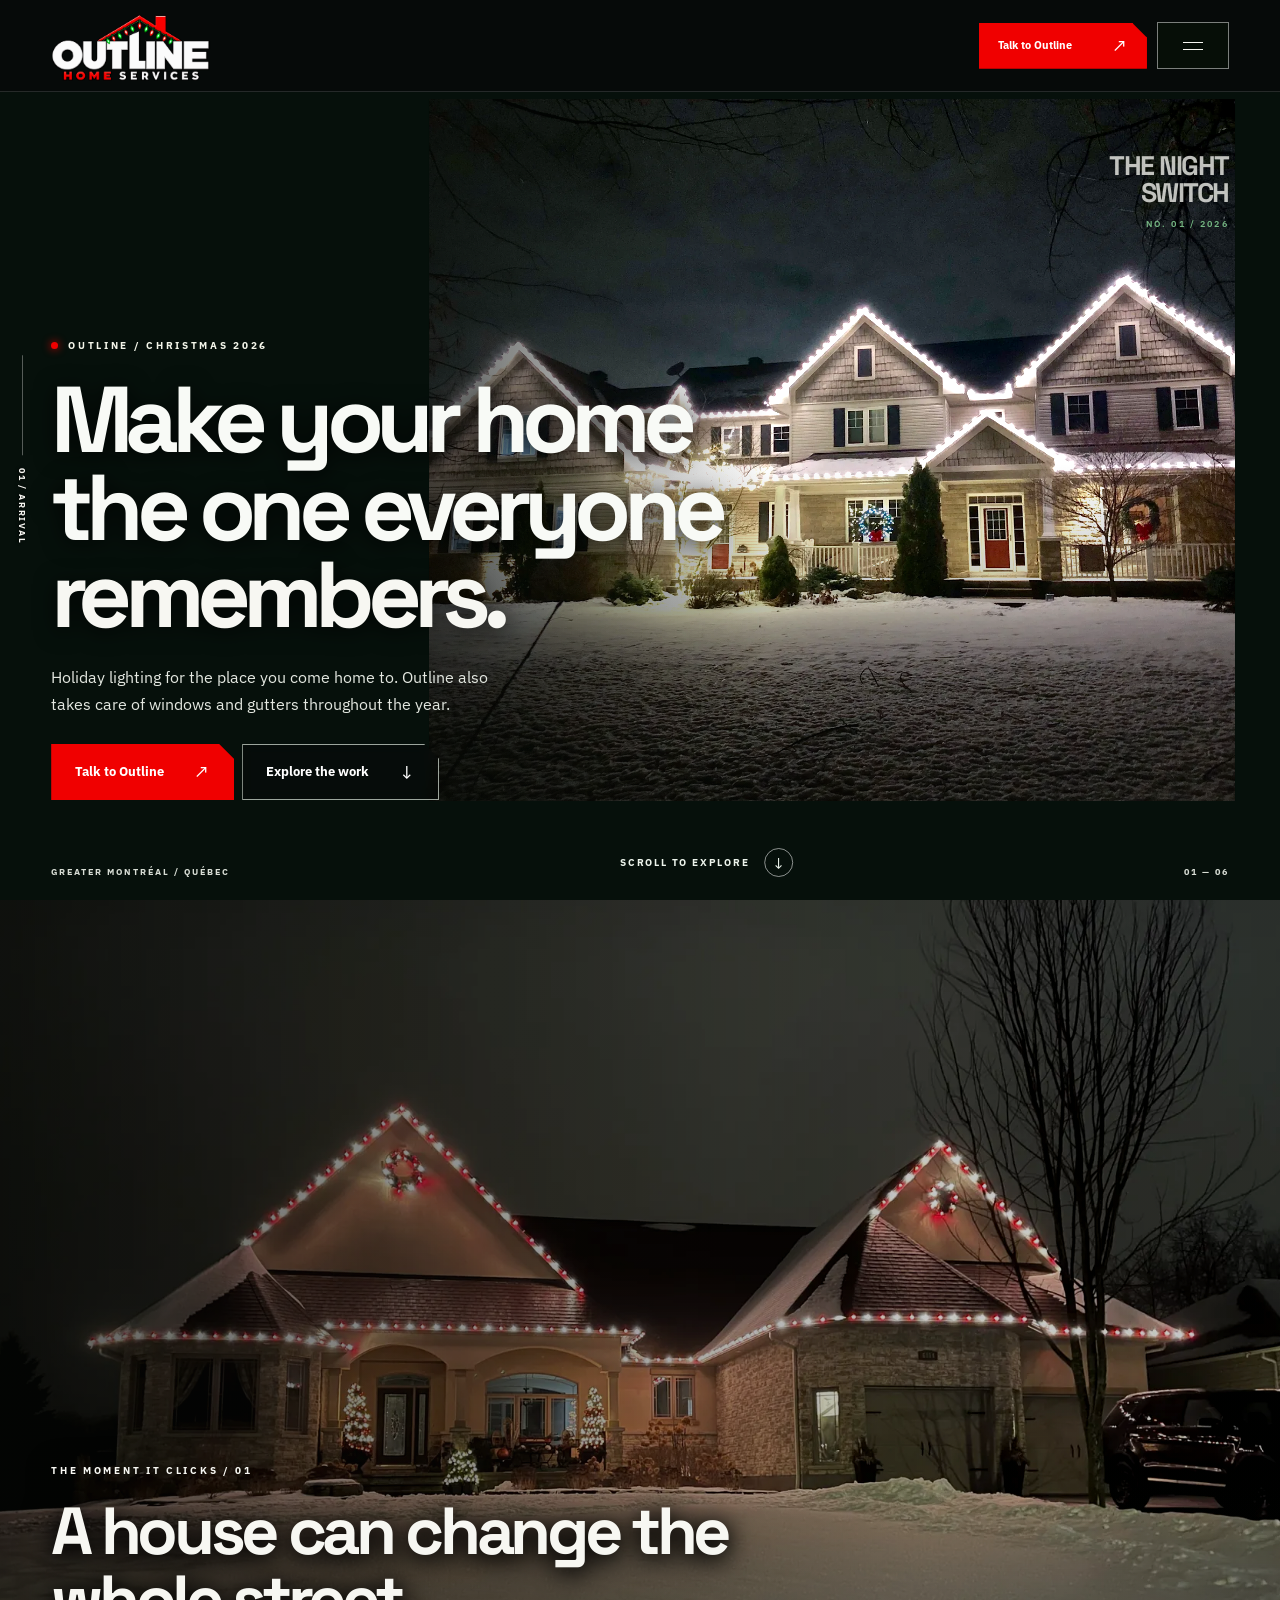
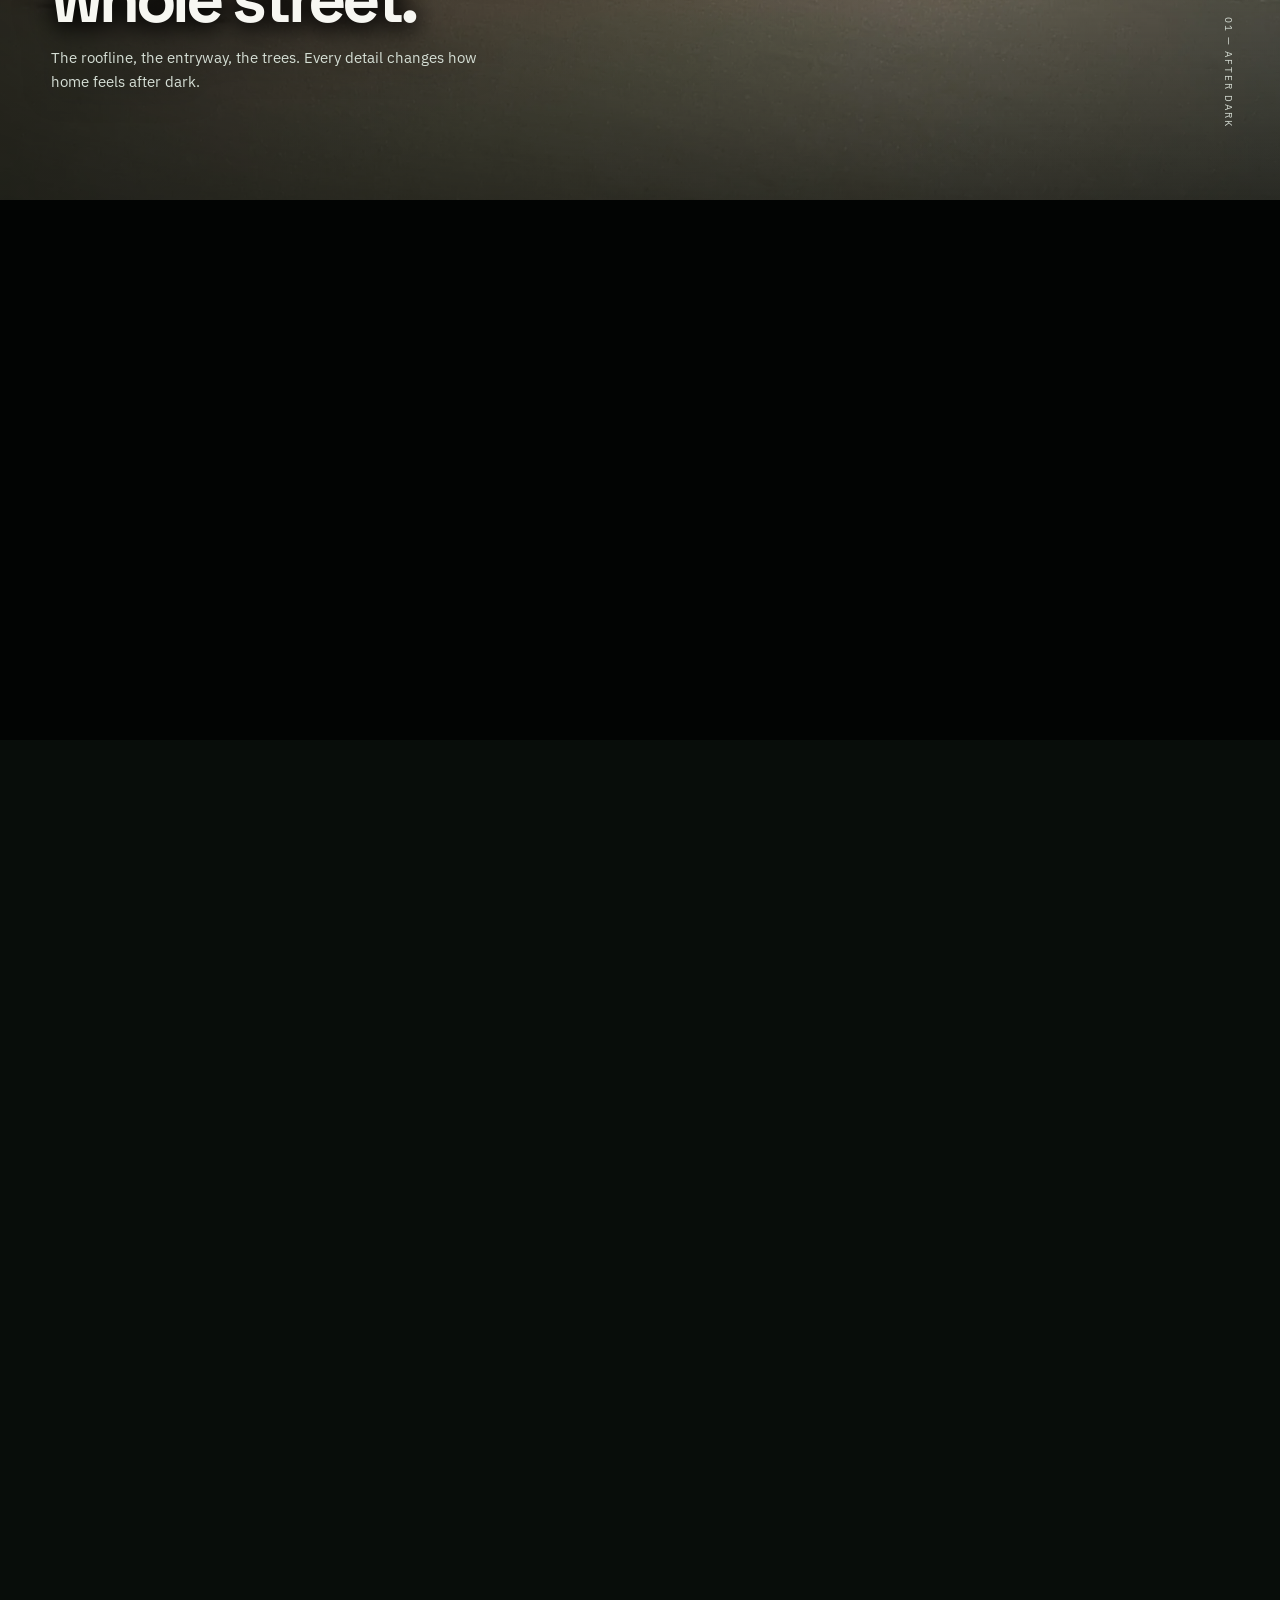
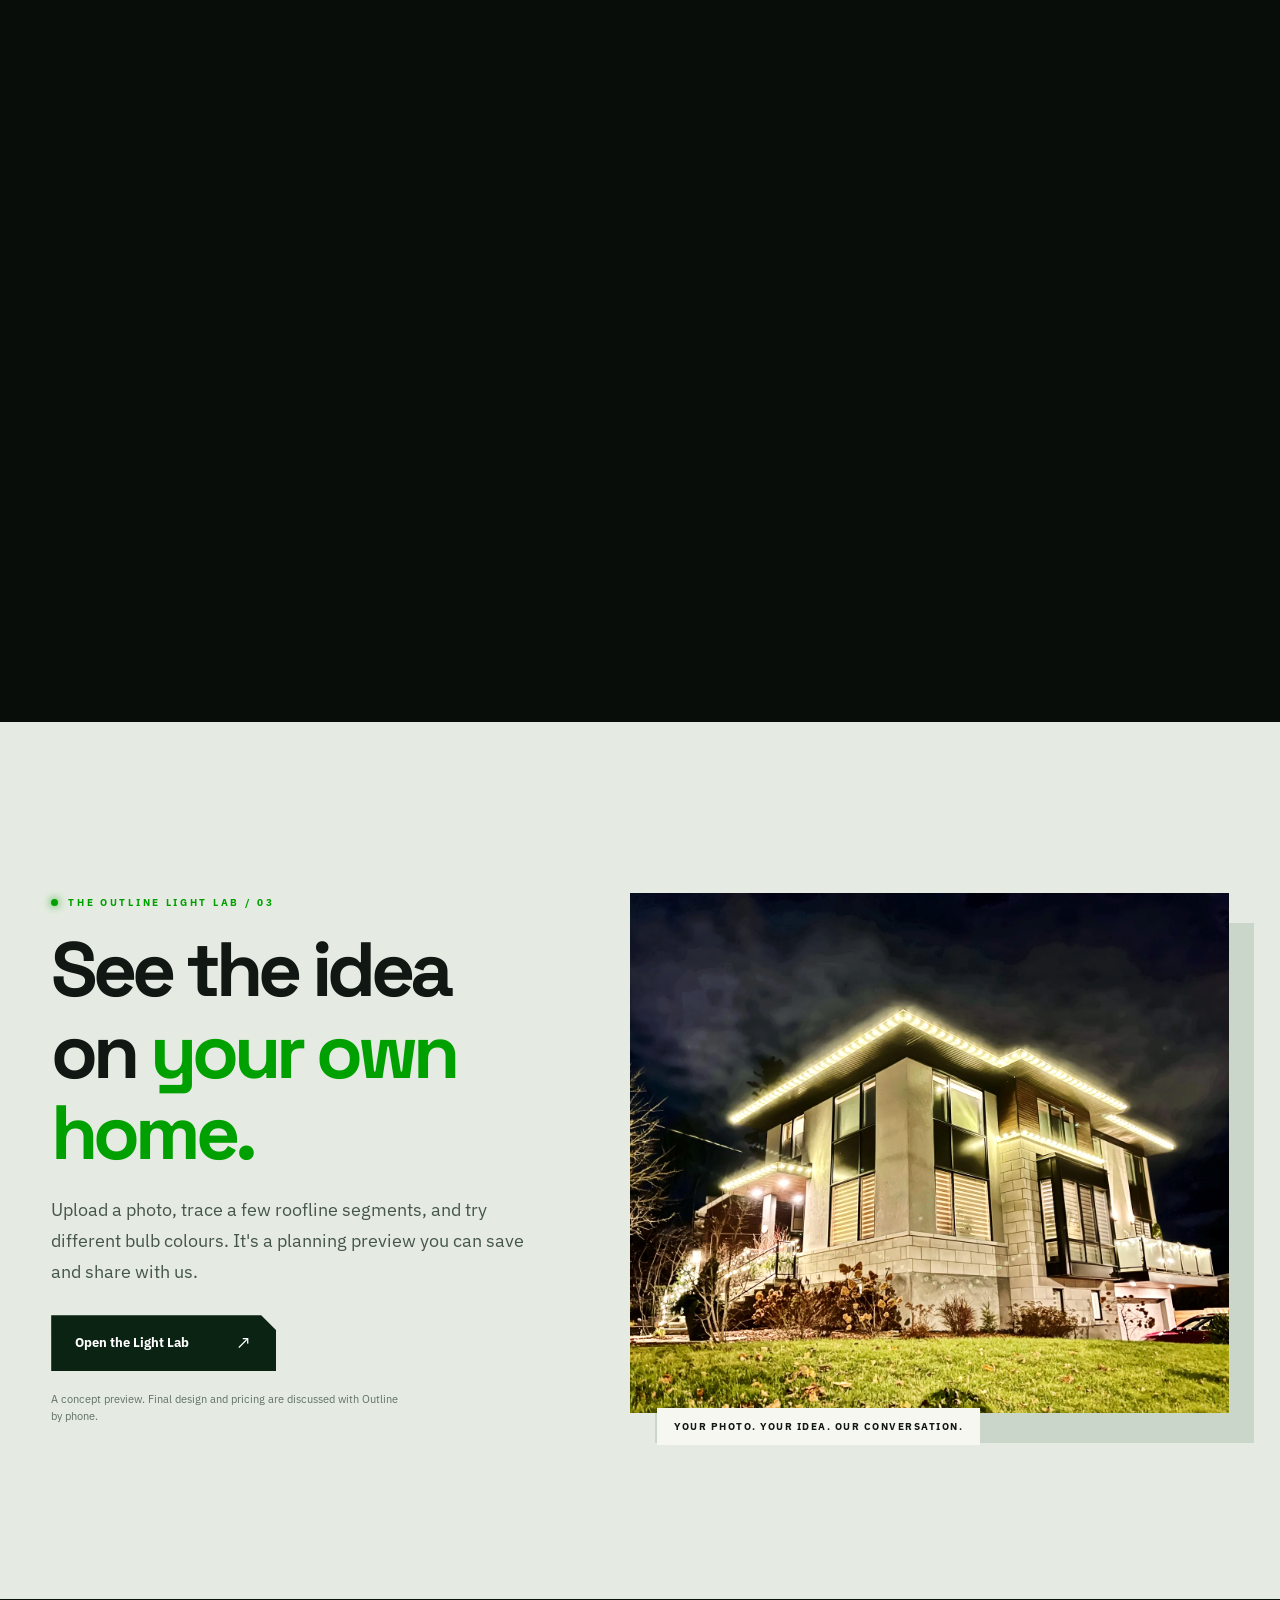
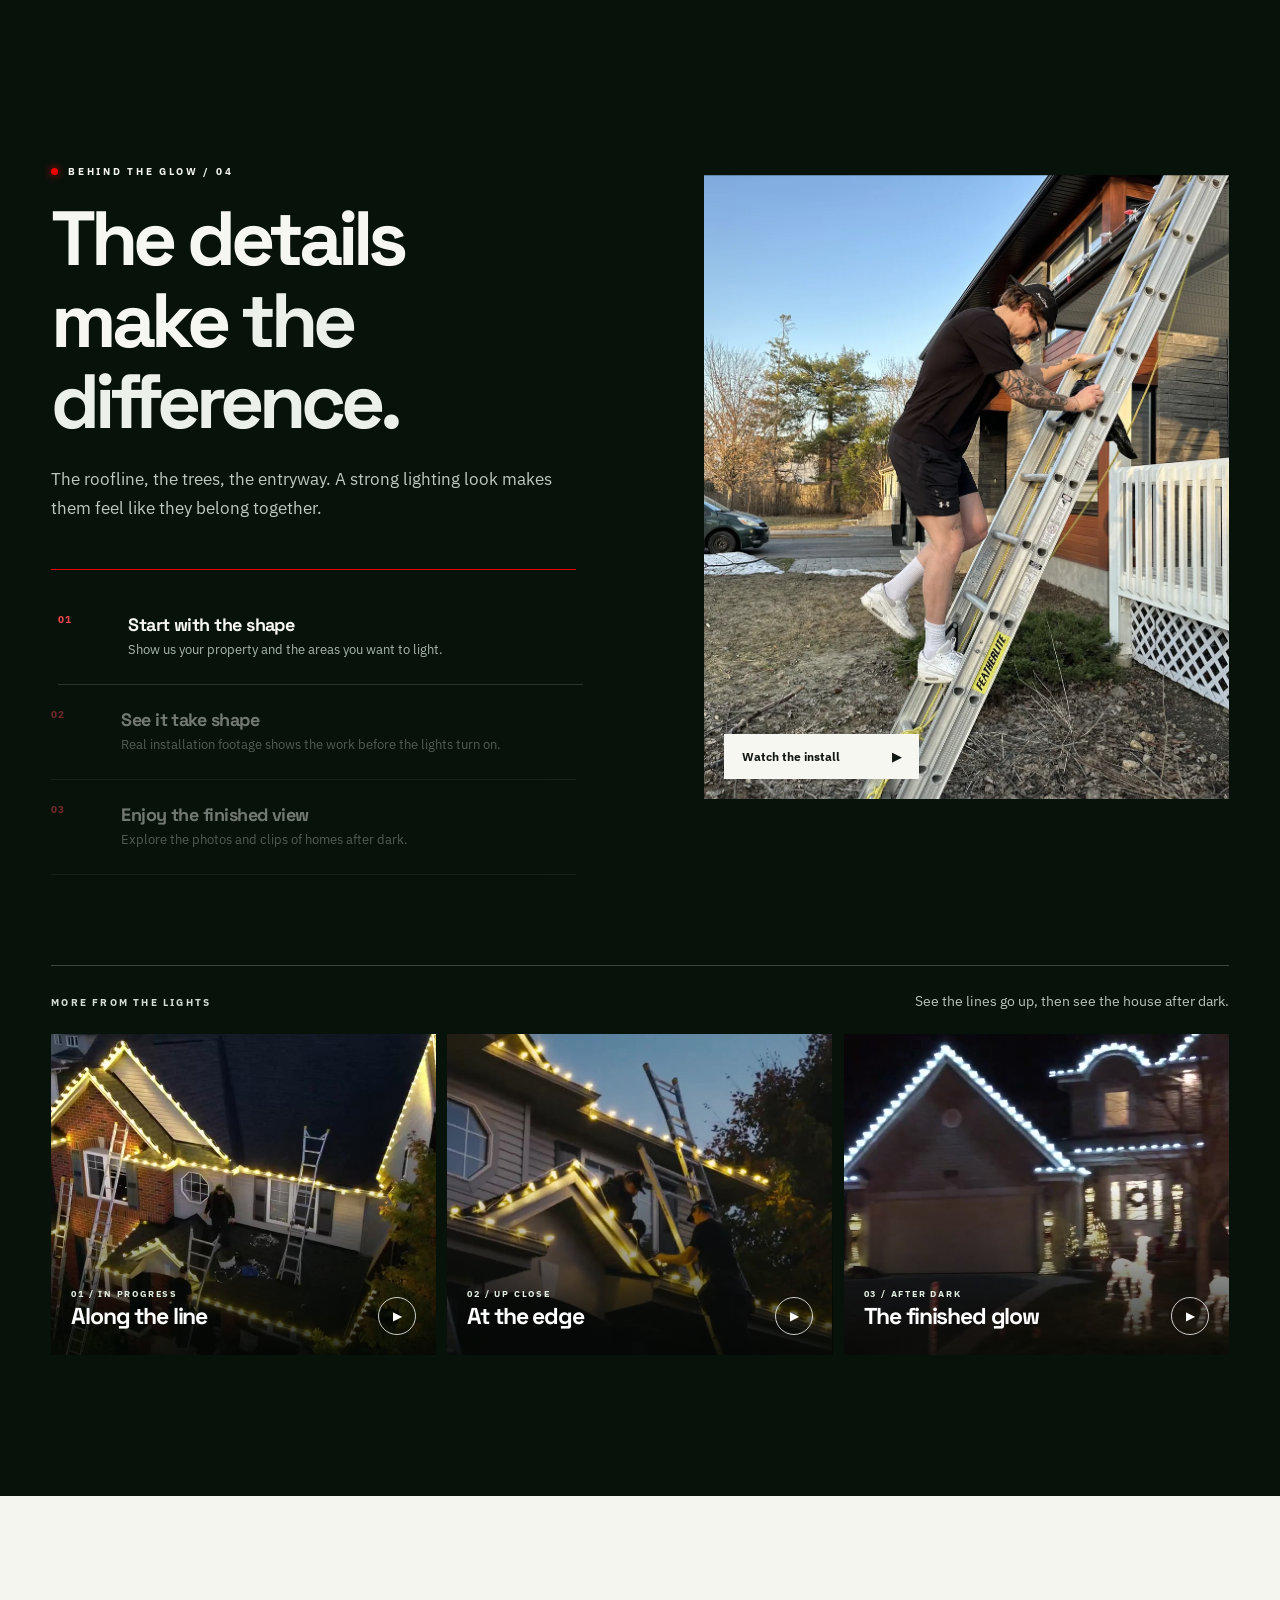
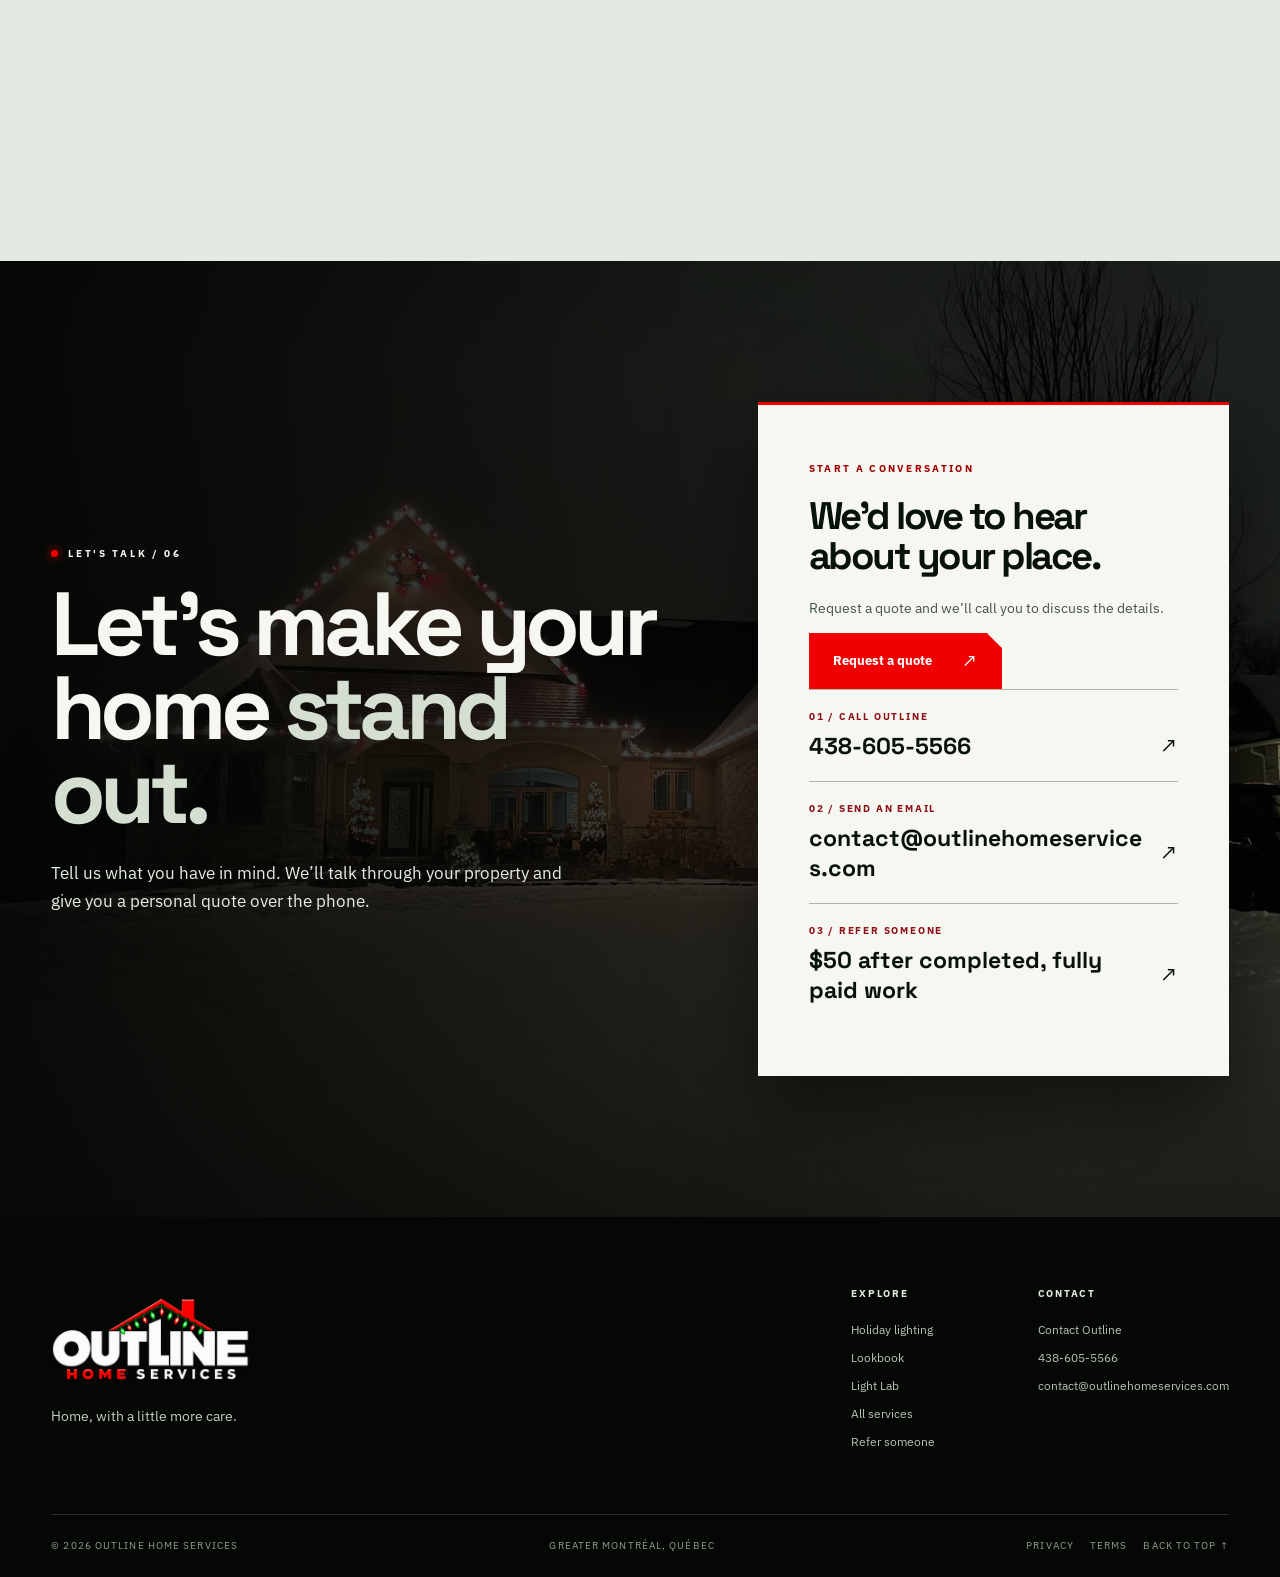
<file: CleanXCrew Website/index.html>
<!doctype html>
<html lang="en">
<head>
  <meta charset="utf-8">
  <meta name="viewport" content="width=device-width, initial-scale=1">
  <meta name="theme-color" content="#080a09">
  <meta name="description" content="Holiday lighting and home services in Greater Montréal. Explore real lighting work, try the Outline Light Lab, and get in touch with Outline.">
  <meta property="og:type" content="website">
  <meta property="og:title" content="Outline Home Services | Make your home the one everyone remembers">
  <meta property="og:description" content="Holiday lighting, window cleaning, and gutter cleaning by Outline Home Services.">
  <meta property="og:image" content="https://www.outlinehomeservices.com/assets/holiday/photo-009.webp">
  <link rel="canonical" href="https://www.outlinehomeservices.com/">
  <link rel="icon" href="favicon.svg" type="image/svg+xml">
  <link rel="apple-touch-icon" href="apple-touch-icon.png">
  <link rel="preload" as="image" href="assets/holiday/photo-009.webp" fetchpriority="high">
  <link rel="preconnect" href="https://fonts.googleapis.com">
  <link rel="preconnect" href="https://fonts.gstatic.com" crossorigin>
  <link href="https://fonts.googleapis.com/css2?family=IBM+Plex+Sans:wght@400;500;600;700&family=Space+Grotesk:wght@400;500;600;700&display=swap" rel="stylesheet">
  <link rel="stylesheet" href="styles.css">
  <link rel="stylesheet" href="night-switch.css">
  <title>Outline Home Services | Christmas Lighting in Montréal</title>
  <script>
    !function(f,b,e,v,n,t,s){if(f.fbq)return;n=f.fbq=function(){n.callMethod?n.callMethod.apply(n,arguments):n.queue.push(arguments)};if(!f._fbq)f._fbq=n;n.push=n;n.loaded=!0;n.version='2.0';n.queue=[];t=b.createElement(e);t.async=!0;t.src=v;s=b.getElementsByTagName(e)[0];s.parentNode.insertBefore(t,s)}(window,document,'script','https://connect.facebook.net/en_US/fbevents.js');fbq('init','1659563325173464');fbq('track','PageView');
  </script>
</head>
<body>
  <a class="skip-link" href="#main">Skip to content</a>
  <div class="intro-screen" id="intro-screen" hidden role="dialog" aria-modal="true" aria-label="Outline Christmas introduction">
    <div class="intro-window"></div>
    <div class="intro-center">
      <img src="assets/outline-christmas-exact.png" width="1774" height="887" alt="Outline Home Services Christmas logo">
      <p>Make the season yours.</p>
    </div>
    <button type="button" id="skip-intro" class="intro-skip">Skip intro <span aria-hidden="true">↗</span></button>
  </div>

<header class="site-header" id="site-header">
    <nav class="site-nav frame" aria-label="Main navigation">
      <a href="#top" class="site-brand" aria-label="Outline Home Services, home"><img src="assets/outline-christmas-exact.png" width="1774" height="887" alt="Outline Home Services"></a>
      <div class="nav-links" id="nav-links"><a href="#holiday">The moment</a><a href="#lookbook">The lookbook</a><a href="light-lab.html">Light Lab</a><a href="#services">Services</a><a href="#about">About</a><a href="referrals.html">Refer</a></div>
      <div class="nav-actions"><a href="#contact" class="nav-quote button button-red">Talk to Outline <span aria-hidden="true">↗</span></a><button class="menu-toggle" id="menu-toggle" type="button" aria-controls="full-menu" aria-expanded="false" aria-label="Open menu"><span></span><span></span><b>Menu</b></button></div>
    </nav>
  </header>
  <div class="full-menu" id="full-menu" hidden role="dialog" aria-modal="true" aria-label="Outline site menu">
    <div class="menu-top frame"><img src="assets/outline-christmas-exact.png" width="1774" height="887" alt="Outline Home Services"><button type="button" id="menu-close" aria-label="Close menu">Close <span aria-hidden="true">×</span></button></div>
    <div class="menu-body frame"><nav aria-label="Explore Outline"><a href="#holiday" data-preview="assets/holiday/photo-035.webp"><span>01</span><strong>The moment</strong><b aria-hidden="true">↗</b></a><a href="#lookbook" data-preview="assets/holiday/photo-067.webp"><span>02</span><strong>The lookbook</strong><b aria-hidden="true">↗</b></a><a href="light-lab.html" data-preview="assets/holiday/photo-016.webp"><span>03</span><strong>Light Lab</strong><b aria-hidden="true">↗</b></a><a href="#services" data-preview="assets/services/window-cleaning.webp"><span>04</span><strong>Services</strong><b aria-hidden="true">↗</b></a><a href="#about" data-preview="assets/holiday/photo-038.webp"><span>05</span><strong>About Outline</strong><b aria-hidden="true">↗</b></a><a href="#contact" data-preview="assets/holiday/photo-009.webp"><span>06</span><strong>Talk to Outline</strong><b aria-hidden="true">↗</b></a><a href="referrals.html" data-preview="assets/holiday/photo-035.webp"><span>07</span><strong>Refer someone</strong><b aria-hidden="true">↗</b></a></nav><div class="menu-aside"><div class="menu-preview"><img id="menu-preview-image" src="assets/holiday/photo-035.webp" alt="Holiday lights on a home"></div><p>OUTLINE / CHRISTMAS 2026</p><button type="button" id="replay-intro">Replay the opening <span aria-hidden="true">↗</span></button></div></div>
    <div class="menu-foot frame"><span>GREATER MONTRÉAL</span><a href="tel:+14386055566">438-605-5566</a></div>
  </div>
  <div class="story-progress" aria-hidden="true"><span class="story-progress-track"><i id="story-progress-fill"></i></span><span id="story-progress-label">01 / ARRIVAL</span></div>

  <main id="main">
    <section class="hero" id="top" aria-labelledby="hero-title">
      <div class="hero-visual"><img class="hero-image" src="assets/holiday/photo-009.webp" width="1800" height="1350" alt="Home outlined in warm white holiday lights after dark" fetchpriority="high"><div class="hero-shade"></div></div>
      <div class="hero-issue" aria-hidden="true">THE NIGHT<br>SWITCH <span>NO. 01 / 2026</span></div>
      <div class="frame hero-content"><p class="eyebrow"><span class="red-point"></span> Outline / Christmas 2026</p><h1 id="hero-title"><span class="hero-line">Make your home</span><span class="hero-line">the one everyone</span><span class="hero-line hero-last">remembers.</span></h1><p class="hero-lead">Holiday lighting for the place you come home to. Outline also takes care of windows and gutters throughout the year.</p><div class="hero-actions"><a href="#contact" class="button button-red">Talk to Outline <span aria-hidden="true">↗</span></a><a href="#lookbook" class="button button-ghost">Explore the work <span aria-hidden="true">↓</span></a></div></div>
      <div class="hero-footer frame"><span>GREATER MONTRÉAL / QUÉBEC</span><a href="#holiday" class="scene-cue" aria-label="Scroll to holiday lighting"><span>Scroll to explore</span><b aria-hidden="true">↓</b></a><span>01 — 06</span></div>
    </section>

    <section class="light-scene" id="holiday" aria-labelledby="scene-title">
      <div class="scene-stage">
        <img src="assets/holiday/photo-035.webp" width="1800" height="1350" alt="Home with red and warm white holiday lights in the snow" loading="lazy">
        <div class="scene-scrim"></div>
        <div class="scene-copy frame"><p class="eyebrow">The moment it clicks / 01</p><h2 id="scene-title">A house can change the whole street.</h2><p>The roofline, the entryway, the trees. Every detail changes how home feels after dark.</p></div>
        <span class="scene-number">01 — after dark</span>
      </div>
    </section>

    <section class="lookbook section-space" id="lookbook" aria-labelledby="lookbook-title">
      <div class="frame">
        <div class="section-heading"><p class="eyebrow"><span class="red-point"></span> The lighting lookbook / 02</p><h2 id="lookbook-title">Choose your kind <span>of Christmas.</span></h2><p>Real homes, real lights. Pick a look to explore the photos, then open any frame for a closer view.</p></div>
        <div class="look-tabs" role="group" aria-label="Filter lighting looks"><button type="button" class="look-tab active" data-look="all" aria-pressed="true">All looks <span>18</span></button><button type="button" class="look-tab" data-look="warm" aria-pressed="false">Warm white</button><button type="button" class="look-tab" data-look="classic" aria-pressed="false">Classic Christmas</button><button type="button" class="look-tab" data-look="colour" aria-pressed="false">Colourful</button></div>
        <div class="reel-head"><div><span>THE SELECTED FRAMES / 05</span><p>Move through the light, one scene at a time.</p></div><div class="reel-controls"><span id="reel-position">01 / 05</span><button type="button" id="reel-prev" aria-label="Previous featured frame">←</button><button type="button" id="reel-next" aria-label="Next featured frame">→</button></div></div>
        <div class="featured-reel" id="featured-reel" aria-label="Featured lighting scenes" tabindex="0">
          <button type="button" class="look-card reel-card feature" data-look="classic" data-image="assets/holiday/photo-067.webp" data-caption="Red and green along the roofline" aria-label="View red and green roofline photo"><img src="assets/holiday/photo-067.webp" alt="Red and green lights tracing a home's roofline" loading="lazy"><span class="look-caption"><small>01 / Classic Christmas</small>Red and green, right on the line <b>↗</b></span></button>
          <button type="button" class="look-card reel-card wide" data-look="warm" data-image="assets/holiday/photo-009.webp" data-caption="Warm white lights across a winter home" aria-label="View winter home photo"><img src="assets/holiday/photo-009.webp" alt="Wide winter home with warm white rooflines" loading="lazy"><span class="look-caption"><small>05 / Warm white</small>One long, clean line <b>↗</b></span></button>
          <button type="button" class="look-card reel-card video-card wide" data-look="all" data-video="assets/holiday/film-07.mp4" data-caption="A lit home after dark" aria-label="Play video of a lit home"><video muted playsinline preload="none" poster="assets/holiday/poster-07.jpg"><source src="assets/holiday/film-07.mp4" type="video/mp4"></video><span class="video-play" aria-hidden="true">▶</span><span class="look-caption"><small>In motion / After dark</small>See the whole home come alive <b>↗</b></span></button>
          <button type="button" class="look-card reel-card" data-look="colour" data-image="assets/holiday/photo-003.webp" data-caption="Colourful holiday lighting across a home" aria-label="View colourful lighting photo"><img src="assets/holiday/photo-003.webp" alt="Home illuminated in colourful holiday lights" loading="lazy"><span class="look-caption"><small>04 / Colourful</small>Go all in <b>↗</b></span></button>
          <button type="button" class="look-card reel-card tall" data-look="warm" data-image="assets/holiday/photo-065.webp" data-caption="Tree wrapped in warm lights" aria-label="View lit tree photo"><img src="assets/holiday/photo-065.webp" alt="Tall tree covered with warm holiday lights" loading="lazy"><span class="look-caption"><small>03 / Warm white</small>Every branch matters <b>↗</b></span></button>
        </div>
        <details class="look-archive" id="look-archive"><summary>Explore the full archive <span>13 more scenes <b aria-hidden="true">↗</b></span></summary><div class="look-grid" id="look-grid">
          <button type="button" class="look-card" data-look="warm" data-image="assets/holiday/photo-058.webp" data-caption="Warm white lighting at the curb" aria-label="View warm white home photo"><img src="assets/holiday/photo-058.webp" alt="Warm white roofline lighting on a home" loading="lazy"><span class="look-caption"><small>02 / Warm white</small>A warm welcome <b>↗</b></span></button>
          <button type="button" class="look-card" data-look="classic" data-image="assets/holiday/photo-044.webp" data-caption="Red and green on a roofline" aria-label="View classic roofline photo"><img src="assets/holiday/photo-044.webp" alt="Red and green bulbs tracing a roofline" loading="lazy"><span class="look-caption"><small>06 / Classic Christmas</small>Colour with purpose <b>↗</b></span></button>
          <button type="button" class="look-card" data-look="warm" data-image="assets/holiday/photo-016.webp" data-caption="Modern home with a crisp lit roofline" aria-label="View modern home photo"><img src="assets/holiday/photo-016.webp" alt="Modern home with a bright white roofline" loading="lazy"><span class="look-caption"><small>07 / Warm white</small>Sharp from every angle <b>↗</b></span></button>
          <button type="button" class="look-card" data-look="colour" data-image="assets/holiday/photo-036.webp" data-caption="Colourful lights at blue hour" aria-label="View blue hour lighting photo"><img src="assets/holiday/photo-036.webp" alt="Colourful lights on a home at blue hour" loading="lazy"><span class="look-caption"><small>08 / Colourful</small>Colour after dark <b>↗</b></span></button>
          <button type="button" class="look-card" data-look="classic" data-image="assets/holiday/photo-025.webp" data-caption="Holiday colours across home and trees" aria-label="View classic holiday photo"><img src="assets/holiday/photo-025.webp" alt="Red, green, and white lights across a property" loading="lazy"><span class="look-caption"><small>09 / Classic Christmas</small>Beyond the roofline <b>↗</b></span></button>
          <button type="button" class="look-card tall" data-look="warm" data-image="assets/holiday/photo-020.webp" data-caption="Warm white tree lighting" aria-label="View warm lit tree photo"><img src="assets/holiday/photo-020.webp" alt="Tree full of warm white holiday bulbs" loading="lazy"><span class="look-caption"><small>10 / Warm white</small>Light in every branch <b>↗</b></span></button>
          <button type="button" class="look-card" data-look="colour" data-image="assets/holiday/photo-064.webp" data-caption="Colourful roofline lights" aria-label="View colourful roofline photo"><img src="assets/holiday/photo-064.webp" alt="Colourful roofline lights on a home" loading="lazy"><span class="look-caption"><small>11 / Colourful</small>A little more colour <b>↗</b></span></button>
          <button type="button" class="look-card" data-look="warm" data-image="assets/holiday/photo-014.webp" data-caption="Warm lighting across a home" aria-label="View warm lit home photo"><img src="assets/holiday/photo-014.webp" alt="Large home with warm white holiday lights" loading="lazy"><span class="look-caption"><small>12 / Warm white</small>A house-wide glow <b>↗</b></span></button>
          <button type="button" class="look-card" data-look="classic" data-image="assets/holiday/photo-035.webp" data-caption="Red and white lighting in the snow" aria-label="View snowy holiday home photo"><img src="assets/holiday/photo-035.webp" alt="Home with red and white holiday lights in snow" loading="lazy"><span class="look-caption"><small>13 / Classic Christmas</small>Snow and a little red <b>↗</b></span></button>
          <button type="button" class="look-card" data-look="warm" data-image="assets/holiday/photo-056.webp" data-caption="Warm white lights on a full property" aria-label="View full property photo"><img src="assets/holiday/photo-056.webp" alt="Property outlined in warm white lights" loading="lazy"><span class="look-caption"><small>14 / Warm white</small>The whole view <b>↗</b></span></button>
          <button type="button" class="look-card" data-look="colour" data-image="assets/holiday/photo-070.webp" data-caption="Blue and white home lighting" aria-label="View blue and white home photo"><img src="assets/holiday/photo-070.webp" alt="Home with blue and white holiday lights" loading="lazy"><span class="look-caption"><small>15 / Colourful</small>Blue for the night <b>↗</b></span></button>
          <button type="button" class="look-card" data-look="classic" data-image="assets/holiday/photo-066.webp" data-caption="Classic Christmas lighting at the curb" aria-label="View classic Christmas lighting photo"><img src="assets/holiday/photo-066.webp" alt="Home with red and green holiday lighting" loading="lazy"><span class="look-caption"><small>16 / Classic Christmas</small>A Christmas classic <b>↗</b></span></button>
          <button type="button" class="look-card video-card wide" data-look="all" data-video="assets/holiday/film-11.mp4" data-caption="Trees glowing after dark" aria-label="Play video of lit trees"><video muted playsinline preload="none" poster="assets/holiday/poster-11.jpg"><source src="assets/holiday/film-11.mp4" type="video/mp4"></video><span class="video-play" aria-hidden="true">▶</span><span class="look-caption"><small>In motion / The finished view</small>Stay for the glow <b>↗</b></span></button>
        </div></details>
        <p class="look-footnote">The photos show actual lighting scenes. The filters only select images; they don't recolour them.</p>
      </div>
    </section>

    <section class="lab-promo section-space" id="light-lab" aria-labelledby="lab-promo-title"><div class="frame lab-promo-grid"><div class="lab-promo-copy"><p class="eyebrow"><span class="green-point"></span> The Outline Light Lab / 03</p><h2 id="lab-promo-title">See the idea on <span>your own home.</span></h2><p>Upload a photo, trace a few roofline segments, and try different bulb colours. It's a planning preview you can save and share with us.</p><a href="light-lab.html" class="button button-dark">Open the Light Lab <span aria-hidden="true">↗</span></a><p class="lab-note">A concept preview. Final design and pricing are discussed with Outline by phone.</p></div><div class="lab-promo-art" aria-hidden="true"><div class="lab-art-photo"><img src="assets/holiday/photo-016.webp" alt="" loading="lazy"></div><span class="lab-art-label">Your photo. Your idea. Our conversation.</span></div></div></section>

    <section class="details section-space" id="details" aria-labelledby="details-title"><div class="frame details-grid"><div class="details-main"><p class="eyebrow"><span class="red-point"></span> Behind the glow / 04</p><h2 id="details-title">The details make <span>the difference.</span></h2><p>The roofline, the trees, the entryway. A strong lighting look makes them feel like they belong together.</p><div class="detail-rule" aria-hidden="true"><span></span></div><div class="detail-moments"><div><b>01</b><h3>Start with the shape</h3><p>Show us your property and the areas you want to light.</p></div><div><b>02</b><h3>See it take shape</h3><p>Real installation footage shows the work before the lights turn on.</p></div><div><b>03</b><h3>Enjoy the finished view</h3><p>Explore the photos and clips of homes after dark.</p></div></div></div><div class="details-media"><img src="assets/holiday/photo-038.webp" width="900" height="1200" alt="Holiday lights being installed along a house roofline" loading="lazy"><button type="button" class="detail-film" data-video="assets/holiday/film-02.mp4" data-caption="Holiday lighting installation in progress">Watch the install <span aria-hidden="true">▶</span></button></div></div>
      <div class="frame film-strip" aria-label="Holiday lighting in motion">
        <div class="film-strip-head"><span>MORE FROM THE LIGHTS</span><p>See the lines go up, then see the house after dark.</p></div>
        <div class="film-strip-grid">
          <button type="button" class="film-strip-card" data-video="assets/holiday/film-03.mp4" data-caption="Lighting along a home roofline during installation" aria-label="Play overhead roofline installation clip"><video muted playsinline preload="none" poster="assets/holiday/poster-03.jpg"><source src="assets/holiday/film-03.mp4" type="video/mp4"></video><span><small>01 / IN PROGRESS</small>Along the line <b>▶</b></span></button>
          <button type="button" class="film-strip-card" data-video="assets/holiday/film-04.mp4" data-caption="Installers working on a lit roofline" aria-label="Play roofline installation clip"><video muted playsinline preload="none" poster="assets/holiday/poster-04.jpg"><source src="assets/holiday/film-04.mp4" type="video/mp4"></video><span><small>02 / UP CLOSE</small>At the edge <b>▶</b></span></button>
          <button type="button" class="film-strip-card" data-video="assets/holiday/film-10.mp4" data-caption="A home glowing with holiday lighting after dark" aria-label="Play finished lighting clip"><video muted playsinline preload="none" poster="assets/holiday/poster-10.jpg"><source src="assets/holiday/film-10.mp4" type="video/mp4"></video><span><small>03 / AFTER DARK</small>The finished glow <b>▶</b></span></button>
        </div>
      </div>
    </section>

    <section class="services section-space" id="services" aria-labelledby="services-title"><div class="frame"><div class="section-heading light-heading"><p class="eyebrow"><span class="red-point"></span> All services / 05</p><h2 id="services-title">One name for the things <span>that make home feel right.</span></h2><p>Christmas takes centre stage. Outline is here for more than one season.</p></div><div class="service-grid"><article class="service-card holiday-service"><div class="service-visual"><img src="assets/holiday/photo-016.webp" alt="Home with a lit roofline" loading="lazy"></div><div class="service-content"><span>01 / Holiday</span><h3>Holiday Lighting</h3><p>Lights that follow the shape of your home.</p><a href="#contact">Ask about lighting <span aria-hidden="true">↗</span></a></div></article><article class="service-card"><div class="service-visual"><img src="assets/services/window-cleaning.webp" alt="Window cleaning at a home" loading="lazy"></div><div class="service-content"><span>02 / Windows</span><h3>Interior &amp; Exterior Window Cleaning</h3><p>Clearer glass and a brighter view.</p><a href="#contact">Ask about windows <span aria-hidden="true">↗</span></a></div></article><article class="service-card"><div class="service-visual graphic-visual gutter-graphic" aria-hidden="true"><svg viewBox="0 0 600 400"><path d="M70 120 300 72 530 120M100 135v80q0 60 200 60t200-60v-80"/><path class="accent" d="M112 185h376"/></svg><span>GUTTER / 03</span></div><div class="service-content"><span>03 / Gutters</span><h3>Gutter Cleaning</h3><p>Keep the edge of your home clear.</p><a href="#contact">Ask about gutters <span aria-hidden="true">↗</span></a></div></article><template data-paused-service="soft-washing"><article class="service-card"><div class="service-visual graphic-visual wash-graphic" aria-hidden="true"><svg viewBox="0 0 600 400"><path d="M130 90v220M130 90h340M470 90v220M130 310h340"/><path class="accent" d="M152 260q70-80 145 0t150 0"/></svg><span>EXTERIOR / 04</span></div><div class="service-content"><span>04 / Exterior</span><h3>Soft Washing</h3><p>Refresh the outside of your home.</p><a href="#contact">Ask about soft washing <span aria-hidden="true">↗</span></a></div></article></template></div></div></section>

    <section class="about section-space" id="about" aria-labelledby="about-title"><div class="frame about-grid"><div><p class="eyebrow"><span class="green-point"></span> About Outline</p><h2 id="about-title">The same eye for detail, <span>through every season.</span></h2></div><div><p>Outline Home Services brings holiday lighting, window cleaning and gutter cleaning under one name. Tell us what needs attention and we'll start with your property.</p><p class="about-area">Serving Greater Montréal. Get in touch and we’ll confirm availability for your area.</p><a href="#contact" class="text-link">Start a conversation <span aria-hidden="true">↗</span></a></div></div></section>

    <section class="contact-section section-space" id="contact" aria-labelledby="contact-title">
      <img class="contact-backdrop" src="assets/holiday/photo-035.webp" alt="" loading="lazy">
      <div class="contact-shade"></div>
      <div class="frame contact-layout">
        <div class="contact-copy">
          <p class="eyebrow"><span class="red-point"></span> Let's talk / 06</p>
          <h2 id="contact-title">Let's make your home <span>stand out.</span></h2>
          <p>Tell us what you have in mind. We’ll talk through your property and give you a personal quote over the phone.</p>
        </div>
        <div class="contact-card">
          <span class="contact-card-kicker">START A CONVERSATION</span>
          <h3>We’d love to hear about your place.</h3>
          <p>Request a quote and we’ll call you to discuss the details.</p><a class="button button-red" href="quote.html">Request a quote <span aria-hidden="true">↗</span></a>
          <a class="contact-method" href="tel:+14386055566"><span>01 / CALL OUTLINE</span><strong>438-605-5566</strong><b aria-hidden="true">↗</b></a>
          <a class="contact-method" href="mailto:contact@outlinehomeservices.com?subject=Outline%20Home%20Services%20inquiry"><span>02 / SEND AN EMAIL</span><strong>contact@outlinehomeservices.com</strong><b aria-hidden="true">↗</b></a>
          <a class="contact-method" href="referrals.html"><span>03 / REFER SOMEONE</span><strong>$50 after completed, fully paid work</strong><b aria-hidden="true">↗</b></a>
        </div>
      </div>
    </section>
  </main>
  <footer class="site-footer"><div class="frame footer-top"><div class="footer-brand"><img src="assets/outline-christmas-exact.png" width="1774" height="887" alt="Outline Home Services"><p>Home, with a little more care.</p></div><div class="footer-links"><div><b>Explore</b><a href="#holiday">Holiday lighting</a><a href="#lookbook">Lookbook</a><a href="light-lab.html">Light Lab</a><a href="#services">All services</a><a href="referrals.html">Refer someone</a></div><div><b>Contact</b><a href="#contact">Contact Outline</a><a href="tel:+14386055566">438-605-5566</a><a href="mailto:contact@outlinehomeservices.com">contact@outlinehomeservices.com</a></div></div></div><div class="frame footer-bottom"><span>© <span id="year">2026</span> Outline Home Services</span><span>Greater Montréal, Québec</span><span><a href="privacy.html">Privacy</a><a href="terms.html">Terms</a><a href="#top">Back to top ↑</a></span></div></footer>
  <dialog id="media-viewer" class="media-viewer" aria-label="Holiday lighting viewer"><button type="button" id="viewer-close" class="viewer-close" aria-label="Close viewer">×</button><button type="button" id="viewer-prev" class="viewer-arrow prev" aria-label="Previous photo">←</button><div class="viewer-stage"><img id="viewer-image" alt="" hidden><video id="viewer-video" controls playsinline hidden></video><p id="viewer-caption"></p></div><button type="button" id="viewer-next" class="viewer-arrow next" aria-label="Next photo">→</button></dialog>
  <script src="script.js" defer></script>
</body>
</html>
</file>
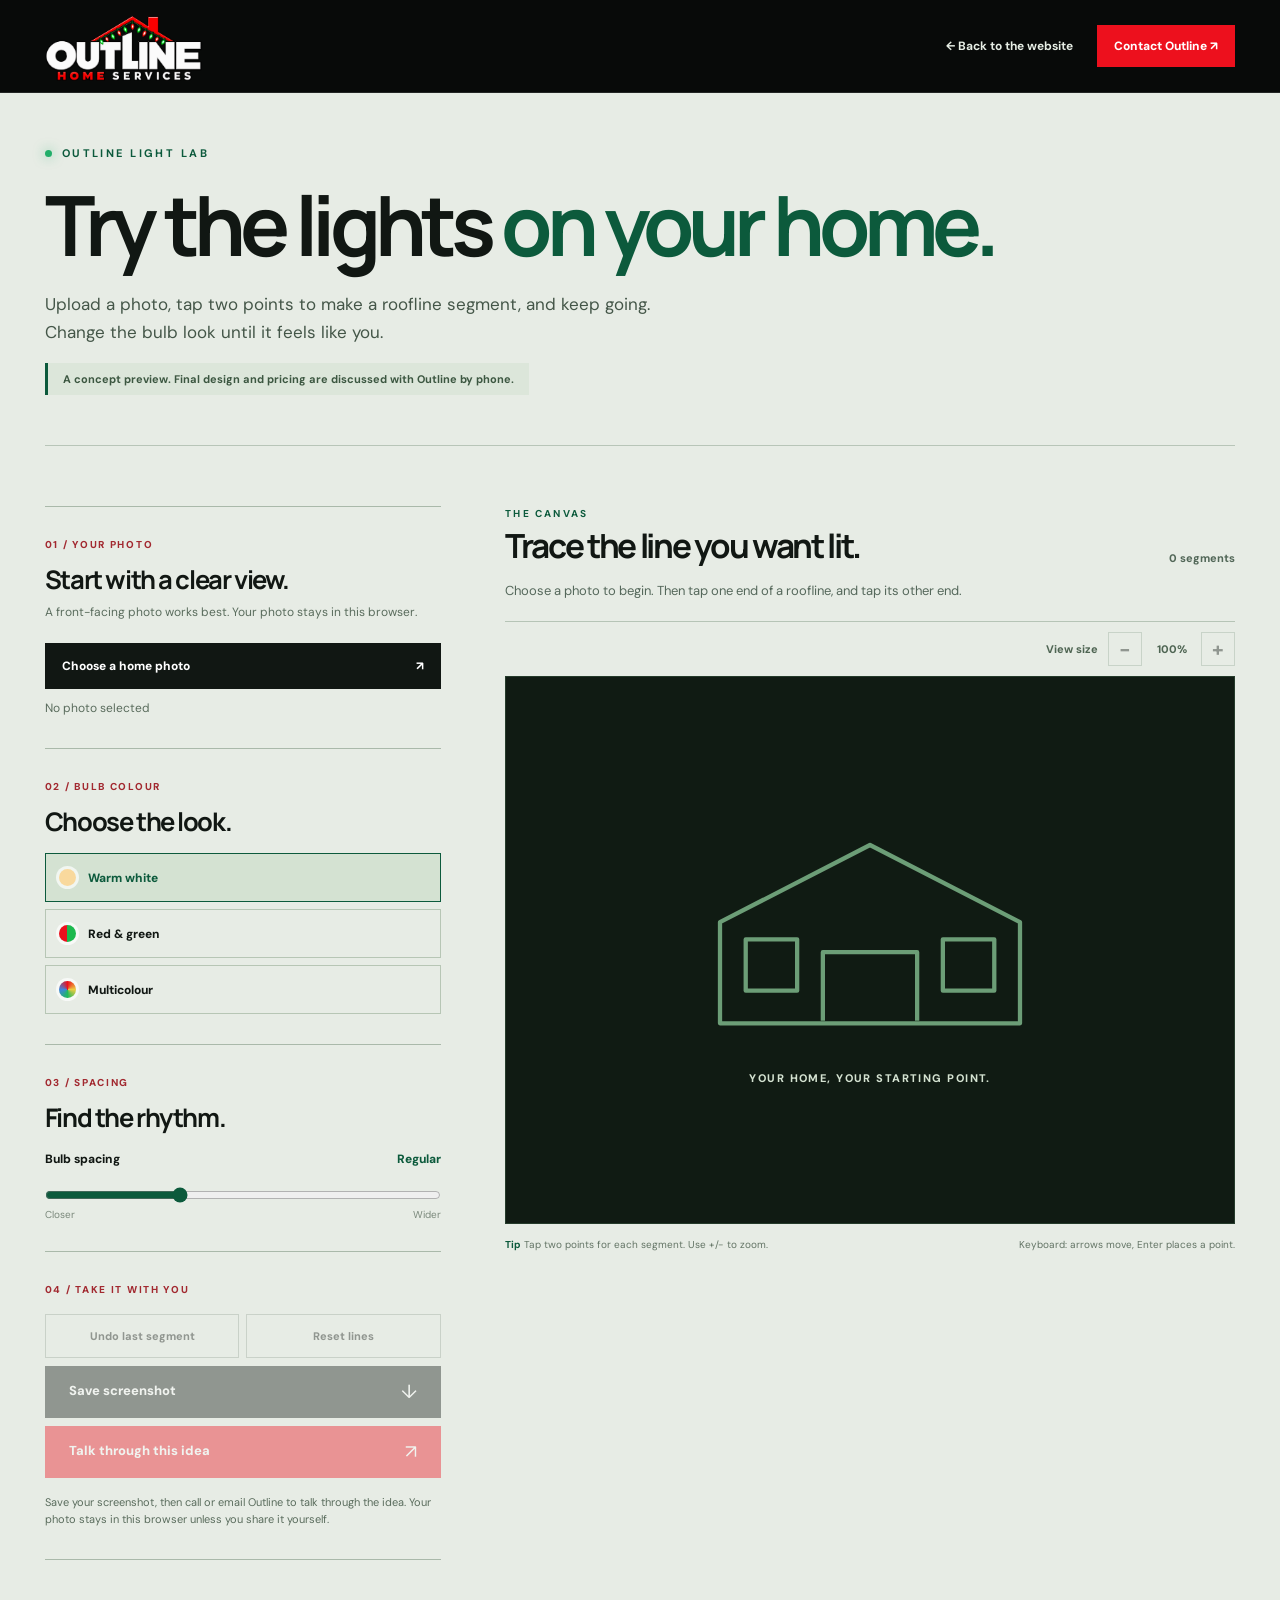
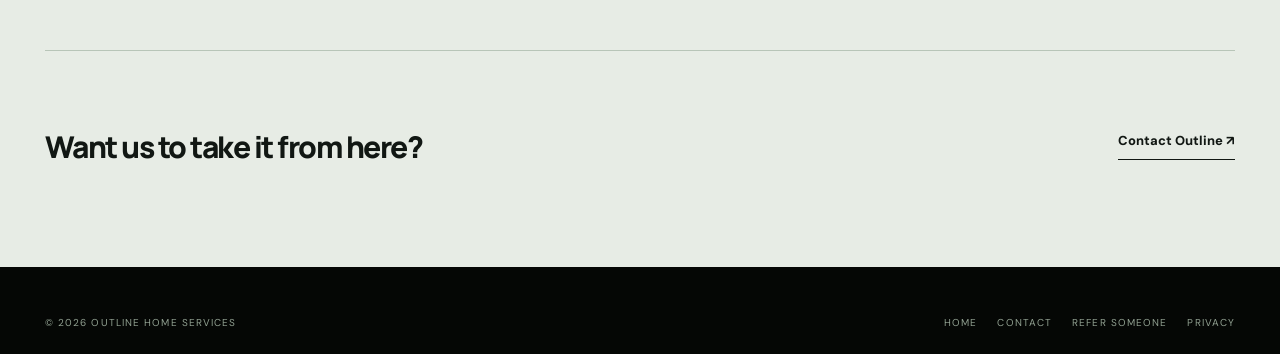
<file: CleanXCrew Website/light-lab.html>
<!doctype html>
<html lang="en">
<head>
  <meta charset="utf-8">
  <meta name="viewport" content="width=device-width, initial-scale=1">
  <meta name="theme-color" content="#080a09">
  <meta name="description" content="Try holiday lighting ideas on a photo of your own home with Outline Light Lab. Save a concept and talk it through with Outline.">
  <link rel="canonical" href="https://www.outlinehomeservices.com/light-lab.html">
  <link rel="icon" href="favicon.svg" type="image/svg+xml">
  <link rel="preconnect" href="https://fonts.googleapis.com">
  <link rel="preconnect" href="https://fonts.gstatic.com" crossorigin>
  <link href="https://fonts.googleapis.com/css2?family=DM+Sans:wght@400;500;600;700&family=Manrope:wght@400;500;600;700;800&display=swap" rel="stylesheet">
  <link rel="stylesheet" href="styles.css">
  <link rel="stylesheet" href="light-lab.css">
  <title>Outline Light Lab | Preview Lights on Your Home</title>
</head>
<body class="lab-page">
  <a class="skip-link" href="#lab-main">Skip to Light Lab</a>
  <header class="site-header scrolled"><nav class="site-nav frame" aria-label="Light Lab navigation"><a class="site-brand" href="index.html" aria-label="Outline Home Services, home"><img src="assets/outline-christmas-exact.png" width="1774" height="887" alt="Outline Home Services"></a><a href="index.html#lookbook" class="lab-back">← Back to the website</a><a href="index.html#contact" class="lab-header-quote">Contact Outline ↗</a></nav></header>
  <main id="lab-main" class="lab-main">
    <div class="frame lab-intro"><p class="eyebrow"><span class="green-point"></span> Outline Light Lab</p><h1>Try the lights <span>on your home.</span></h1><p>Upload a photo, tap two points to make a roofline segment, and keep going. Change the bulb look until it feels like you.</p><div class="lab-disclaimer">A concept preview. Final design and pricing are discussed with Outline by phone.</div></div>
    <div class="frame lab-layout"><aside class="lab-controls" aria-label="Lighting preview controls"><div class="control-block"><span class="control-number">01 / Your photo</span><h2>Start with a clear view.</h2><p>A front-facing photo works best. Your photo stays in this browser.</p><label class="upload-button" for="home-photo">Choose a home photo <span aria-hidden="true">↗</span></label><input id="home-photo" type="file" accept="image/*"><p class="file-name" id="file-name" aria-live="polite">No photo selected</p></div><div class="control-block"><span class="control-number">02 / Bulb colour</span><h2>Choose the look.</h2><div class="lab-styles" role="group" aria-label="Bulb colour"><button type="button" class="lab-style active" data-style="warm" aria-pressed="true"><i class="bulb-swatch warm"></i>Warm white</button><button type="button" class="lab-style" data-style="classic" aria-pressed="false"><i class="bulb-swatch classic"></i>Red &amp; green</button><button type="button" class="lab-style" data-style="colour" aria-pressed="false"><i class="bulb-swatch colour"></i>Multicolour</button></div></div><div class="control-block"><span class="control-number">03 / Spacing</span><h2>Find the rhythm.</h2><label class="spacing-label" for="bulb-spacing">Bulb spacing <output id="spacing-value">Regular</output></label><input id="bulb-spacing" type="range" min="2" max="8" value="4" step="1"><div class="spacing-ends"><span>Closer</span><span>Wider</span></div></div><div class="control-block last"><span class="control-number">04 / Take it with you</span><div class="lab-control-actions"><button type="button" id="lab-undo" disabled>Undo last segment</button><button type="button" id="lab-reset" disabled>Reset lines</button></div><button type="button" class="button button-dark lab-save" id="lab-save" disabled>Save screenshot <span aria-hidden="true">↓</span></button><button type="button" class="button button-red lab-send" id="lab-send" disabled>Talk through this idea <span aria-hidden="true">↗</span></button><p>Save your screenshot, then call or email Outline to talk through the idea. Your photo stays in this browser unless you share it yourself.</p></div></aside>
    <section class="lab-workspace" aria-labelledby="workspace-title"><div class="workspace-head"><div><p class="eyebrow">The canvas</p><h2 id="workspace-title">Trace the line you want lit.</h2></div><span id="segment-count" aria-live="polite">0 segments</span></div><p class="workspace-instruction" id="workspace-instruction">Choose a photo to begin. Then tap one end of a roofline, and tap its other end.</p><div class="zoom-bar"><span>View size</span><button type="button" id="zoom-out" aria-label="Zoom out" disabled>−</button><output id="zoom-value">100%</output><button type="button" id="zoom-in" aria-label="Zoom in" disabled>+</button></div><div class="lab-viewport" id="lab-viewport"><div class="lab-stage" id="lab-stage" tabindex="0" role="img" aria-label="Your home photo and lighting concept; use pointer taps or arrow keys and Enter to place endpoints"><div class="lab-placeholder" id="lab-placeholder"><svg viewBox="0 0 420 270" aria-hidden="true"><path d="M35 125 210 35 385 125v118H35Z"/><path d="M155 240v-80h110v80M65 145h60v60H65Zm230 0h60v60h-60Z"/></svg><span>Your home, your starting point.</span></div><img id="lab-image" alt="Your uploaded home photo" hidden><svg id="lab-svg" class="lab-svg" aria-hidden="true"><g id="lab-lines"></g><g id="lab-pending"></g></svg><span class="keyboard-crosshair" id="keyboard-crosshair" hidden>+</span></div></div><div class="workspace-foot"><span><b>Tip</b> Tap two points for each segment. Use +/− to zoom.</span><span>Keyboard: arrows move, Enter places a point.</span></div></section></div>
    <div class="frame lab-bottom"><p>Want us to take it from here?</p><a href="index.html#contact" class="text-link">Contact Outline ↗</a></div>
  </main>
  <footer class="site-footer"><div class="frame footer-bottom"><span>© 2026 Outline Home Services</span><span><a href="index.html">Home</a><a href="index.html#contact">Contact</a><a href="referrals.html">Refer someone</a><a href="privacy.html">Privacy</a></span></div></footer>
  <dialog id="send-idea-dialog" class="send-idea-dialog" aria-labelledby="send-idea-title"><form method="dialog"><button type="submit" class="send-dialog-close" aria-label="Close">×</button></form><p class="eyebrow"><span class="green-point"></span> Your next step</p><h2 id="send-idea-title">Talk through your idea.</h2><p>Save your screenshot if you’d like to share the look with us. The photo stays on your device until you send it yourself. Call us, or email your name and number and we’ll call you.</p><div class="send-dialog-actions"><button type="button" id="send-idea-cancel" class="button button-outline">Keep designing</button><a href="tel:+14386055566" class="button button-red">Call Outline ↗</a><a href="mailto:contact@outlinehomeservices.com?subject=My%20Outline%20Light%20Lab%20idea" class="button button-dark">Email Outline ↗</a></div></dialog>
  <script src="light-lab.js" defer></script>
</body>
</html>
</file>
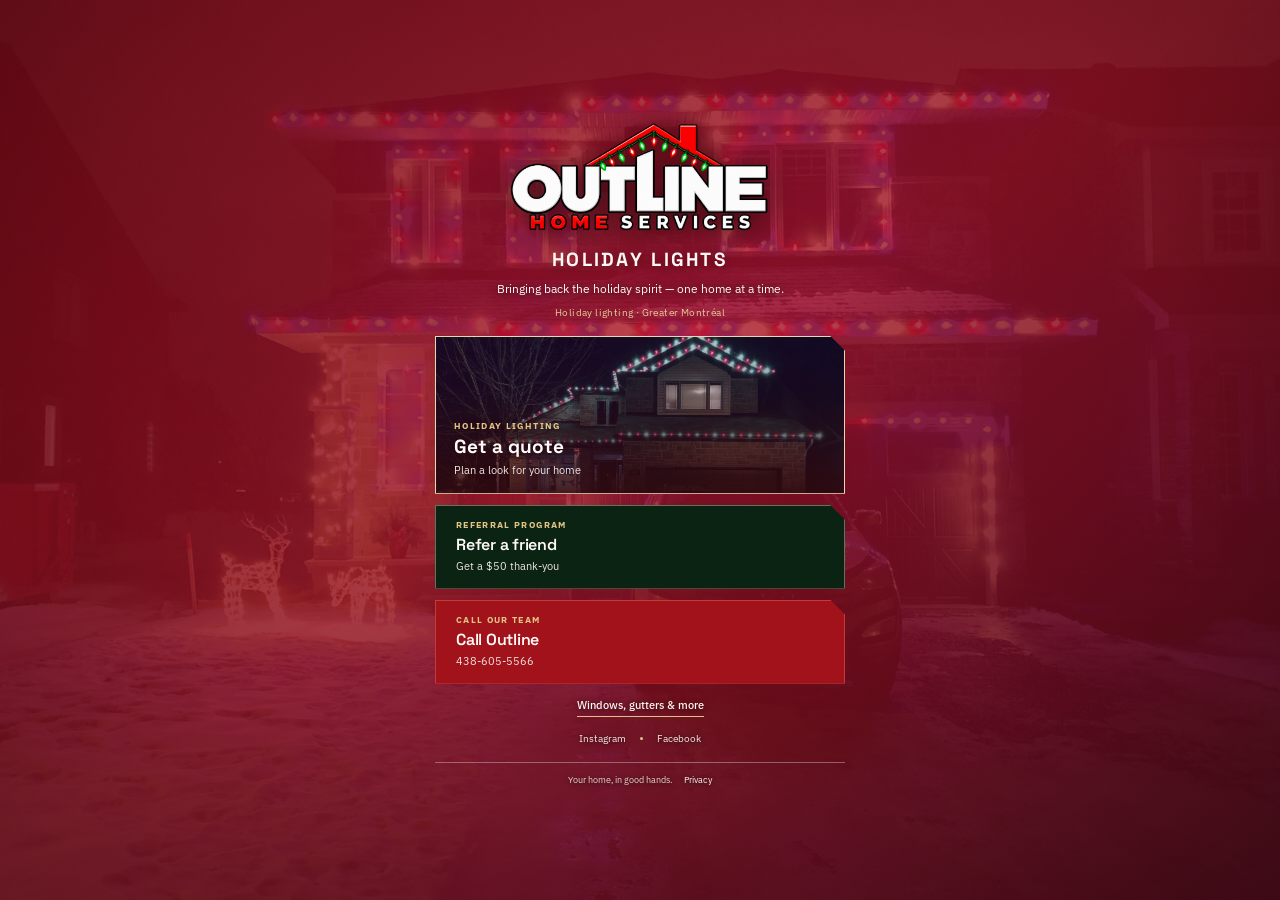
<file: CleanXCrew Website/links.html>
<!doctype html>
<html lang="en">
<head>
  <meta charset="utf-8">
  <meta name="viewport" content="width=device-width,initial-scale=1,viewport-fit=cover">
  <meta name="theme-color" content="#8a1720">
  <title>Holiday Lights | Outline Home Services</title>
  <meta name="description" content="Bring the holiday spirit home. Request a lighting quote, refer a friend, or call Outline Home Services in Greater Montréal.">
  <meta property="og:title" content="Holiday Lights | Outline Home Services">
  <meta property="og:description" content="Holiday lighting in Greater Montréal. Get a quote, refer a friend for a $50 thank-you, or call Outline Home Services.">
  <meta property="og:type" content="website">
  <meta property="og:url" content="https://www.outlinehomeservices.com/qr">
  <meta property="og:image" content="https://www.outlinehomeservices.com/assets/holiday/photo-066.webp">
  <link rel="canonical" href="https://www.outlinehomeservices.com/qr">
  <link rel="icon" href="favicon.svg">
  <link rel="stylesheet" href="links.css?v=8">
</head>
<body class="outline-links-page">
  <div class="holiday-scene" aria-hidden="true">
  </div>
  <main class="links-main">
    <header class="brand" aria-label="Outline Home Services">
      <a class="brand-logo-link" href="index.html" aria-label="Outline Home Services home">
        <img class="brand-logo" src="assets/outline-christmas-exact.png" alt="Outline Home Services">
      </a>
      <h1 class="brand-name">HOLIDAY LIGHTS</h1>
      <p class="brand-line">Bringing back the holiday spirit — one home at a time.</p>
      <p class="brand-area">Holiday lighting · Greater Montréal</p>
    </header>

    <nav class="links-actions" aria-label="Quick links">
      <a class="link-button link-featured" href="quote.html" aria-label="Get a holiday lighting quote">
        <img class="featured-image" src="assets/holiday/photo-066.webp" alt="Home decorated with colorful holiday lights">
        <span class="featured-shade" aria-hidden="true"></span>
        <span class="featured-copy"><small>HOLIDAY LIGHTING</small><strong>Get a quote</strong><span>Plan a look for your home</span></span>
      </a>
      <a class="link-button link-referral" href="referrals.html">
        <span class="button-copy"><small>REFERRAL PROGRAM</small><strong>Refer a friend</strong><span>Get a $50 thank-you</span></span>
      </a>
      <a class="link-button link-call" href="tel:+14386055566">
        <span class="button-copy"><small>CALL OUR TEAM</small><strong>Call Outline</strong><span>438-605-5566</span></span>
      </a>
    </nav>

    <a class="services-link" href="index.html#services">Windows, gutters &amp; more</a>

    <nav class="links-socials" aria-label="Social media">
      <a href="https://www.instagram.com/clean_x_crew/" target="_blank" rel="noopener">Instagram</a>
      <i aria-hidden="true"></i>
      <a href="https://www.facebook.com/share/1Aa1Zb7ev4/?mibextid=wwXIfr" target="_blank" rel="noopener">Facebook</a>
    </nav>

    <footer class="links-footer"><span>Your home, in good hands.</span><a href="privacy.html">Privacy</a></footer>
  </main>
</body>
</html>
</file>
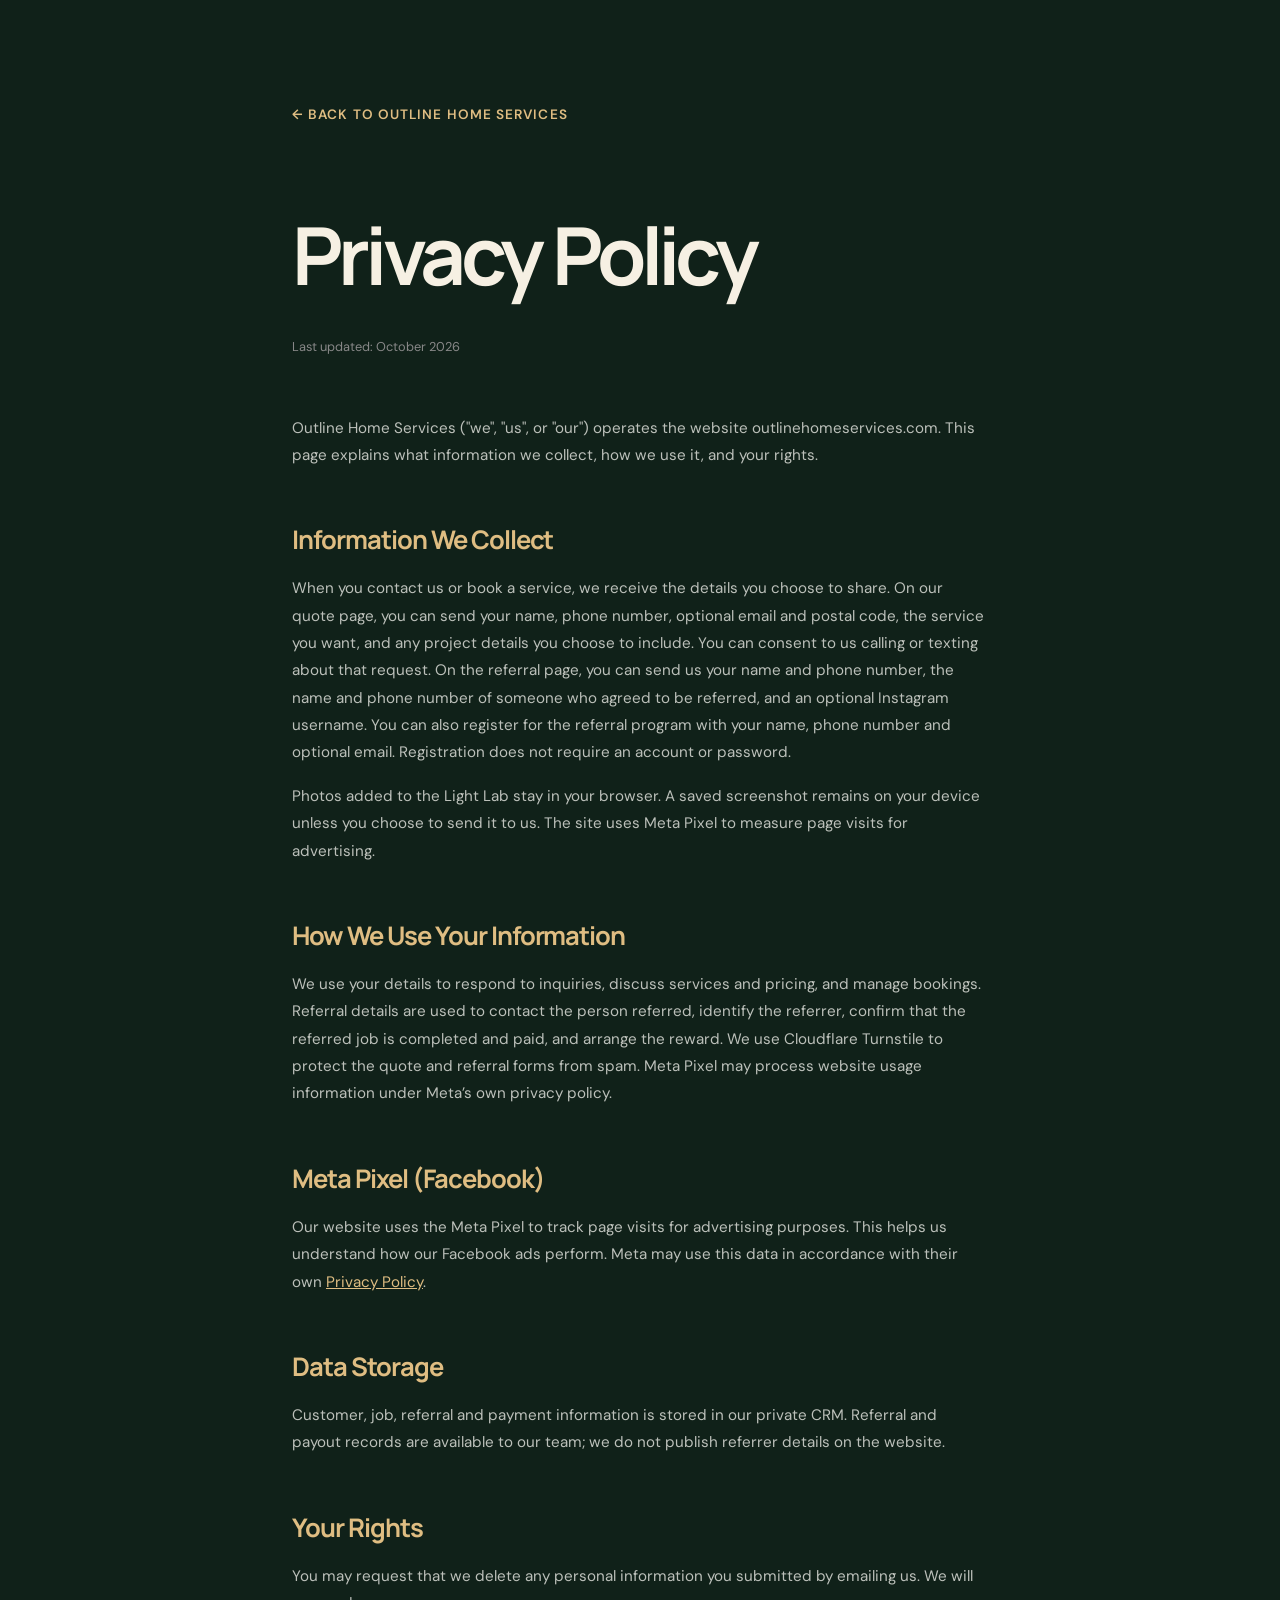
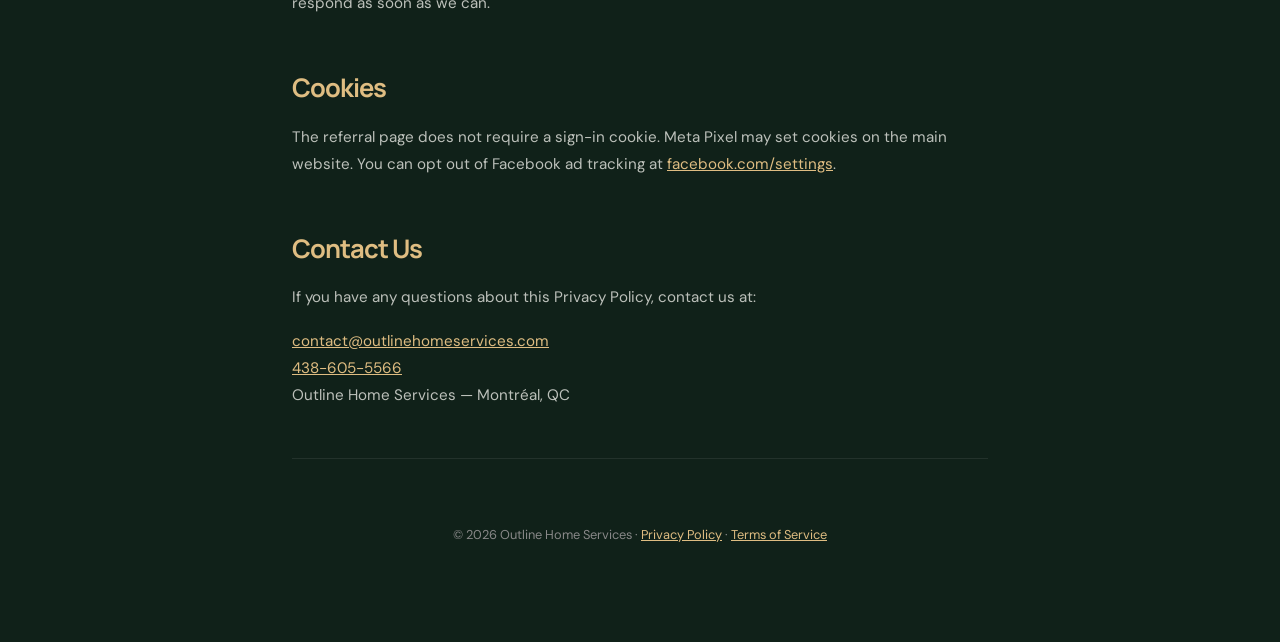
<file: CleanXCrew Website/privacy.html>
<!DOCTYPE html>
<html lang="en">
<head>
  <meta charset="UTF-8" />
  <meta name="viewport" content="width=device-width, initial-scale=1.0" />
  <title>Privacy Policy — Outline Home Services</title>
  <meta name="robots" content="noindex" />
  <link rel="preconnect" href="https://fonts.googleapis.com" />
  <link href="https://fonts.googleapis.com/css2?family=DM+Sans:wght@400;500;600;700&family=Manrope:wght@400;500;600;700;800&display=swap" rel="stylesheet" />
  <style>
    *, *::before, *::after { box-sizing: border-box; margin: 0; padding: 0; }
    :root { --black: #102119; --white: #f6f0e3; --orange: #dfbd82; --gray: #888; --border: rgba(255,255,255,.08); }
    body { background: var(--black); color: var(--white); font-family: 'DM Sans', sans-serif; line-height: 1.8; }
    .wrap { max-width: 760px; margin: 0 auto; padding: 100px 32px 80px; }
    .back { display: inline-flex; align-items: center; gap: 8px; color: var(--orange); font-size: .85rem; font-weight: 600; letter-spacing: .08em; text-transform: uppercase; text-decoration: none; margin-bottom: 56px; }
    .back:hover { opacity: .7; }
    h1 { font-family: 'Manrope', sans-serif; font-size: clamp(3rem, 8vw, 5rem); letter-spacing: -.06em; margin-bottom: 8px; }
    .updated { font-size: .8rem; color: var(--gray); margin-bottom: 56px; }
    h2 { font-family: 'Manrope', sans-serif; font-size: 1.6rem; letter-spacing: -.04em; color: var(--orange); margin: 48px 0 12px; }
    p { color: rgba(245,245,240,.75); font-size: .95rem; margin-bottom: 16px; }
    ul { color: rgba(245,245,240,.75); font-size: .95rem; padding-left: 20px; margin-bottom: 16px; }
    ul li { margin-bottom: 8px; }
    a { color: var(--orange); }
    hr { border: none; border-top: 1px solid var(--border); margin: 48px 0; }
    .footer-link { display: block; text-align: center; color: var(--gray); font-size: .8rem; margin-top: 64px; }
    .footer-link a { color: var(--orange); }
  </style>
</head>
<body>
  <div class="wrap">
    <a href="/" class="back">← Back to Outline Home Services</a>

    <h1>Privacy Policy</h1>
    <p class="updated">Last updated: October 2026</p>

    <p>Outline Home Services ("we", "us", or "our") operates the website outlinehomeservices.com. This page explains what information we collect, how we use it, and your rights.</p>

    <h2>Information We Collect</h2>
    <p>When you contact us or book a service, we receive the details you choose to share. On our quote page, you can send your name, phone number, optional email and postal code, the service you want, and any project details you choose to include. You can consent to us calling or texting about that request. On the referral page, you can send us your name and phone number, the name and phone number of someone who agreed to be referred, and an optional Instagram username. You can also register for the referral program with your name, phone number and optional email. Registration does not require an account or password.</p>
    <p>Photos added to the Light Lab stay in your browser. A saved screenshot remains on your device unless you choose to send it to us. The site uses Meta Pixel to measure page visits for advertising.</p>

    <h2>How We Use Your Information</h2>
    <p>We use your details to respond to inquiries, discuss services and pricing, and manage bookings. Referral details are used to contact the person referred, identify the referrer, confirm that the referred job is completed and paid, and arrange the reward. We use Cloudflare Turnstile to protect the quote and referral forms from spam. Meta Pixel may process website usage information under Meta’s own privacy policy.</p>

    <h2>Meta Pixel (Facebook)</h2>
    <p>Our website uses the Meta Pixel to track page visits for advertising purposes. This helps us understand how our Facebook ads perform. Meta may use this data in accordance with their own <a href="https://www.facebook.com/privacy/policy/" target="_blank" rel="noopener">Privacy Policy</a>.</p>

    <h2>Data Storage</h2>
    <p>Customer, job, referral and payment information is stored in our private CRM. Referral and payout records are available to our team; we do not publish referrer details on the website.</p>

    <h2>Your Rights</h2>
    <p>You may request that we delete any personal information you submitted by emailing us. We will respond as soon as we can.</p>

    <h2>Cookies</h2>
    <p>The referral page does not require a sign-in cookie. Meta Pixel may set cookies on the main website. You can opt out of Facebook ad tracking at <a href="https://www.facebook.com/settings/?tab=ads" target="_blank" rel="noopener">facebook.com/settings</a>.</p>

    <h2>Contact Us</h2>
    <p>If you have any questions about this Privacy Policy, contact us at:</p>
    <p><a href="mailto:contact@outlinehomeservices.com">contact@outlinehomeservices.com</a><br/><a href="tel:+14386055566">438-605-5566</a><br/>Outline Home Services — Montréal, QC</p>

    <hr/>
    <p class="footer-link">© 2026 Outline Home Services · <a href="/privacy.html">Privacy Policy</a> · <a href="/terms.html">Terms of Service</a></p>
  </div>
</body>
</html>
</file>
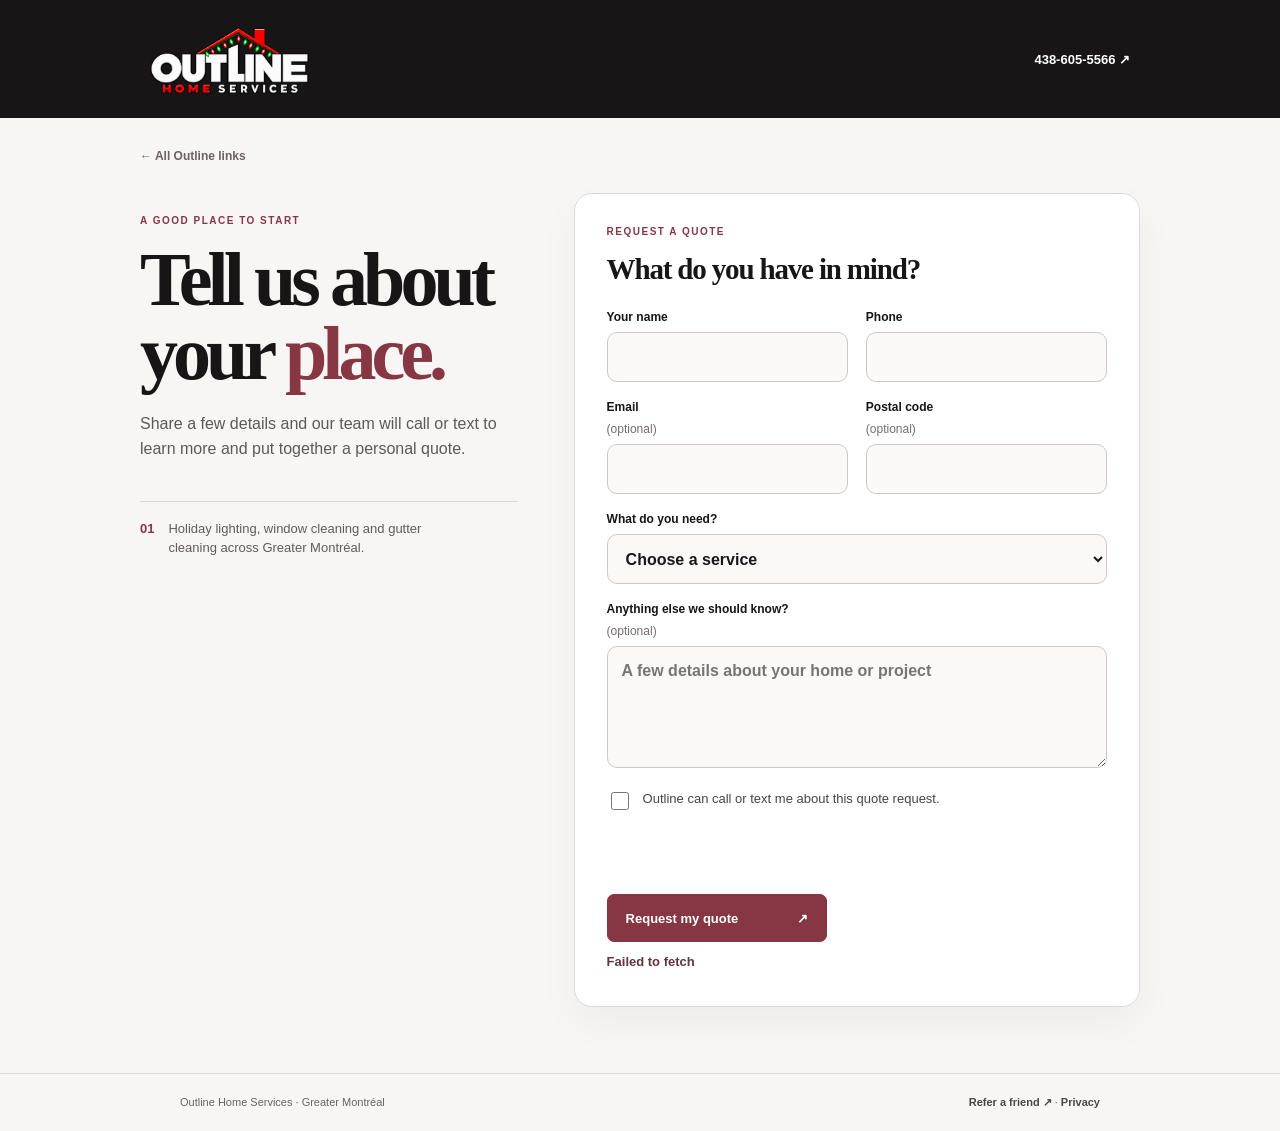
<file: CleanXCrew Website/quote.html>
<!doctype html>
<html lang="en">
<head>
  <meta charset="utf-8"><meta name="viewport" content="width=device-width,initial-scale=1">
  <title>Request a quote | Outline Home Services</title>
  <meta name="description" content="Tell Outline what your home needs. Request a personal quote for holiday lighting, window cleaning or gutter cleaning in Greater Montréal.">
  <link rel="canonical" href="https://www.outlinehomeservices.com/quote.html"><link rel="icon" href="favicon.svg"><link rel="stylesheet" href="referral-simple.css?v=5"><script src="quote.js?v=1" defer></script>
</head>
<body class="quote-page">
  <header class="ref-header"><a href="index.html" aria-label="Outline Home Services"><img src="assets/outline-christmas-exact.png" width="170" height="64" alt="Outline Home Services"></a><a href="tel:+14386055566">438-605-5566 ↗</a></header>
  <main class="quote-wrap">
    <a class="quote-back" href="links.html">← All Outline links</a>
    <div class="quote-layout"><section class="quote-intro"><p class="ref-eyebrow">A good place to start</p><h1>Tell us about<br>your <span>place.</span></h1><p class="ref-lead">Share a few details and our team will call or text to learn more and put together a personal quote.</p><div class="quote-service-note"><span>01</span><p>Holiday lighting, window cleaning and gutter cleaning across Greater Montréal.</p></div></section>
      <section class="quote-form-card" aria-labelledby="quote-title"><p class="ref-eyebrow">REQUEST A QUOTE</p><h2 id="quote-title">What do you have in mind?</h2><form id="quoteForm" data-kind="quote"><div class="quote-fields"><label>Your name<input name="name" required maxlength="120" autocomplete="name"></label><label>Phone<input name="phone" required type="tel" inputmode="tel" autocomplete="tel"></label><label>Email <span>(optional)</span><input name="email" type="email" maxlength="254" autocomplete="email"></label><label>Postal code <span>(optional)</span><input name="postal" maxlength="12" autocomplete="postal-code"></label><label class="quote-service-field">What do you need?<select name="service" required><option value="">Choose a service</option><option>Holiday lighting</option><option>Window cleaning</option><option>Gutter cleaning</option><option>Other</option></select></label><label class="quote-note-field">Anything else we should know? <span>(optional)</span><textarea name="note" rows="4" maxlength="1000" placeholder="A few details about your home or project"></textarea></label></div><label class="quote-consent"><input name="consent" type="checkbox" required><span>Outline can call or text me about this quote request.</span></label><label class="quote-trap" aria-hidden="true">Website<input name="website" tabindex="-1" autocomplete="off"></label><div class="ref-challenge" data-turnstile="quote"></div><button class="ref-button quote-submit" type="submit">Request my quote <span aria-hidden="true">↗</span></button><p class="ref-status" role="status" aria-live="polite"></p></form></section></div>
  </main>
  <footer class="ref-footer"><span>Outline Home Services · Greater Montréal</span><span><a href="referrals.html">Refer a friend ↗</a> · <a href="privacy.html">Privacy</a></span></footer>
</body>
</html>
</file>
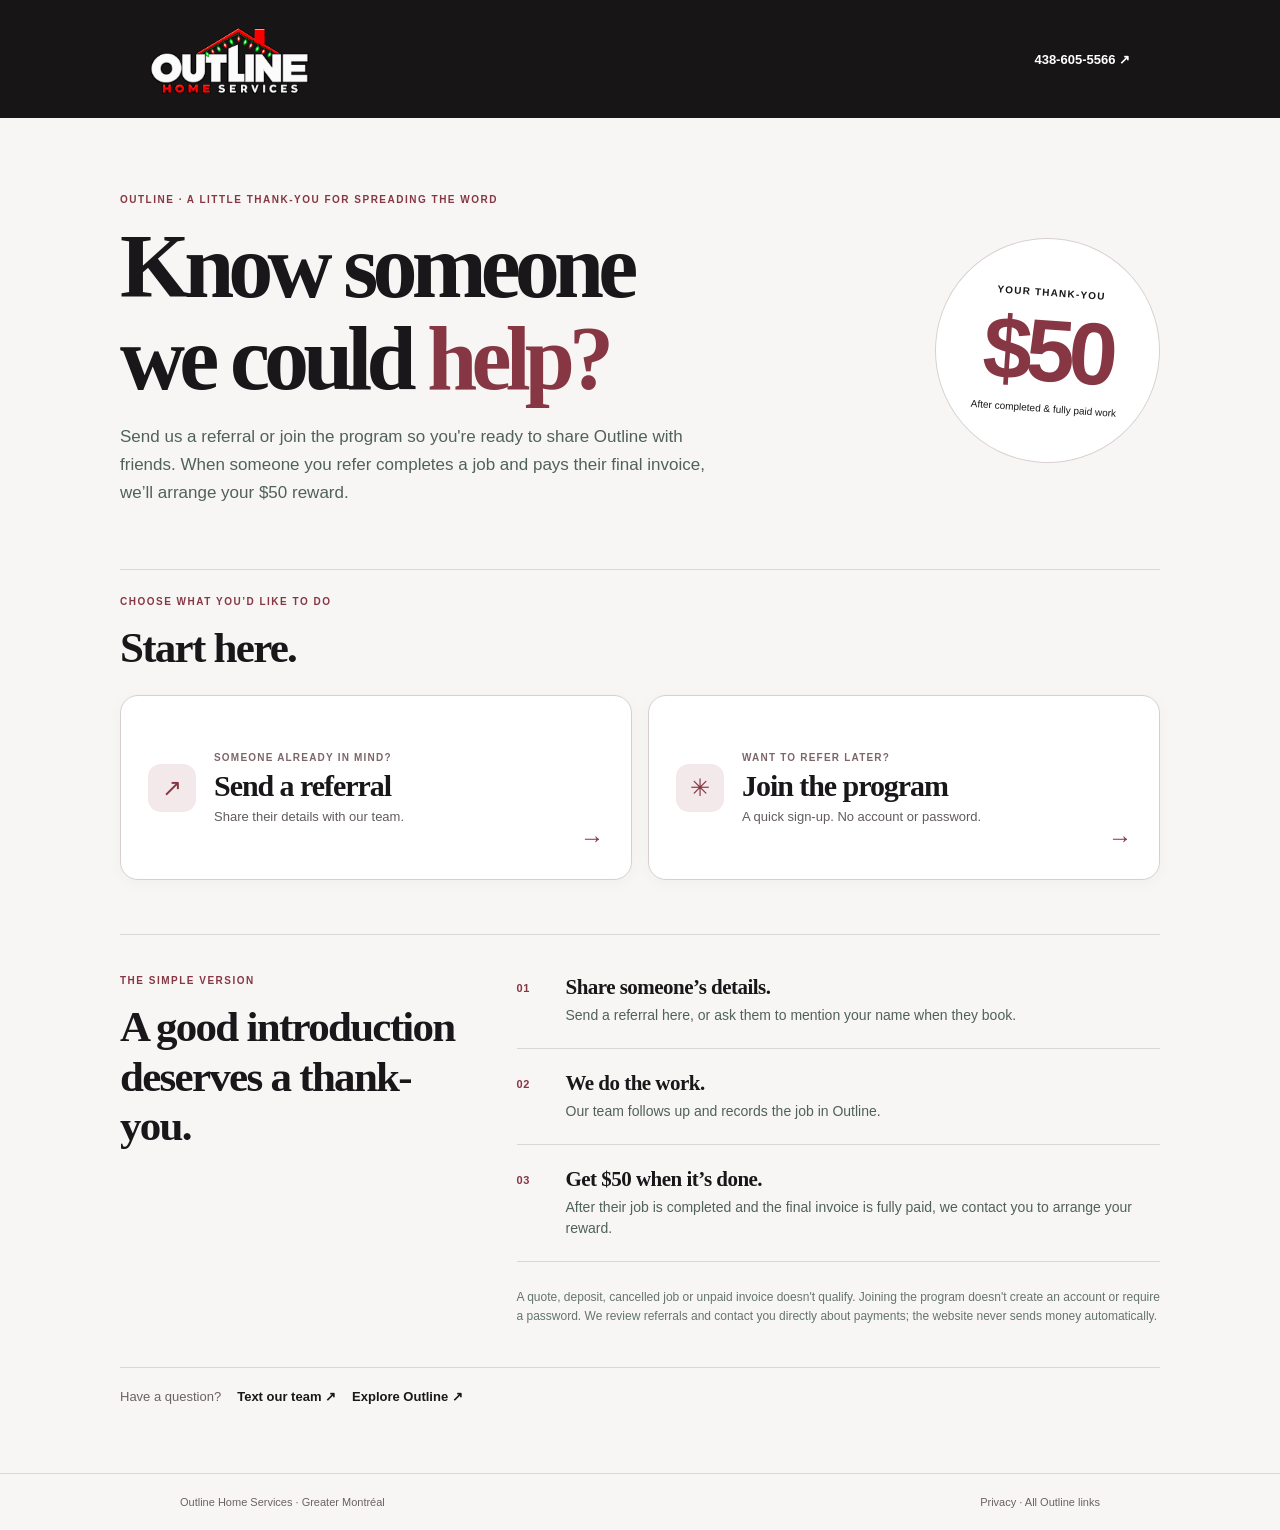
<file: CleanXCrew Website/referrals.html>
<!doctype html>
<html lang="en">
<head>
  <meta charset="utf-8"><meta name="viewport" content="width=device-width,initial-scale=1">
  <title>Refer someone | Outline Home Services</title>
  <meta name="description" content="Refer someone to Outline for holiday lighting, or join our referral program. A completed, fully paid job earns a $50 thank-you.">
  <meta property="og:title" content="Refer someone. Get $50. | Outline"><meta property="og:description" content="Send a referral or join Outline’s referral program. A completed, fully paid job earns a $50 thank-you."><meta property="og:type" content="website"><meta property="og:url" content="https://www.outlinehomeservices.com/referrals.html">
  <link rel="canonical" href="https://www.outlinehomeservices.com/referrals.html"><link rel="icon" href="favicon.svg"><link rel="stylesheet" href="referral-simple.css?v=3">
  <script src="referrals.js?v=3" defer></script>
</head>
<body class="referral-page">
  <header class="ref-header"><a href="index.html" aria-label="Outline home"><img src="assets/outline-christmas-exact.png" width="170" height="64" alt="Outline Home Services"></a><a href="tel:+14386055566">438-605-5566 ↗</a></header>
  <main class="ref-wrap ref-flow">
    <section class="ref-hero"><div><p class="ref-eyebrow">Outline · A little thank-you for spreading the word</p><h1>Know someone<br>we could <span>help?</span></h1><p class="ref-lead">Send us a referral or join the program so you're ready to share Outline with friends. When someone you refer completes a job and pays their final invoice, we’ll arrange your $50 reward.</p></div><div class="ref-reward" aria-hidden="true"><span>YOUR THANK-YOU</span><strong>$50</strong><small>After completed & fully paid work</small></div></section>
    <section class="ref-choice" aria-labelledby="choose-title"><p class="ref-eyebrow">Choose what you’d like to do</p><h2 id="choose-title">Start here.</h2><div class="ref-choice-grid">
      <button type="button" class="ref-choice-card" data-choice="refer" aria-controls="refer-panel" aria-expanded="false"><span class="ref-choice-icon" aria-hidden="true">↗</span><span><small>Someone already in mind?</small><strong>Send a referral</strong><em>Share their details with our team.</em></span><span class="ref-choice-arrow" aria-hidden="true">→</span></button>
      <button type="button" class="ref-choice-card" data-choice="join" aria-controls="join-panel" aria-expanded="false"><span class="ref-choice-icon" aria-hidden="true">✳</span><span><small>Want to refer later?</small><strong>Join the program</strong><em>A quick sign-up. No account or password.</em></span><span class="ref-choice-arrow" aria-hidden="true">→</span></button>
    </div></section>
    <section id="refer-panel" class="ref-form-panel" hidden aria-labelledby="refer-title"><div class="ref-panel-heading"><div><p class="ref-eyebrow">01 / Send a referral</p><h2 id="refer-title">Tell us who you know.</h2><p>We'll review the referral and contact them. We’ll reach out to you if we need anything else.</p></div><button type="button" class="ref-panel-close" aria-label="Close form">✕</button></div>
      <form id="referForm" data-kind="referral"><div class="ref-fields"><label>Your name<input name="referrerName" required maxlength="120" autocomplete="name"></label><label>Your phone<input name="referrerPhone" required type="tel" inputmode="tel" autocomplete="tel"></label><label>Your Instagram @ <span>(optional)</span><input name="referrerInstagram" maxlength="31" autocomplete="off" placeholder="@yourname"></label><span class="ref-fields-divider">The person you're referring</span><label>Their name<input name="leadName" required maxlength="120" autocomplete="off"></label><label>Their phone<input name="leadPhone" required type="tel" inputmode="tel" autocomplete="off"></label></div><label class="ref-consent"><input name="consent" type="checkbox" required><span>I have their permission to share their name and phone number with Outline.</span></label><label class="ref-trap" aria-hidden="true">Website<input name="website" tabindex="-1" autocomplete="off"></label><div class="ref-challenge" data-turnstile="referral"></div><button class="ref-button ref-submit" type="submit">Send referral <span aria-hidden="true">↗</span></button><p class="ref-status" role="status" aria-live="polite"></p></form>
    </section>
    <section id="join-panel" class="ref-form-panel" hidden aria-labelledby="join-title"><div class="ref-panel-heading"><div><p class="ref-eyebrow">02 / Join the program</p><h2 id="join-title">Stay in the loop.</h2><p>Register your details once. When you refer someone, they can mention you or you can send their details through this page.</p></div><button type="button" class="ref-panel-close" aria-label="Close form">✕</button></div>
      <form id="joinForm" data-kind="join"><div class="ref-fields"><label>Your name<input name="name" required maxlength="120" autocomplete="name"></label><label>Your phone<input name="phone" required type="tel" inputmode="tel" autocomplete="tel"></label><label>Email <span>(optional)</span><input name="email" type="email" maxlength="254" autocomplete="email"></label></div><label class="ref-consent"><input name="consent" type="checkbox" required><span>Outline can contact me about referrals and any rewards I earn.</span></label><label class="ref-trap" aria-hidden="true">Website<input name="website" tabindex="-1" autocomplete="off"></label><div class="ref-challenge" data-turnstile="join"></div><button class="ref-button ref-submit" type="submit">Join the program <span aria-hidden="true">↗</span></button><p class="ref-status" role="status" aria-live="polite"></p></form>
    </section>
    <section class="ref-terms"><div><p class="ref-eyebrow">The simple version</p><h2>A good introduction deserves a thank-you.</h2></div><ol class="ref-steps" aria-label="How the reward works"><li><span class="ref-number">01</span><div><h3>Share someone’s details.</h3><p>Send a referral here, or ask them to mention your name when they book.</p></div></li><li><span class="ref-number">02</span><div><h3>We do the work.</h3><p>Our team follows up and records the job in Outline.</p></div></li><li><span class="ref-number">03</span><div><h3>Get $50 when it’s done.</h3><p>After their job is completed and the final invoice is fully paid, we contact you to arrange your reward.</p></div></li></ol><p class="ref-rule">A quote, deposit, cancelled job or unpaid invoice doesn't qualify. Joining the program doesn't create an account or require a password. We review referrals and contact you directly about payments; the website never sends money automatically.</p></section>
    <div class="ref-help"><span>Have a question?</span><a href="sms:+14386055566">Text our team ↗</a><a href="index.html#contact">Explore Outline ↗</a></div>
  </main>
  <footer class="ref-footer"><span>Outline Home Services · Greater Montréal</span><span><a href="privacy.html">Privacy</a> · <a href="links.html">All Outline links</a></span></footer>
</body>
</html>
</file>
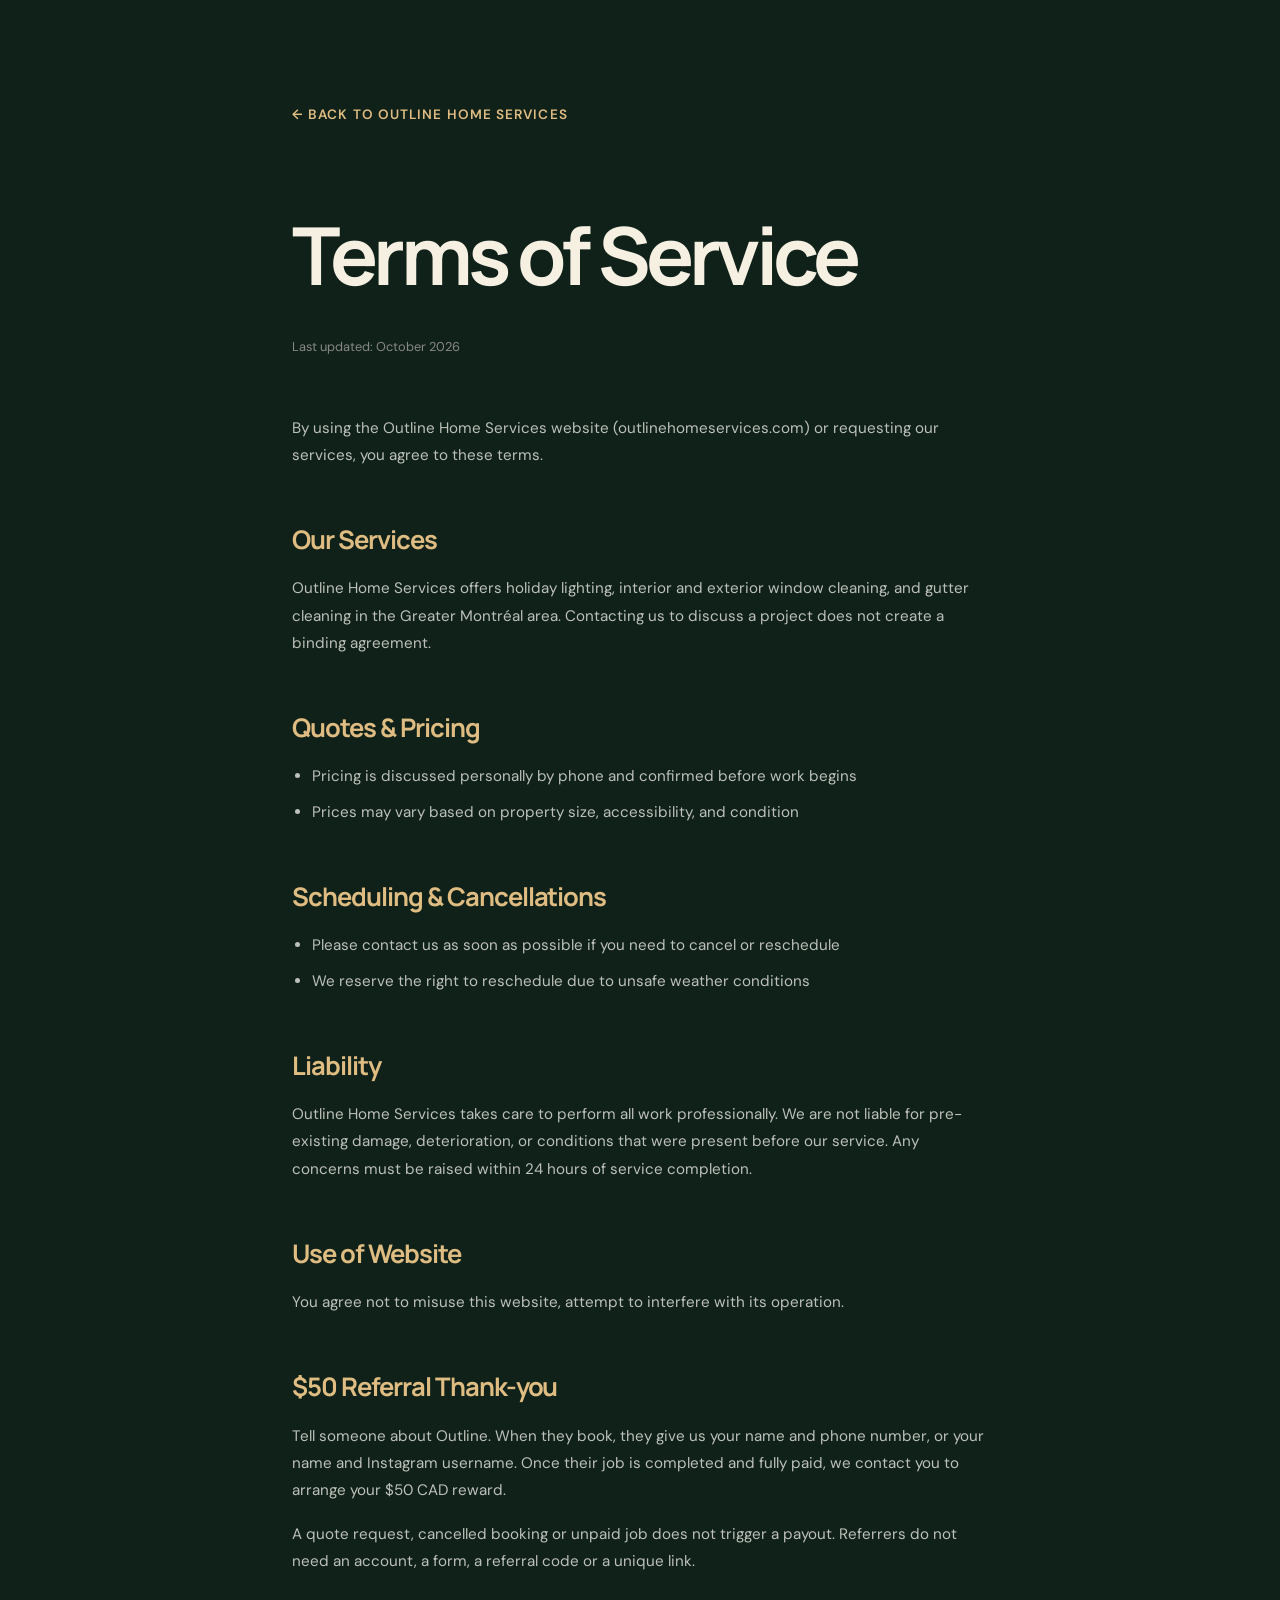
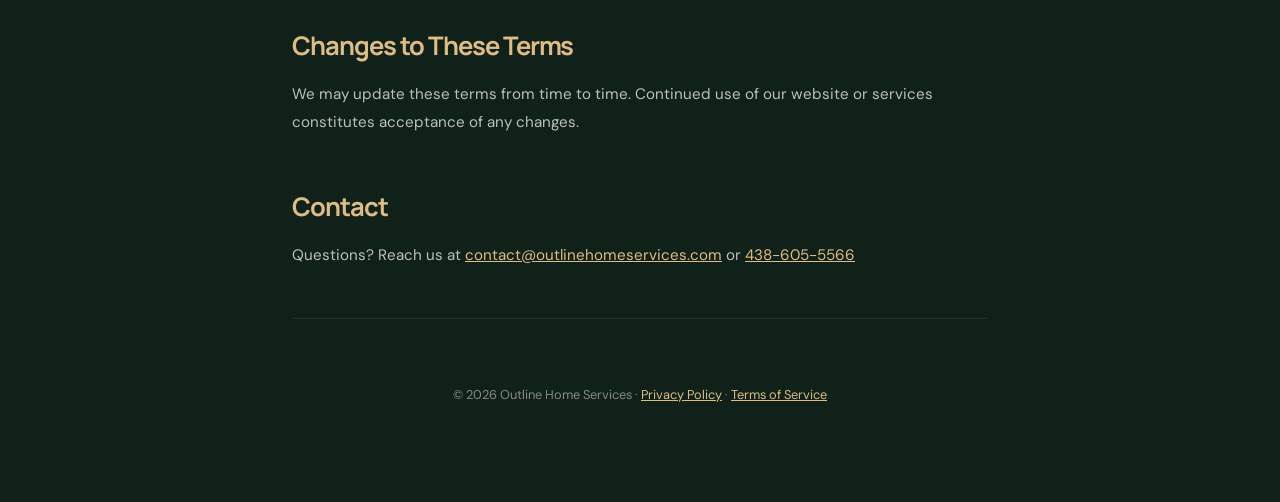
<file: CleanXCrew Website/terms.html>
<!DOCTYPE html>
<html lang="en">
<head>
  <meta charset="UTF-8" />
  <meta name="viewport" content="width=device-width, initial-scale=1.0" />
  <title>Terms of Service — Outline Home Services</title>
  <meta name="robots" content="noindex" />
  <link rel="preconnect" href="https://fonts.googleapis.com" />
  <link href="https://fonts.googleapis.com/css2?family=DM+Sans:wght@400;500;600;700&family=Manrope:wght@400;500;600;700;800&display=swap" rel="stylesheet" />
  <style>
    *, *::before, *::after { box-sizing: border-box; margin: 0; padding: 0; }
    :root { --black: #102119; --white: #f6f0e3; --orange: #dfbd82; --gray: #888; --border: rgba(255,255,255,.08); }
    body { background: var(--black); color: var(--white); font-family: 'DM Sans', sans-serif; line-height: 1.8; }
    .wrap { max-width: 760px; margin: 0 auto; padding: 100px 32px 80px; }
    .back { display: inline-flex; align-items: center; gap: 8px; color: var(--orange); font-size: .85rem; font-weight: 600; letter-spacing: .08em; text-transform: uppercase; text-decoration: none; margin-bottom: 56px; }
    .back:hover { opacity: .7; }
    h1 { font-family: 'Manrope', sans-serif; font-size: clamp(3rem, 8vw, 5rem); letter-spacing: -.06em; margin-bottom: 8px; }
    .updated { font-size: .8rem; color: var(--gray); margin-bottom: 56px; }
    h2 { font-family: 'Manrope', sans-serif; font-size: 1.6rem; letter-spacing: -.04em; color: var(--orange); margin: 48px 0 12px; }
    p { color: rgba(245,245,240,.75); font-size: .95rem; margin-bottom: 16px; }
    ul { color: rgba(245,245,240,.75); font-size: .95rem; padding-left: 20px; margin-bottom: 16px; }
    ul li { margin-bottom: 8px; }
    a { color: var(--orange); }
    hr { border: none; border-top: 1px solid var(--border); margin: 48px 0; }
    .footer-link { display: block; text-align: center; color: var(--gray); font-size: .8rem; margin-top: 64px; }
    .footer-link a { color: var(--orange); }
  </style>
</head>
<body>
  <div class="wrap">
    <a href="/" class="back">← Back to Outline Home Services</a>

    <h1>Terms of Service</h1>
    <p class="updated">Last updated: October 2026</p>

    <p>By using the Outline Home Services website (outlinehomeservices.com) or requesting our services, you agree to these terms.</p>

    <h2>Our Services</h2>
    <p>Outline Home Services offers holiday lighting, interior and exterior window cleaning, and gutter cleaning in the Greater Montréal area. Contacting us to discuss a project does not create a binding agreement.</p>

    <h2>Quotes & Pricing</h2>
    <ul>
      <li>Pricing is discussed personally by phone and confirmed before work begins</li>
            <li>Prices may vary based on property size, accessibility, and condition</li>
    </ul>

    <h2>Scheduling & Cancellations</h2>
    <ul>
      <li>Please contact us as soon as possible if you need to cancel or reschedule</li>
      <li>We reserve the right to reschedule due to unsafe weather conditions</li>
    </ul>

    <h2>Liability</h2>
    <p>Outline Home Services takes care to perform all work professionally. We are not liable for pre-existing damage, deterioration, or conditions that were present before our service. Any concerns must be raised within 24 hours of service completion.</p>

    <h2>Use of Website</h2>
    <p>You agree not to misuse this website, attempt to interfere with its operation.</p>

    <h2>$50 Referral Thank-you</h2>
    <p>Tell someone about Outline. When they book, they give us your name and phone number, or your name and Instagram username. Once their job is completed and fully paid, we contact you to arrange your $50 CAD reward.</p>
    <p>A quote request, cancelled booking or unpaid job does not trigger a payout. Referrers do not need an account, a form, a referral code or a unique link.</p>

    <h2>Changes to These Terms</h2>
    <p>We may update these terms from time to time. Continued use of our website or services constitutes acceptance of any changes.</p>

    <h2>Contact</h2>
    <p>Questions? Reach us at <a href="mailto:contact@outlinehomeservices.com">contact@outlinehomeservices.com</a> or <a href="tel:+14386055566">438-605-5566</a></p>

    <hr/>
    <p class="footer-link">© 2026 Outline Home Services · <a href="/privacy.html">Privacy Policy</a> · <a href="/terms.html">Terms of Service</a></p>
  </div>
</body>
</html>
</file>
<file: CleanXCrew Website/styles.css>
:root{--black:#080a09;--ink:#111713;--white:#f7f7f2;--red:#ed101d;--green:#0c5a3c;--muted:#bac1ba;--line:#ffffff29;--font-display:Manrope,Arial,sans-serif;--font-body:'DM Sans',Arial,sans-serif}
*,*::before,*::after{box-sizing:border-box}
html{scroll-behavior:smooth}
body{margin:0;background:var(--black);color:var(--white);font-family:var(--font-body);-webkit-font-smoothing:antialiased}
button,input,select,textarea{font:inherit}
button{cursor:pointer}
a{color:inherit;text-decoration:none}
img,video,svg{display:block;max-width:100%}
[hidden]{display:none!important}
::selection{background:var(--red);color:white}
:focus-visible{outline:3px solid #fff;outline-offset:4px}
.frame{width:min(100% - 7vw,1480px);margin-inline:auto}
.section-space{padding:clamp(90px,10vw,155px) 0}
section[id]{scroll-margin-top:90px}
.quote-panel{scroll-margin-top:90px}
.quote-success{scroll-margin-top:90px}
.skip-link{position:fixed;top:-100px;left:20px;z-index:100;background:var(--white);color:var(--ink);padding:12px 20px}
.skip-link:focus{top:15px}
.eyebrow{display:flex;align-items:center;gap:10px;font-size:11px;line-height:1.5;font-weight:700;letter-spacing:.22em;text-transform:uppercase}
.red-point,.green-point{display:inline-block;width:7px;height:7px;flex:none;border-radius:50%;background:var(--red);box-shadow:0 0 14px #ed101d9c}
.green-point{background:#21ae69;box-shadow:0 0 12px #21ae699c}
h1,h2,h3,p{margin-top:0}
h1,h2,h3{font-family:var(--font-display);letter-spacing:-.07em}
.button{min-height:52px;padding:15px 23px;display:inline-flex;align-items:center;justify-content:space-between;gap:30px;border:1px solid transparent;border-radius:0;font-size:13px;line-height:1.1;font-weight:800;transition:background .25s,color .25s,border-color .25s,transform .25s}
.button:hover{transform:translateY(-3px)}
.button span{font-size:19px;font-weight:400;line-height:0}
.button-red{background:var(--red);color:white}
.button-red:hover{background:#c90814}
.button-ghost{background:#ffffff13;border-color:#ffffff80;color:white;backdrop-filter:blur(6px)}
.button-ghost:hover{background:#ffffff25}
.button-dark{background:var(--ink);color:white}
.button-dark:hover{background:var(--green)}
.button-outline{background:transparent;color:var(--ink);border-color:#9da69c}
.button-outline:hover{border-color:var(--ink)}
.text-link{display:inline-flex;align-items:center;gap:28px;padding:0 0 10px;border-bottom:1px solid currentColor;font-weight:800;font-size:13px}
.text-link:hover{color:var(--red)}

/* Short, skippable logo arrival. The site remains visible if scripts do not run. */
.intro-screen{position:fixed;inset:0;z-index:90;background:#050605;overflow:hidden}
.intro-window{position:absolute;inset:0;background:url('assets/holiday/photo-009.webp') center/cover;clip-path:inset(50% 50% round 10px);opacity:0;transition:clip-path .75s cubic-bezier(.18,.8,.22,1),opacity .25s}
.intro-center{position:absolute;left:50%;top:50%;width:min(580px,85vw);transform:translate(-50%,-50%);z-index:2;text-align:center;transition:opacity .45s,transform .65s}
.intro-center img{width:100%;height:auto;opacity:0;transform:translateY(9px);transition:opacity .5s,transform .5s}
.intro-center p{margin:6px 0 0;text-transform:uppercase;letter-spacing:.25em;font-size:10px;color:#d3d9d2;opacity:0;transition:opacity .5s}
.intro-roof{position:absolute;inset:-11% 0 auto;width:100%;height:70%;overflow:visible;stroke:var(--red);stroke-width:5;fill:none;stroke-linecap:round;stroke-linejoin:round;filter:drop-shadow(0 0 11px #ed101d85)}
.intro-roof>path{stroke-dasharray:700;stroke-dashoffset:700;transition:stroke-dashoffset 1.05s ease-out}
.intro-bulbs circle{stroke:none;fill:#15ba46;opacity:0;filter:drop-shadow(0 0 8px #20de5d);transition:opacity .2s}
.intro-bulbs circle:nth-child(odd){fill:#f4121e;filter:drop-shadow(0 0 8px #f4121e)}
.intro-screen.playing .intro-roof>path{stroke-dashoffset:0}
.intro-screen.playing .intro-bulbs circle{opacity:1;transition-delay:1s}
.intro-screen.playing .intro-bulbs circle:nth-child(2){transition-delay:1.08s}.intro-screen.playing .intro-bulbs circle:nth-child(3){transition-delay:1.16s}.intro-screen.playing .intro-bulbs circle:nth-child(4){transition-delay:1.24s}.intro-screen.playing .intro-bulbs circle:nth-child(5){transition-delay:1.32s}.intro-screen.playing .intro-bulbs circle:nth-child(6){transition-delay:1.4s}.intro-screen.playing .intro-bulbs circle:nth-child(7){transition-delay:1.48s}.intro-screen.playing .intro-bulbs circle:nth-child(8){transition-delay:1.56s}.intro-screen.playing .intro-bulbs circle:nth-child(9){transition-delay:1.64s}.intro-screen.playing .intro-bulbs circle:nth-child(10){transition-delay:1.72s}
.intro-screen.logo-visible .intro-center img,.intro-screen.logo-visible .intro-center p{opacity:1;transform:none}
.intro-screen.revealing .intro-window{clip-path:inset(0);opacity:1}
.intro-screen.revealing .intro-center{opacity:0;transform:translate(-50%,-50%) scale(.9)}
.intro-skip{position:absolute;right:4vw;bottom:4vw;z-index:3;border:0;border-bottom:1px solid #ffffff91;background:transparent;color:white;padding:10px 0;text-transform:uppercase;letter-spacing:.15em;font-size:11px}
.intro-skip span{margin-left:15px}

.site-header{position:fixed;inset:0 0 auto;z-index:30;background:linear-gradient(#080a09d9,#080a0900);transition:background .3s,border-color .3s;border-bottom:1px solid transparent}
.site-header.scrolled{background:#080a09ed;backdrop-filter:blur(18px);border-color:#ffffff1d}
.site-nav{min-height:92px;display:flex;align-items:center;justify-content:space-between;gap:24px}
.site-brand{display:block;flex:none;width:158px}
.site-brand img{display:block;width:100%;height:auto}
.nav-links{display:flex;align-items:center;gap:clamp(18px,2vw,35px)}
.nav-links a{font-size:11px;font-weight:800;white-space:nowrap;letter-spacing:.02em;transition:color .2s}
.nav-links a:hover{color:#ff6067}
.nav-links .nav-quote{padding:13px 17px;border:1px solid #ffffff80;display:flex;gap:24px;align-items:center}
.nav-links .nav-quote:hover{border-color:var(--red);color:white;background:var(--red)}
.menu-toggle{display:none}

.hero{position:relative;min-height:780px;height:100svh;max-height:1100px;overflow:hidden;background:#172019}
.hero-image,.hero-shade{position:absolute;inset:0;width:100%;height:100%}
.hero-image{object-fit:cover;object-position:50% 53%}
.hero-shade{background:linear-gradient(90deg,#080a09e8 0%,#080a09bd 36%,#080a0940 76%),linear-gradient(0deg,#080a099e,transparent 32%)}
.hero-content{position:relative;height:100%;display:flex;flex-direction:column;align-items:flex-start;justify-content:center;padding:140px 0 95px}
.hero-content .eyebrow{color:#f3f5e9;margin-bottom:27px}
.hero h1{max-width:910px;font-size:clamp(58px,6.8vw,112px);line-height:1.02;font-weight:800;margin:0 0 26px}
.hero h1 span{color:#f8faf6}
.hero-lead{max-width:550px;font-size:clamp(15px,1.25vw,19px);line-height:1.7;color:#e4e8e1;margin-bottom:37px}
.hero-actions{display:flex;gap:12px;flex-wrap:wrap}
.hero-actions .button{min-width:182px}
.hero-footer{position:absolute;bottom:23px;left:50%;transform:translateX(-50%);display:flex;justify-content:space-between;align-items:end;gap:20px;color:#d8ddd5;font-size:10px;font-weight:700;letter-spacing:.16em;text-transform:uppercase}
.roof-cue{display:flex;align-items:center;gap:12px;color:#e7ede6}
.roof-cue svg{width:74px;height:29px;fill:none;stroke:#f3f4e8;stroke-width:2;stroke-linecap:round;stroke-linejoin:round}
.roof-cue svg circle{fill:var(--red);stroke:none;filter:drop-shadow(0 0 4px #f5222d)}
.roof-cue:hover svg{transform:translateY(3px)}
.mobile-header-quote{display:none}

.light-scene{position:relative;height:175svh;background:#020403}
.scene-stage{position:sticky;top:0;height:100svh;min-height:660px;overflow:hidden;background:#0a100c}
.scene-stage>img,.scene-scrim{position:absolute;inset:0;width:100%;height:100%}
.scene-stage>img{object-fit:cover;object-position:center 58%;filter:brightness(.5);transform:scale(1.09);transition:filter .4s}
.scene-scrim{background:linear-gradient(90deg,#060806cf 0%,#06080634 73%),linear-gradient(0deg,#050605db,transparent 35%)}
.scene-roof{position:absolute;left:0;top:0;width:100%;height:100%;overflow:visible;pointer-events:none}
.scene-roof path{fill:none;stroke:#ee2d37;stroke-width:3;stroke-linejoin:round;stroke-linecap:round;stroke-dasharray:1600;stroke-dashoffset:1600;filter:drop-shadow(0 0 7px #ed101d)}
.scene-lights circle{fill:#ed101d;opacity:0;filter:drop-shadow(0 0 9px #ff2330);transition:opacity .3s}
.scene-lights circle:nth-child(even){fill:#31d669;filter:drop-shadow(0 0 9px #31d669)}
.scene-copy{position:absolute;left:50%;bottom:8%;transform:translateX(-50%);z-index:2}
.scene-copy h2{max-width:680px;margin:20px 0 12px;font-size:clamp(48px,5.5vw,82px);line-height:1.02}
.scene-copy>p:last-child{max-width:440px;color:#d5ded5;line-height:1.65;font-size:15px}
.scene-number{position:absolute;right:3.5%;bottom:8%;writing-mode:vertical-rl;text-transform:uppercase;letter-spacing:.2em;font-size:10px;color:#d2d9d0}

.lookbook{background:#0b0e0c}
.section-heading{max-width:1040px;margin-bottom:52px}
.section-heading h2,.lab-promo h2,.details h2,.about h2,.quote-section h2{font-size:clamp(50px,6vw,94px);line-height:1.06;font-weight:800;margin:19px 0 22px}
.section-heading h2 span,.lab-promo h2 span,.details h2 span,.about h2 span,.quote-section h2 span{color:#cbd4c9}
.section-heading>p:last-child{font-size:16px;line-height:1.65;color:#bbc4ba;max-width:620px}
.look-tabs{display:flex;flex-wrap:wrap;gap:7px;margin-bottom:25px}
.look-tab{background:transparent;color:#d8e1d6;border:1px solid #57615a;border-radius:100px;min-height:43px;padding:10px 18px;font-weight:700;font-size:12px;transition:background .2s,color .2s,border-color .2s}
.look-tab:hover{border-color:white}
.look-tab.active{background:var(--white);color:var(--ink);border-color:var(--white)}
.look-tab span{margin-left:9px;font-size:10px;opacity:.65}
.look-grid{display:grid;grid-template-columns:repeat(12,minmax(0,1fr));grid-auto-rows:190px;grid-auto-flow:dense;gap:10px}
.look-card{position:relative;grid-column:span 3;min-width:0;min-height:0;border:0;padding:0;overflow:hidden;background:#17231a;color:white;text-align:left}
.look-card.feature{grid-column:span 6;grid-row:span 2}
.look-card.tall{grid-row:span 2}
.look-card.wide{grid-column:span 6}
.look-card img,.look-card video{width:100%;height:100%;object-fit:cover;transition:transform .65s cubic-bezier(.2,.75,.2,1),filter .4s}
.look-card:hover img,.look-card:hover video{transform:scale(1.055);filter:saturate(1.13)}
.look-card::after{content:'';position:absolute;inset:15% 0 0;background:linear-gradient(transparent,#020403b5);pointer-events:none}
.look-caption{position:absolute;z-index:1;left:20px;right:20px;bottom:17px;display:block;padding-right:24px;font-family:var(--font-display);font-weight:700;font-size:clamp(17px,1.5vw,23px);line-height:1.2;letter-spacing:-.04em}
.look-caption small{display:block;margin-bottom:9px;font-family:var(--font-body);font-size:9px;letter-spacing:.16em;text-transform:uppercase;font-weight:700;color:#f0f3eb}
.look-caption b{position:absolute;right:0;bottom:0;font-size:22px;font-weight:400}
.video-play{position:absolute;z-index:2;top:50%;left:50%;transform:translate(-50%,-50%);width:55px;height:55px;border:1px solid white;border-radius:50%;display:grid;place-items:center;background:#080a0975;font-size:18px;padding-left:3px}
.look-footnote{font-size:11px;color:#9fa99f;margin:22px 0 0}

.lab-promo{background:#e5ebe2;color:var(--ink)}
.lab-promo-grid{display:grid;grid-template-columns:.9fr 1.1fr;gap:7vw;align-items:center}
.lab-promo .eyebrow{color:var(--green)}
.lab-promo h2 span{color:var(--green)}
.lab-promo-copy>p:not(.eyebrow):not(.lab-note){font-size:18px;line-height:1.7;max-width:500px;color:#46554a;margin-bottom:28px}
.lab-promo .button{min-width:225px}
.lab-note{max-width:350px;margin:20px 0 0;font-size:11px;line-height:1.55;color:#607063}
.lab-promo-art{position:relative;padding:30px 0 45px}
.lab-art-photo{position:relative;aspect-ratio:1.15;overflow:hidden;box-shadow:25px 30px 0 #cad6c9}
.lab-art-photo img{width:100%;height:100%;object-fit:cover;filter:brightness(.68)}
.lab-art-photo svg{position:absolute;inset:0;width:100%;height:100%;fill:none;stroke:#ed1722;stroke-width:3;filter:drop-shadow(0 0 6px #ff1f2c)}
.lab-art-photo svg g{fill:#ee202b;stroke:none}
.lab-art-photo svg g circle:nth-child(even){fill:#23d66a}
.lab-art-label{position:absolute;left:27px;bottom:13px;background:var(--white);padding:12px 17px;font-size:10px;text-transform:uppercase;font-weight:800;letter-spacing:.15em}

.details{background:#101712}
.details-grid{display:grid;grid-template-columns:1.1fr .9fr;gap:8vw;align-items:start}
.details-main{padding-top:25px}
.details h2 span{color:#ebf0e9}
.details-main>p:not(.eyebrow){color:#becabe;line-height:1.7;font-size:17px;max-width:560px}
.detail-rule{height:1px;background:#ffffff38;margin:47px 0 20px;overflow:hidden}
.detail-rule span{display:block;width:100%;height:1px;background:var(--red);transform:scaleX(0);transform-origin:left;transition:transform 1.1s}
.details.in-view .detail-rule span{transform:scaleX(1)}
.detail-moments>div{display:grid;grid-template-columns:55px 1fr;column-gap:15px;padding:23px 0;border-bottom:1px solid #ffffff25}
.detail-moments b{grid-row:span 2;color:#f2464f;font-size:10px;letter-spacing:.1em}
.detail-moments h3{font-size:18px;letter-spacing:-.03em;margin:0 0 4px}
.detail-moments p{font-size:13px;line-height:1.6;color:#aab9ab;margin:0}
.details-media{position:relative;min-height:660px}
.details-media img{width:100%;height:660px;object-fit:cover}
.detail-film{position:absolute;left:20px;bottom:20px;display:flex;justify-content:space-between;gap:30px;min-width:195px;align-items:center;background:var(--white);color:var(--ink);border:0;padding:15px 18px;font-size:12px;font-weight:800}
.detail-film:hover{background:var(--red);color:white}
.film-strip{margin-top:90px;border-top:1px solid #ffffff38;padding-top:26px}
.film-strip-head{display:flex;align-items:baseline;justify-content:space-between;gap:24px;margin-bottom:24px}
.film-strip-head span{font-size:10px;font-weight:800;letter-spacing:.22em;color:#d6ddd4}
.film-strip-head p{font-size:14px;color:#b9c6b9;margin:0}
.film-strip-grid{display:grid;grid-template-columns:repeat(3,minmax(0,1fr));gap:11px}
.film-strip-card{position:relative;overflow:hidden;aspect-ratio:1.2;background:#061007;border:0;color:white;text-align:left;padding:0}
.film-strip-card::after{content:'';position:absolute;inset:0;background:linear-gradient(0deg,#030704dc,transparent 55%);pointer-events:none}
.film-strip-card video{width:100%;height:100%;object-fit:cover;transition:transform .6s cubic-bezier(.2,.7,.2,1)}
.film-strip-card:hover video{transform:scale(1.06)}
.film-strip-card>span{position:absolute;z-index:1;left:20px;right:20px;bottom:20px;display:flex;align-items:center;justify-content:space-between;gap:12px;font-family:var(--font-display);font-size:23px;font-weight:800;letter-spacing:-.05em}
.film-strip-card small{position:absolute;bottom:36px;left:0;font-family:var(--font-body);font-size:9px;letter-spacing:.2em;color:#e2ede2}
.film-strip-card b{display:grid;place-items:center;flex:none;width:38px;height:38px;border:1px solid #ffffffc9;border-radius:50%;font-family:var(--font-body);font-size:11px;letter-spacing:0}

.services{background:var(--white);color:var(--ink)}
.light-heading h2 span{color:var(--green)}
.light-heading>p:last-child{color:#4e5a4f}
.service-grid{display:grid;grid-template-columns:repeat(4,minmax(0,1fr));gap:1px;background:#cdd6cd;border:1px solid #cdd6cd}
.service-card{background:var(--white);min-width:0}
.service-visual{height:250px;overflow:hidden;background:#d9e0d8}
.service-visual img{width:100%;height:100%;object-fit:cover;transition:transform .5s}
.service-card:hover .service-visual img{transform:scale(1.05)}
.service-content{padding:27px 23px 31px}
.service-content>span{font-size:10px;font-weight:800;text-transform:uppercase;letter-spacing:.16em;color:#a1232b}
.service-content h3{font-size:clamp(22px,2vw,31px);line-height:1.13;margin:24px 0 13px;min-height:70px}
.service-content p{min-height:48px;color:#4c5b4e;font-size:13px;line-height:1.6}
.service-content a{display:flex;justify-content:space-between;gap:15px;border-top:1px solid #cbd5cb;padding-top:17px;font-size:11px;font-weight:800}
.service-content a:hover{color:var(--red)}
.graphic-visual{position:relative;display:grid;place-items:center;background:#e8ece5}
.graphic-visual svg{width:84%;height:75%;fill:none;stroke:#2c4132;stroke-width:6;stroke-linecap:round;stroke-linejoin:round}
.graphic-visual .accent{stroke:var(--red);stroke-width:4;stroke-dasharray:900;stroke-dashoffset:900;transition:stroke-dashoffset .9s}
.service-card:hover .accent{stroke-dashoffset:0}
.graphic-visual>span{position:absolute;left:18px;bottom:17px;font-size:10px;font-weight:800;letter-spacing:.18em;color:#829087}

.about{background:#f0f3ed;color:var(--ink)}
.about-grid{display:grid;grid-template-columns:1.15fr .85fr;gap:10vw;align-items:center}
.about h2{margin-bottom:0}
.about h2 span{color:var(--green)}
.about-grid>div:last-child{border-top:1px solid #b7c4b8;padding-top:25px}
.about-grid>div:last-child>p:first-child{font-size:19px;line-height:1.7;color:#38483c}
.about-area{font-size:12px;line-height:1.6;color:#667468;margin:28px 0}

.quote-section{position:relative;background:#090b09;overflow:hidden}
.quote-backdrop,.quote-shade{position:absolute;inset:0;width:100%;height:100%}
.quote-backdrop{object-fit:cover;object-position:center}
.quote-shade{background:linear-gradient(90deg,#080a09e8,#080a09a8 50%,#080a09dd),linear-gradient(0deg,#080a09ed,transparent 40%)}
.quote-grid{position:relative;display:grid;grid-template-columns:.85fr 1.15fr;gap:7vw;align-items:start}
.quote-copy{position:sticky;top:140px}
.quote-section h2{font-size:clamp(50px,5.4vw,84px)}
.quote-section h2 span{color:#f3f5ef}
.quote-copy>p:not(.eyebrow){color:#d0d9ce;line-height:1.7;font-size:16px;max-width:460px}
.quote-direct{border-top:1px solid #ffffff5d;margin-top:40px;padding-top:21px;display:flex;flex-direction:column;gap:13px}
.quote-direct span{font-size:10px;letter-spacing:.17em;text-transform:uppercase;color:#b9c9b8}
.quote-direct a{font-size:16px;width:max-content}
.quote-direct a:hover{color:#ff626b}
.quote-panel{background:var(--white);color:var(--ink);padding:clamp(25px,3.4vw,52px);box-shadow:0 24px 70px #0006}
.quote-progress{display:flex;align-items:center;gap:11px;margin-bottom:43px}
.progress-step{display:flex;align-items:center;gap:7px;white-space:nowrap;color:#879187;font-size:11px;font-weight:800}
.progress-step b{font-size:10px;text-transform:uppercase;letter-spacing:.1em}
.progress-step.current,.progress-step.complete{color:var(--red)}
.progress-line{height:1px;flex:1;min-width:12px;background:#c8d1c8}
.quote-step{margin:0;padding:0;border:0;min-width:0}
.quote-step legend{padding:0;font-family:var(--font-display);font-size:clamp(27px,2.7vw,40px);line-height:1.15;letter-spacing:-.06em;font-weight:800}
.step-intro{margin:10px 0 25px;color:#5c695e;font-size:13px;line-height:1.6}
.service-choices{display:grid;grid-template-columns:1fr 1fr;gap:9px;margin-bottom:24px}
.service-choices label{position:relative;cursor:pointer}
.service-choices input{position:absolute;opacity:0;width:100%;height:100%;margin:0;cursor:pointer}
.service-choices span{display:flex;align-items:center;min-height:55px;border:1px solid #bfcbbf;padding:13px 15px;font-weight:800;font-size:12px;line-height:1.3}
.service-choices input:checked+span{background:#e8f0e7;border-color:var(--green);color:var(--green)}
.service-choices input:focus-visible+span{outline:3px solid var(--green);outline-offset:3px}
.field-label{display:block;margin:0 0 19px;font-size:12px;font-weight:800}
.field-label span{font-weight:400;color:#69766b}
.field-label input,.field-label select,.field-label textarea{display:block;width:100%;margin-top:8px;padding:14px 13px;min-height:48px;border:1px solid #bbc8bb;border-radius:0;background:#fff;color:var(--ink);outline:none;font-size:13px}
.field-label textarea{resize:vertical;min-height:100px}
.field-label input:focus,.field-label select:focus,.field-label textarea:focus{border-color:var(--green);box-shadow:0 0 0 3px #0c5a3c22}
.field-label input::placeholder,.field-label textarea::placeholder{color:#8c998f}
.quote-photo-preview{width:100%;max-height:170px;object-fit:cover;margin-top:10px}.idea-brief img{width:100%;max-height:160px;object-fit:cover;margin-top:10px}.field-label small{display:block;margin-top:9px;color:#5e6b5e;font-size:11px;font-weight:400;line-height:1.5}
.file-field input{padding:10px;background:#eef2eb}
.field-pair{display:grid;grid-template-columns:1fr 1fr;gap:13px}
.idea-brief{padding:13px 15px;margin:10px 0 20px;background:#e8efe5;border-left:3px solid var(--green);font-size:12px;line-height:1.5}
.quote-review{display:grid;gap:1px;background:#cdd6ca;border:1px solid #cdd6ca}
.quote-review>div{background:white;padding:12px 15px;display:flex;justify-content:space-between;gap:20px;font-size:12px}
.quote-review b{color:#5a6a5d}
.quote-review span{max-width:65%;text-align:right;overflow-wrap:anywhere}
.review-note,.form-legal{font-size:11px;line-height:1.55;color:#687669;margin:18px 0 0}
.form-legal a{text-decoration:underline}
.quote-controls{display:flex;gap:9px;justify-content:flex-end;margin-top:30px}
.quote-controls .button{min-width:140px}
.quote-error{margin:16px 0 0;color:#b51421;font-size:12px;font-weight:700}
.quote-success{text-align:center;padding:35px 10px}
.success-mark{width:56px;height:56px;border-radius:50%;display:grid;place-items:center;margin:0 auto 20px;background:#e4f0e2;color:var(--green);font-size:24px}
.quote-success h3{font-size:42px;margin:0 0 15px}
.quote-success p{color:#526252;line-height:1.65;font-size:14px}
.quote-success button{display:block;margin:30px auto 0;border:0;background:none;color:var(--green);text-decoration:underline;font-weight:800}

.site-footer{background:#050705;padding:70px 0 25px}
.footer-top{display:flex;justify-content:space-between;gap:50px;padding-bottom:65px}
.footer-brand img{width:200px;height:auto}
.footer-brand p{color:#c4cec1;font-size:14px;margin:20px 0}
.footer-links{display:flex;gap:clamp(60px,8vw,140px)}
.footer-links>div{display:flex;flex-direction:column;gap:13px}
.footer-links b{font-size:10px;text-transform:uppercase;letter-spacing:.17em;color:#dfeddf;margin-bottom:9px}
.footer-links a{font-size:12px;color:#b7c3b6}
.footer-links a:hover{color:#ff6871}
.footer-bottom{border-top:1px solid #ffffff25;padding-top:24px;display:flex;justify-content:space-between;gap:20px;color:#91a091;font-size:10px;text-transform:uppercase;letter-spacing:.11em}
.footer-bottom>span:last-child{display:flex;gap:16px}

.media-viewer{position:fixed;inset:0;width:100vw;height:100dvh;max-width:none;max-height:none;margin:0;padding:58px 6vw 30px;border:0;background:#050705f5;color:white;overflow:hidden}
.media-viewer::backdrop{background:#000e}
.viewer-stage{height:100%;display:flex;flex-direction:column;justify-content:center;align-items:center}
.viewer-stage img,.viewer-stage video{max-width:100%;max-height:calc(100dvh - 150px);object-fit:contain}
.viewer-stage video{width:min(100%,1100px)}
.viewer-stage p{margin:15px 0 0;font-size:13px;color:#e0e7de}
.viewer-close,.viewer-arrow{position:fixed;z-index:2;display:grid;place-items:center;width:44px;height:44px;border:1px solid #ffffffa0;background:#090f0bc9;color:white;border-radius:50%;font-size:22px}
.viewer-close{right:3vw;top:20px;font-size:27px}
.viewer-arrow{top:50%;transform:translateY(-50%)}
.viewer-arrow.prev{left:2vw}.viewer-arrow.next{right:2vw}

@media(max-width:1150px){.nav-links{gap:14px}.nav-links a{font-size:10px}.site-brand{width:145px}.service-grid{grid-template-columns:repeat(2,minmax(0,1fr))}.service-content h3{min-height:0}.look-grid{grid-auto-rows:165px}.look-card{grid-column:span 4}.look-card.feature,.look-card.wide{grid-column:span 8}.look-card.tall{grid-column:span 4}}
@media(max-width:800px){.frame{width:min(100% - 40px,1480px)}.site-nav{min-height:75px;gap:12px}.site-brand{width:128px}.mobile-header-quote{display:flex;margin-left:auto;padding:10px 12px;background:var(--red);color:white;font-size:11px;font-weight:800;white-space:nowrap}.menu-toggle{display:flex;width:45px;height:45px;flex-direction:column;align-items:center;justify-content:center;gap:7px;border:1px solid #ffffff8a;border-radius:50%;background:#080a0955;padding:0}.menu-toggle span{width:18px;height:1px;background:white;transition:transform .25s}.menu-toggle[aria-expanded=true] span:first-child{transform:translateY(4px) rotate(45deg)}.menu-toggle[aria-expanded=true] span:last-child{transform:translateY(-4px) rotate(-45deg)}.nav-links{display:none;position:absolute;top:100%;left:0;right:0;background:#080a09f7;backdrop-filter:blur(15px);padding:20px;flex-direction:column;align-items:stretch;gap:0;border-bottom:1px solid #ffffff35}.nav-links.open{display:flex}.nav-links a{font-size:17px;padding:14px 0;border-bottom:1px solid #ffffff24}.nav-links .nav-quote{margin-top:15px;padding:14px}.hero{min-height:690px;max-height:none}.hero-image{object-position:55% center}.hero-shade{background:linear-gradient(0deg,#080a09ec 5%,#080a098c 54%,#080a0940 100%)}.hero-content{justify-content:end;padding:170px 0 115px}.hero h1{font-size:clamp(55px,8.7vw,76px);max-width:700px}.hero-lead{font-size:16px}.hero-footer{bottom:22px}.hero-footer>span:last-child{display:none}.light-scene{height:auto}.scene-stage{position:relative;height:750px;min-height:0}.scene-copy{bottom:6%}.scene-roof{top:10%;left:0;width:100%;height:50%}.scene-number{display:none}.look-grid{grid-template-columns:repeat(2,minmax(0,1fr));grid-auto-rows:180px}.look-card,.look-card.tall{grid-column:span 1}.look-card.feature,.look-card.wide{grid-column:span 2}.lab-promo-grid,.details-grid,.about-grid,.quote-grid{grid-template-columns:1fr;gap:55px}.lab-promo-art{max-width:620px}.details-media{min-height:0}.details-media img{height:560px}.quote-copy{position:static}.quote-grid{gap:40px}.footer-bottom{flex-wrap:wrap}}
@media(max-width:520px){.section-space{padding:85px 0}.hero{height:100svh;min-height:710px}.hero-content{padding-bottom:110px}.hero h1{font-size:clamp(48px,12.5vw,67px);line-height:1.035;letter-spacing:-.075em}.hero-lead{font-size:14px;line-height:1.6;max-width:340px}.hero-actions{width:100%}.hero-actions .button{min-width:0;flex:1;font-size:11px;padding:13px 14px;gap:6px}.hero-footer{font-size:9px}.hero-footer>span:first-child{display:none}.roof-cue{margin-left:auto}.scene-stage{height:700px}.scene-stage>img{object-position:48% center}.scene-roof{top:12%;height:45%;opacity:.9}.scene-copy h2{font-size:clamp(47px,12vw,61px)}.scene-copy>p:last-child{font-size:13px}.section-heading h2,.lab-promo h2,.details h2,.about h2,.quote-section h2{font-size:clamp(45px,11.5vw,62px)}.section-heading>p:last-child{font-size:14px}.look-tabs{gap:6px}.look-tab{font-size:11px;padding:9px 12px;min-height:40px}.look-grid{grid-auto-rows:165px;gap:7px}.look-card.feature{grid-row:span 2}.look-card.tall{grid-row:span 2}.look-caption{left:12px;right:12px;bottom:12px;font-size:16px}.look-caption small{font-size:8px}.lab-promo-copy>p:not(.eyebrow):not(.lab-note){font-size:15px}.lab-art-photo{aspect-ratio:.92}.lab-art-label{font-size:8px;left:12px;bottom:25px}.details-media img{height:450px}.service-grid{grid-template-columns:1fr}.service-visual{height:210px}.service-content{padding:24px}.service-content h3{font-size:28px;margin:16px 0 8px}.service-content p{min-height:0}.about-grid>div:last-child>p:first-child{font-size:16px}.quote-panel{padding:24px 18px}.quote-progress{gap:6px}.progress-step{gap:3px;font-size:10px}.progress-step b{font-size:8px}.service-choices{gap:7px}.service-choices span{font-size:10px;padding:10px;min-height:50px}.field-pair{grid-template-columns:1fr;gap:0}.quote-controls .button{font-size:11px;min-width:0}.quote-direct{margin-top:20px}.footer-top{flex-direction:column;gap:35px}.footer-links{gap:45px}.footer-bottom>span:nth-child(2){display:none}.footer-bottom>span:last-child{gap:10px}.viewer-arrow{top:auto;bottom:15px;transform:none}.viewer-arrow.prev{left:22px}.viewer-arrow.next{right:22px}.viewer-stage p{margin-bottom:52px}.intro-center{width:min(92vw,460px)}.intro-skip{bottom:30px;right:20px}}
@media(max-width:800px){.film-strip{margin-top:60px}.film-strip-head{display:block}.film-strip-head p{margin-top:10px}.film-strip-grid{display:flex;overflow-x:auto;scroll-snap-type:x mandatory;scrollbar-width:thin;padding-bottom:10px}.film-strip-card{flex:0 0 min(72vw,360px);min-height:310px;scroll-snap-align:start}}
@media(max-width:520px){.film-strip{margin-top:50px}.film-strip-card{flex-basis:78vw;min-height:325px}.film-strip-card>span{font-size:20px}}
@media(prefers-reduced-motion:reduce){html{scroll-behavior:auto}*,*::before,*::after{scroll-behavior:auto!important;animation-duration:.01ms!important;animation-iteration-count:1!important;transition-duration:.01ms!important}.light-scene{height:auto}.scene-stage{position:relative;height:750px}.scene-roof path{stroke-dashoffset:0!important}.scene-lights circle{opacity:1!important}.intro-screen{display:none!important}}
</file>
<file: CleanXCrew Website/night-switch.css>
/* Outline Christmas 2026: The Night Switch */
:root{--red:#f00000;--green:#00a000;--black:#080a09;--white:#f7f7f2;--font-display:'Space Grotesk',Arial,sans-serif;--font-body:'IBM Plex Sans',Arial,sans-serif;--tempo-tap:180ms;--tempo-reveal:680ms}
body{overflow-x:clip}
body.menu-open,body.intro-open{overflow:hidden}
.frame{width:min(100% - 8vw,1500px)}
h1,h2,h3{letter-spacing:-.065em}
:focus-visible{outline:2px solid #f00000;outline-offset:5px}
.section-space{padding:clamp(110px,11vw,175px) 0}
.eyebrow{font-size:10px;letter-spacing:.27em}
.red-point{background:var(--red);box-shadow:0 0 9px #f00000}
.green-point{background:var(--green);box-shadow:0 0 9px #00a000}
/* Controls borrow the roof's cut corner and a brief travelling light. */
.button,.nav-quote{position:relative;isolation:isolate;min-height:56px;padding:15px 23px;clip-path:polygon(0 0,calc(100% - 15px) 0,100% 15px,100% 100%,0 100%);border:1px solid currentColor;overflow:hidden;transition:transform var(--tempo-tap),background var(--tempo-tap),color var(--tempo-tap)}
.button::before,.nav-quote::before{content:'';position:absolute;z-index:-1;inset:0;width:26%;background:linear-gradient(90deg,transparent,#fff9,transparent);transform:translateX(-220%) skewX(-20deg);transition:transform 500ms ease}
.button:hover::before,.button:focus-visible::before,.nav-quote:hover::before{transform:translateX(550%) skewX(-20deg)}
.button:hover,.nav-quote:hover{transform:translateY(-2px)}
.button:active,.nav-quote:active{transform:scale(.974)}
.button-red{background:var(--red);border-color:var(--red)}
.button-red:hover{background:#b90000}
.button-ghost{background:#080a0973;color:white;border-color:#e9f3e7aa}
.button-ghost:hover{background:#f7f7f2;color:#080a09}
.button-dark{background:#0a2313;border-color:#0a2313}
.button-dark:hover{background:#004c1f}
/* Persistent story thread */
.story-progress{display:none}
.js-ready .story-progress{display:flex;position:fixed;z-index:29;left:17px;top:50%;transform:translateY(-50%);align-items:center;gap:13px;color:#f7f7f2;font-size:9px;font-weight:700;letter-spacing:.18em;writing-mode:vertical-rl;pointer-events:none;text-shadow:0 1px 3px #000}
.story-progress-track{height:100px;width:1px;background:#f7f7f255;position:relative;display:block}
.story-progress-track i{position:absolute;top:0;left:0;width:2px;height:var(--story-progress,0%);background:#f00000;box-shadow:0 0 7px #f00000}
.story-progress-bulb{width:5px;height:5px;background:var(--red);border-radius:50%;box-shadow:0 0 8px var(--red)}
/* Navigation has a full spatial chapter; ordinary links remain if script is absent. */
.site-header{background:#070a09c9;border-bottom:1px solid #ffffff21;backdrop-filter:blur(15px)}
.site-header.scrolled{background:#060806ec}
.site-nav{min-height:91px;gap:30px}
.site-brand{width:160px}
.nav-links{margin-left:auto}
.js-ready .nav-links{display:none}
.nav-actions{display:flex;align-items:center;gap:10px;margin-left:auto}
.nav-quote{display:flex;align-items:center;gap:40px;min-height:46px;padding:12px 18px;font-size:11px;font-weight:700}
.menu-toggle{display:none;align-items:center;justify-content:center;flex-direction:column;gap:6px;width:72px;height:47px;border:1px solid #ffffff78;background:#061108ab;color:white;padding:0}
.js-ready .menu-toggle{display:flex}
.menu-toggle span{display:block;width:20px;height:1px;background:#f7f7f2;transition:transform .25s}
.menu-toggle b{display:none}
.menu-toggle:hover{border-color:var(--red)}
.menu-toggle[aria-expanded=true] span:first-child{transform:translateY(3.5px) rotate(45deg)}
.menu-toggle[aria-expanded=true] span:nth-child(2){transform:translateY(-3.5px) rotate(-45deg)}
.full-menu{position:fixed;inset:0;z-index:80;overflow:auto;background:#050806;color:#f7f7f2;opacity:0;transform:translateY(-25px);transition:opacity .35s,transform .35s}
.full-menu.is-open{opacity:1;transform:none}
.menu-top{height:100px;display:flex;align-items:center;justify-content:space-between;border-bottom:1px solid #ffffff40}
.menu-top img{width:160px;height:auto}
.menu-top button{background:none;border:0;color:white;text-transform:uppercase;letter-spacing:.17em;font-size:11px;font-weight:700;padding:16px;display:flex;align-items:center;gap:22px}
.menu-top button span{font-size:29px;font-weight:400;line-height:.6}
.menu-body{display:grid;grid-template-columns:1fr 32%;gap:8vw;min-height:calc(100dvh - 170px);align-items:center;padding-block:35px}
.menu-body nav{display:block}
.menu-body nav a{display:grid;grid-template-columns:60px 1fr 30px;align-items:baseline;gap:20px;padding:9px 0;border-bottom:1px solid #ffffff27;transition:color .25s,padding-left .25s}
.menu-body nav a:hover,.menu-body nav a:focus-visible{color:#fe4e4e;padding-left:14px}
.menu-body nav a span{font-size:11px;color:#74a17d;letter-spacing:.15em}
.menu-body nav a strong{font-family:var(--font-display);font-size:clamp(40px,4.1vw,62px);letter-spacing:-.07em;line-height:1.06;font-weight:700}
.menu-body nav a b{font-size:27px;font-weight:400}
.menu-preview{position:relative;overflow:hidden;aspect-ratio:3/4;max-height:420px;background:#0e1e12;clip-path:polygon(0 13%,50% 0,100% 13%,100% 100%,0 100%)}
.menu-preview img{width:100%;height:100%;object-fit:cover;transition:opacity .2s,transform .6s}
.menu-aside p{font-size:10px;letter-spacing:.22em;margin:16px 0 28px}
.menu-aside button{background:none;border:0;border-bottom:1px solid #ffffffa0;color:white;padding:0 0 11px;font-weight:700;font-size:12px;display:flex;justify-content:space-between;width:100%}
.menu-aside button:hover{color:#f44}
.menu-foot{display:flex;justify-content:space-between;border-top:1px solid #ffffff3e;padding:19px 0 25px;font-size:10px;letter-spacing:.15em}
/* Intro moves from the exact mark into the actual first frame. */
.intro-screen{background:#030604}
.intro-center{width:min(600px,78vw)}
.intro-roof{top:-13%;height:80%;stroke:var(--red)}
.intro-roof>path{transition:stroke-dashoffset .8s cubic-bezier(.2,.6,.2,1)}
.intro-screen.playing .intro-bulbs circle{transition-delay:.58s}
.intro-screen.playing .intro-bulbs circle:nth-child(2){transition-delay:.64s}.intro-screen.playing .intro-bulbs circle:nth-child(3){transition-delay:.70s}.intro-screen.playing .intro-bulbs circle:nth-child(4){transition-delay:.76s}.intro-screen.playing .intro-bulbs circle:nth-child(5){transition-delay:.82s}.intro-screen.playing .intro-bulbs circle:nth-child(6){transition-delay:.88s}.intro-screen.playing .intro-bulbs circle:nth-child(7){transition-delay:.94s}.intro-screen.playing .intro-bulbs circle:nth-child(8){transition-delay:1s}.intro-screen.playing .intro-bulbs circle:nth-child(9){transition-delay:1.06s}.intro-screen.playing .intro-bulbs circle:nth-child(10){transition-delay:1.12s}
.intro-screen .intro-window{background-image:url('assets/holiday/photo-009.webp');clip-path:polygon(50% 49%,50% 49%,50% 49%,50% 49%,50% 49%);transition:clip-path .52s cubic-bezier(.16,.8,.18,1),opacity .2s}
.intro-screen.aperture .intro-window{clip-path:polygon(27% 48%,50% 18%,73% 48%,73% 78%,27% 78%);opacity:1}
.intro-screen.revealing .intro-window{clip-path:polygon(0 0,50% 0,100% 0,100% 100%,0 100%);opacity:1}
.intro-screen.logo-visible .intro-center img{transition-duration:.25s}
.intro-screen.revealing .intro-center{transition-duration:.3s}
.intro-skip{font-size:10px;letter-spacing:.21em}
/* The first visual has the shape of a roof and the scale of a magazine cover. */
.hero{height:100svh;min-height:760px;max-height:1100px;background:#06100b}
.hero-visual{position:absolute;right:3.5vw;top:11%;width:63%;height:78%;overflow:hidden;clip-path:polygon(0 17%,52% 0,100% 17%,100% 100%,0 100%);background:#13251b}
.hero-image,.hero-shade{position:absolute;inset:0;width:100%;height:100%}
.hero-image{object-fit:cover;object-position:53% 50%;transition:transform 1s ease;transform:scale(calc(1.035 + var(--hero-depth,0)*.02))}
.hero-visual .hero-shade{background:linear-gradient(90deg,#050906bf,transparent 35%),linear-gradient(0deg,#0509068a,transparent 45%)}
.hero-visual svg{position:absolute;z-index:1;inset:0 0 auto;width:100%;height:25%;fill:none;stroke:#f00000;stroke-width:2;filter:drop-shadow(0 0 8px #f00000);opacity:.8}
.hero-visual svg circle{fill:#00a000;stroke:none}
.hero-visual svg circle:nth-child(even){fill:#f00000}
.hero-visual.touched svg{opacity:1;filter:drop-shadow(0 0 15px #f00000)}
.hero-issue{position:absolute;right:4vw;top:17%;text-align:right;font-family:var(--font-display);font-size:clamp(18px,2.1vw,28px);line-height:.99;font-weight:700;letter-spacing:-.055em;color:#f7f7f2c4;z-index:2}
.hero-issue span{display:block;margin-top:14px;font-family:var(--font-body);font-size:9px;letter-spacing:.24em;font-weight:600;color:#75b783}
.hero-content{z-index:2;padding:220px 0 100px;justify-content:end;align-items:start}
.hero-content .eyebrow{margin-bottom:23px}
.hero h1{max-width:1120px;font-size:clamp(66px,7.3vw,116px);line-height:.94;letter-spacing:-.083em;margin-bottom:25px;text-wrap:balance}
.hero-line{display:block;color:#f7f7f2;white-space:nowrap}
.hero h1 .hero-last{color:#f7f7f2}
.js-ready:not(.arrived) .hero-line{opacity:0;transform:translateY(26px)}
.arrived .hero-line{animation:headline-up .55s both cubic-bezier(.2,.75,.2,1)}
.arrived .hero-line:nth-child(2){animation-delay:.08s}.arrived .hero-line:nth-child(3){animation-delay:.16s}
@keyframes headline-up{from{opacity:0;transform:translateY(25px)}to{opacity:1;transform:none}}
.hero-lead{max-width:480px;font-size:16px;line-height:1.65;margin-bottom:27px}
.hero-actions{gap:8px}
.hero-footer{z-index:2;bottom:23px}
.hero-footer>span{font-size:9px;letter-spacing:.22em}
/* Each scene uses the same strand in a different way. */
.light-scene{height:160svh}
.scene-stage>img{filter:brightness(calc(.45 + var(--scene-light,.2)*.5));transform:scale(calc(1.08 - var(--scene-light,.2)*.08))}
.scene-copy{bottom:10%}
.scene-copy h2{font-size:clamp(52px,5.2vw,86px)}
.scene-roof path{stroke:#f00000;stroke-width:2}
.scene-lights circle:nth-child(even){fill:#00a000}
.lookbook{background:#080d0a}
.lookbook .section-heading{margin-bottom:65px}
.lookbook .section-heading h2{font-size:clamp(65px,7vw,110px);line-height:.96;max-width:930px}
.look-tabs{border-top:1px solid #ffffff38;padding-top:16px;margin-bottom:55px;gap:8px 30px}
.look-tab{border:0;border-radius:0;border-bottom:1px solid transparent;background:none;padding:9px 0;min-height:42px;font-size:11px;letter-spacing:.09em;text-transform:uppercase}
.look-tab.active{background:none;color:white;border-color:#f00000}
.look-tab:hover{border-color:#f00000}
.reel-head{display:flex;justify-content:space-between;align-items:end;gap:20px;margin-bottom:22px}
.reel-head>div:first-child>span{font-size:10px;font-weight:700;letter-spacing:.22em;color:#b2c5b3}
.reel-head p{margin:8px 0 0;font-family:var(--font-display);font-size:clamp(22px,2.2vw,33px);line-height:1.15;letter-spacing:-.05em}
.reel-controls{display:flex;align-items:center;gap:8px;flex:none}
.reel-controls>span{min-width:65px;margin-right:12px;font-size:11px;letter-spacing:.14em;color:#c2d0c2}
.reel-controls button{width:46px;height:46px;background:transparent;border:1px solid #ffffff71;color:white;font-size:20px;transition:background .2s,color .2s}
.reel-controls button:hover{background:var(--white);color:var(--black)}
.featured-reel{display:flex;gap:13px;overflow-x:auto;scroll-snap-type:x mandatory;scrollbar-width:none;overscroll-behavior-inline:contain;touch-action:pan-x pan-y;cursor:grab;transform:translateY(var(--reel-lift,0px)) rotate(var(--reel-tilt,0deg));transition:transform .25s}
.featured-reel::-webkit-scrollbar{display:none}
.featured-reel.dragging{cursor:grabbing;scroll-snap-type:none}
.featured-reel .look-card{display:block;flex:0 0 min(59vw,820px);height:min(63vh,580px);min-height:400px;scroll-snap-align:center;grid-column:auto;grid-row:auto}
.featured-reel .look-card:nth-child(2){flex-basis:min(38vw,530px)}
.featured-reel .look-card:nth-child(3){flex-basis:min(44vw,620px)}
.featured-reel .look-card:nth-child(4){flex-basis:min(34vw,480px)}
.featured-reel .look-card:nth-child(5){flex-basis:min(38vw,530px)}
.featured-reel .look-caption{font-size:clamp(25px,3vw,42px);bottom:25px;left:27px}
.look-archive{border-top:1px solid #ffffff3d;margin-top:55px}
.look-archive summary{cursor:pointer;display:flex;justify-content:space-between;align-items:center;gap:20px;padding:25px 0;list-style:none;font-family:var(--font-display);font-size:clamp(26px,3vw,43px);font-weight:700;letter-spacing:-.06em}
.look-archive summary::-webkit-details-marker{display:none}
.look-archive summary span{font-family:var(--font-body);font-size:11px;font-weight:600;letter-spacing:.08em;text-transform:uppercase;white-space:nowrap;color:#b8c9b8}
.look-archive summary b{font-size:21px;color:#f00000;margin-left:20px}
.look-archive[open] summary b{display:inline-block;transform:rotate(90deg)}
.look-archive .look-grid{margin-top:15px;grid-auto-rows:200px}
.look-archive .look-card.feature{grid-column:span 3;grid-row:span 1}
.look-archive .look-card:nth-child(5n+1){grid-column:span 6;grid-row:span 2}
.look-archive .look-card:nth-child(5n+4){grid-column:span 3;grid-row:span 2}
.look-card[hidden]{display:none!important}
.look-card{transition:opacity .28s,transform .28s}
/* Handoff: text stays quiet while the installation image opens. */
.details{background:#07120b}
.details-grid{grid-template-columns:1fr 1fr;gap:10vw}
.details-main{position:sticky;top:150px}
.details h2{font-size:clamp(60px,6vw,100px)}
.details-media{overflow:hidden}
.details-media img{transform:scale(1.06);clip-path:inset(8% 0 0 0);transition:clip-path .1s linear,transform .1s linear}
.detail-moments>div{opacity:.45;transform:translateX(0);transition:opacity .35s,transform .35s}
.detail-moments>div.is-current{opacity:1;transform:translateX(7px)}
/* Services are indexed editorial rows, not equal cards. */
.services{background:#f4f5ef}
.services .section-heading{max-width:1180px}
.services .section-heading h2{font-size:clamp(65px,7vw,112px);line-height:.98}
.service-grid{display:block;background:none;border:0;border-top:1px solid #a8b6aa}
.service-card{display:grid;grid-template-columns:minmax(0,1fr) minmax(270px,34%);align-items:stretch;border-bottom:1px solid #a8b6aa;background:transparent;min-height:270px;transition:background .35s}
.service-card:nth-child(even){background:#ebeee8}
.service-card:hover{background:#dfe8df}
.service-visual{grid-column:2;grid-row:1;height:270px;order:2;background:#dce5dc}
.service-content{grid-column:1;grid-row:1;order:1;display:grid;grid-template-columns:78px minmax(0,1fr) 160px;grid-template-rows:auto auto;align-content:center;column-gap:20px;padding:26px 28px 26px 0}
.service-content>span{grid-column:1;grid-row:1 / 3;align-self:start;padding-top:16px;font-size:10px;color:#a00000}
.service-content h3{grid-column:2;grid-row:1;min-height:0;margin:0 0 10px;font-size:clamp(29px,3.3vw,53px);line-height:1.02;max-width:670px}
.service-content p{grid-column:2;grid-row:2;min-height:0;margin:0;color:#4d5d50;font-size:14px}
.service-content a{grid-column:3;grid-row:1 / 3;align-self:end;border-top:1px solid #6f8673;font-size:11px;padding:15px 0}
.service-content a span{color:#b00000;font-size:19px}
.service-visual img{filter:saturate(.8);transition:filter .45s,transform .65s}
.service-card:hover .service-visual img{filter:saturate(1.04);transform:scale(1.06)}
.graphic-visual{background:#dce7dc}
.graphic-visual svg{width:65%;stroke:#143b22;stroke-width:5}
.graphic-visual .accent{stroke:#f00000}
.about{background:#e4eae1}
/* Closing scene: a visible finished strand above the form. */
.quote-section{background:#050806}
.quote-backdrop{filter:brightness(1.12)}
.quote-shade{background:linear-gradient(90deg,#050806c9 0%,#05080655 55%,#050806a0),linear-gradient(0deg,#050806a8,transparent 65%)}
.quote-roofline{width:clamp(190px,22vw,340px);height:auto;margin:0 0 65px;fill:none;stroke:#f00000;stroke-width:2;filter:drop-shadow(0 0 7px #f00000)}
.quote-roofline circle{fill:#00a000;stroke:none;opacity:var(--quote-lights,.15)}
.quote-roofline circle:nth-child(even){fill:#f00000}
.quote-copy .eyebrow{color:#f6f6f1}
.quote-section h2{font-size:clamp(62px,6.7vw,106px);line-height:.96}
.quote-panel{background:#f7f7f2;box-shadow:0 30px 70px #0008;border-top:3px solid #f00000}
.progress-step.current,.progress-step.complete{color:#ad0000}
.service-choices span{transition:background .2s,border-color .2s,transform .2s}
.service-choices label:active span{transform:scale(.98)}
.service-choices input:checked+span{background:#e2efe1;border-color:#006e24;color:#064c22}
.quote-controls .button{min-height:53px}
/* Motion is never a prerequisite for access to content. */
@media(max-width:1150px){.hero h1{font-size:clamp(60px,7vw,85px)}.service-content{grid-template-columns:62px minmax(0,1fr) 130px}.service-content h3{font-size:clamp(28px,3.2vw,43px)}.look-archive .look-card:nth-child(5n+1){grid-column:span 8}.look-archive .look-card:nth-child(5n+4){grid-column:span 4}}
@media(max-width:800px){.frame{width:min(100% - 40px,1500px)}.site-nav{min-height:76px}.site-brand{width:135px}.nav-actions{gap:8px}.nav-quote{min-height:41px;padding:10px 12px;gap:18px;font-size:10px}.menu-toggle,.js-ready .menu-toggle{width:48px;height:42px}.menu-body{grid-template-columns:1fr 29%;gap:30px}.menu-body nav a strong{font-size:clamp(35px,5.6vw,54px)}.menu-preview{aspect-ratio:3/5}.hero{min-height:760px;max-height:none}.hero-visual{right:0;top:9%;width:78%;height:62%}.hero-content{padding:180px 0 95px;justify-content:end}.hero h1{font-size:clamp(55px,8.5vw,78px)}.hero-issue{top:13%;left:20px}.hero-lead{max-width:460px}.js-ready .story-progress{left:auto;right:10px;top:50%}.light-scene{height:auto}.scene-stage{height:760px}.lookbook .section-heading h2,.services .section-heading h2{font-size:clamp(55px,8.5vw,82px)}.featured-reel .look-card{flex-basis:70vw;height:480px;min-height:0}.featured-reel .look-card:nth-child(n){flex-basis:70vw}.details-grid{grid-template-columns:1fr;gap:45px}.details-main{position:static}.details-media img{height:580px}.service-card{grid-template-columns:1fr 35%;min-height:240px}.service-visual{height:240px}.service-content{grid-template-columns:50px 1fr;column-gap:12px}.service-content h3{font-size:clamp(30px,4.1vw,44px)}.service-content a{grid-column:2;grid-row:3;margin-top:15px;align-self:auto}.service-content p{font-size:12px}.quote-grid{grid-template-columns:1fr}.quote-copy{position:static}.quote-roofline{margin-bottom:25px}.quote-section h2{max-width:650px}.nav-links{display:flex;position:static;flex-wrap:wrap;overflow:auto}.js-ready .nav-links{display:none}}
@media(max-width:520px){.frame{width:min(100% - 34px,1500px)}.section-space{padding:90px 0}.site-nav{min-height:72px}.site-brand{width:120px}.nav-quote{padding:8px 10px;gap:8px;font-size:10px}.menu-toggle,.js-ready .menu-toggle{width:43px;height:40px}.menu-top{height:77px}.menu-top img{width:125px}.menu-body{display:flex;flex-direction:column-reverse;gap:15px;min-height:0;padding:15px 0 25px}.menu-aside{width:100%;display:grid;grid-template-columns:82px 1fr;column-gap:15px;align-items:end}.menu-preview{width:82px;height:96px;aspect-ratio:auto;grid-row:1 / 3}.menu-aside p{align-self:end;margin:0;font-size:9px}.menu-aside button{font-size:11px;align-self:end;margin-top:12px}.menu-body nav{width:100%}.menu-body nav a{grid-template-columns:30px 1fr 24px;gap:9px;padding:10px 0}.menu-body nav a strong{font-size:clamp(31px,8.3vw,45px)}.menu-foot{padding:12px 0;font-size:9px}.hero{height:100svh;min-height:730px}.hero-visual{right:0;top:8%;width:100%;height:57%;clip-path:polygon(0 20%,53% 0,100% 20%,100% 100%,0 100%)}.hero-visual .hero-shade{background:linear-gradient(0deg,#06100bee,transparent 55%),linear-gradient(90deg,#06100b77,transparent 55%)}.hero-visual svg{height:22%}.hero-issue{top:11%;left:17px;right:auto;text-align:left;font-size:17px}.hero-content{padding:220px 0 92px}.hero h1{font-size:clamp(45px,11.5vw,61px);line-height:.98;letter-spacing:-.08em;margin-bottom:18px}.hero-line{white-space:normal}.hero-content .eyebrow{font-size:9px;letter-spacing:.17em;margin-bottom:15px}.hero-lead{font-size:13px;line-height:1.55;max-width:330px;margin-bottom:18px}.hero-actions .button{font-size:11px;padding:12px 13px;min-height:50px}.hero-footer{bottom:17px}.hero-footer>span:first-child,.hero-footer>span:last-child{display:none}.roof-cue{margin-left:auto}.js-ready .story-progress{left:0;right:0;top:72px;transform:none;writing-mode:horizontal-tb;gap:8px;background:#06100bcb;padding:0 16px;height:13px;font-size:7px}.story-progress-track{height:2px;width:60px}.story-progress-track i{height:2px;width:var(--story-progress,0%)}.story-progress-bulb{width:4px;height:4px}.scene-stage{height:720px}.scene-copy h2{font-size:clamp(45px,10.8vw,58px)}.lookbook .section-heading{margin-bottom:37px}.lookbook .section-heading h2,.services .section-heading h2{font-size:clamp(48px,11vw,65px)}.look-tabs{gap:4px 18px;margin-bottom:42px}.look-tab{font-size:10px}.reel-head{align-items:end}.reel-head p{font-size:24px;max-width:220px}.reel-controls{gap:4px}.reel-controls>span{display:none}.reel-controls button{height:38px;width:38px}.featured-reel{margin-right:-17px}.featured-reel .look-card:nth-child(n){flex-basis:82vw;height:460px}.featured-reel .look-caption{font-size:27px;left:17px;bottom:20px}.look-archive{margin-top:38px}.look-archive summary{font-size:24px}.look-archive summary span{font-size:9px}.look-archive summary b{margin-left:5px}.look-archive .look-grid{grid-template-columns:repeat(2,minmax(0,1fr));grid-auto-rows:165px}.look-archive .look-card:nth-child(n){grid-column:span 1;grid-row:span 1}.look-archive .look-card:nth-child(5n+1){grid-column:span 2;grid-row:span 2}.look-archive .look-card:nth-child(5n+4){grid-row:span 2}.details h2{font-size:clamp(50px,11vw,65px)}.details-media img{height:450px}.service-card{grid-template-columns:minmax(0,1fr) 32%;min-height:220px}.service-visual{height:220px}.service-content{display:block;padding:22px 10px 18px 0}.service-content>span{display:block;padding:0;margin-bottom:18px}.service-content h3{font-size:clamp(25px,7vw,34px);margin-bottom:9px}.service-content p{font-size:11px;line-height:1.45}.service-content a{font-size:10px;margin-top:18px;padding-top:10px}.graphic-visual svg{width:95%}.graphic-visual>span{font-size:7px}.quote-section h2{font-size:clamp(54px,12vw,70px)}.quote-roofline{width:220px}.quote-panel{padding:25px 17px}.intro-center{width:88vw}}
@media(max-width:520px){.featured-reel{margin-right:0}}
@media(max-width:350px){.site-brand{width:105px}.hero h1{font-size:44px}.hero-visual .hero-shade{background:linear-gradient(0deg,#06100b 0%,#06100bf2 25%,#06100b9c 65%,transparent 100%)}.nav-quote{font-size:9px}.menu-toggle,.js-ready .menu-toggle{width:40px}}
@media(max-width:800px){body:not(.js-ready) .site-nav{flex-wrap:wrap;gap:0}body:not(.js-ready) .nav-links{order:3;width:100%;margin:0;display:flex;position:static;flex-direction:row;flex-wrap:nowrap;align-items:center;gap:12px;padding:0;overflow-x:auto;background:transparent;border:0}body:not(.js-ready) .nav-links a{flex:none;font-size:10px;padding:12px 0;border:0}body:not(.js-ready) .nav-actions{margin-left:auto}}
@media(prefers-reduced-motion:reduce){.full-menu,.hero-line,.featured-reel,.look-card,.button,.nav-quote,.menu-preview img,.service-card,.service-visual img{transition:none!important;animation:none!important}.js-ready:not(.arrived) .hero-line{opacity:1;transform:none}.intro-screen{display:none!important}}

/* The photography and exact logo carry the identity; no invented light strand. */
.intro-screen .intro-window{clip-path:inset(48% 49%);filter:brightness(.8);transition:clip-path .72s cubic-bezier(.16,.8,.18,1),filter .8s ease,opacity .2s}
.intro-screen.aperture .intro-window{clip-path:inset(20% 25%);filter:brightness(1);opacity:1}
.intro-screen.revealing .intro-window{clip-path:inset(0);filter:brightness(1.12);opacity:1}
.hero-visual{clip-path:inset(0);box-shadow:0 28px 90px #0007}
.hero-image{filter:brightness(1.13) contrast(1.04) saturate(1.04)}
.hero-visual .hero-shade{background:linear-gradient(90deg,#050906a0,transparent 42%),linear-gradient(0deg,#0509069c,transparent 48%)}
.menu-preview{clip-path:inset(0)}
.scene-cue{display:inline-flex;align-items:center;gap:15px;text-transform:uppercase;font-size:10px;letter-spacing:.18em;color:#edf4ec}
.scene-cue b{display:grid;place-items:center;width:29px;height:29px;border:1px solid #fff8;border-radius:50%;font-size:16px;font-weight:400;transition:transform .35s,background .35s,color .35s}
.scene-cue:hover b,.scene-cue:focus-visible b{transform:translateY(4px);background:var(--white);color:var(--black)}
.story-progress-bulb{display:none}
.scene-stage>img{filter:brightness(calc(.77 + var(--scene-light,0)*.43)) contrast(1.05) saturate(1.05);transform:scale(calc(1.08 - var(--scene-light,0)*.08));transition:filter .12s linear}
.scene-scrim{opacity:calc(.94 - var(--scene-light,0)*.28);transition:opacity .12s linear}
.scene-copy{filter:drop-shadow(0 3px 15px #000b)}
.lab-art-photo svg{display:none}
.lab-art-photo img{filter:brightness(1.06) contrast(1.04)}
/* Contact is a personal call or email, with no submission flow. */
.contact-section{position:relative;overflow:hidden;background:#050806;min-height:720px}
.contact-backdrop,.contact-shade{position:absolute;inset:0;width:100%;height:100%}
.contact-backdrop{object-fit:cover;object-position:center;filter:brightness(1.06) contrast(1.04);transform:scale(1.06)}
.contact-shade{background:linear-gradient(90deg,#030604ed 0%,#030604b9 54%,#03060489),linear-gradient(0deg,#03060499,transparent 58%)}
.contact-layout{position:relative;display:grid;grid-template-columns:minmax(0,1fr) minmax(360px,.78fr);gap:clamp(45px,8vw,150px);align-items:center}
.contact-copy h2{font-size:clamp(62px,7vw,115px);line-height:.94;max-width:720px;margin:21px 0 25px}
.contact-copy h2 span{color:#d4dfd1}
.contact-copy>p:last-child{max-width:530px;color:#e6eee4;font-size:17px;line-height:1.65}
.contact-card{background:#f7f7f2;color:#07120b;padding:clamp(30px,4vw,58px);box-shadow:0 35px 80px #0008;border-top:3px solid var(--red)}
.contact-card-kicker{font-size:10px;font-weight:700;letter-spacing:.23em;color:#a00000}
.contact-card h3{font-size:clamp(31px,3vw,49px);line-height:1.05;margin:20px 0}
.contact-card>p{font-size:14px;line-height:1.6;color:#455448}
.contact-method{display:grid;grid-template-columns:1fr auto;gap:8px 10px;align-items:center;border-top:1px solid #aab8a9;padding:20px 0;transition:padding-left .3s,background .3s}
.contact-method:hover,.contact-method:focus-visible{padding-left:10px;background:#e5ede2}
.contact-method span{grid-column:1 / -1;font-size:10px;font-weight:700;letter-spacing:.18em;color:#8e1118}
.contact-method strong{font-family:var(--font-display);font-size:clamp(16px,1.8vw,24px);overflow-wrap:anywhere}
.contact-method b{font-size:22px;font-weight:400;transition:transform .3s}
.contact-method:hover b{transform:translate(3px,-3px)}
.contact-card .contact-card-note{margin:13px 0 0;font-size:11px;color:#667467}
/* A restrained set of scene transitions adds movement without hiding content. */
.js-ready .motion-target{opacity:0;transform:translateY(42px);filter:blur(4px);transition:opacity .8s cubic-bezier(.2,.75,.2,1),transform .85s cubic-bezier(.2,.75,.2,1),filter .85s ease;transition-delay:var(--motion-delay,0ms)}
.js-ready .motion-target.is-visible{opacity:1;transform:none;filter:none}
.js-ready .service-card.motion-target{transform:translateX(-35px)}
.js-ready .service-card.motion-target.is-visible{transform:none}
.look-card{overflow:hidden}
.look-card img,.look-card video{transition:transform .85s cubic-bezier(.2,.75,.2,1),filter .6s}
.look-card:hover img,.look-card:hover video,.look-card:focus-visible img,.look-card:focus-visible video{transform:scale(1.055);filter:brightness(1.12)}
.featured-reel .look-card{animation:reel-arrive .9s both;animation-timeline:view(inline);animation-range:entry 0% entry 55%}
@keyframes reel-arrive{from{filter:brightness(.75);opacity:.6}to{filter:brightness(1);opacity:1}}
@media(max-width:800px){.contact-layout{grid-template-columns:1fr;gap:40px}.contact-card{max-width:660px}.hero-visual{top:8%;width:84%;height:60%}.scene-cue{margin-left:auto}}
@media(max-width:520px){.hero-visual{top:7%;right:0;width:100%;height:59%;clip-path:inset(0)}.hero-image{object-position:55% center}.hero-visual .hero-shade{background:linear-gradient(0deg,#06100bec 0%,#06100b70 50%,#06100b26 100%)}.scene-cue{font-size:9px}.contact-section{min-height:0}.contact-copy h2{font-size:clamp(54px,12vw,72px)}.contact-copy>p:last-child{font-size:15px}.contact-card{padding:29px 22px}.contact-method strong{font-size:16px}}
@media(prefers-reduced-motion:reduce){.js-ready .motion-target{opacity:1;transform:none;filter:none}.scene-stage>img{filter:brightness(1.13) contrast(1.05)}.scene-scrim{opacity:.7}.featured-reel .look-card{animation:none}}

@media(min-width:601px){.send-dialog-actions{flex-wrap:wrap}}

/* Keep the scene visible as soon as it enters the viewport. */
.hero h1{text-shadow:0 3px 22px #000c}
.scene-stage>img{filter:brightness(calc(.9 + var(--scene-light,0)*.38)) contrast(1.05) saturate(1.05)}
.scene-scrim{opacity:calc(.76 - var(--scene-light,0)*.22)}
@media(prefers-reduced-motion:reduce){.scene-stage>img{filter:brightness(1.16) contrast(1.05)}.scene-scrim{opacity:.54}}

.scene-copy h2{text-shadow:0 3px 20px #000e}

/* Keep offscreen galleries inexpensive while preserving their scroll space. */
@supports(content-visibility:auto){.lookbook,.films,.services,.about{content-visibility:auto;contain-intrinsic-size:auto 800px}}
@media(max-width:700px){.service-grid{grid-template-columns:1fr}.look-card{box-shadow:none}}
</file>
<file: CleanXCrew Website/light-lab.css>
.lab-page{background:#e7ece5;color:var(--ink)}
.lab-page .site-header{background:#080a09}
.lab-back{color:#e7eee5;font-size:12px;font-weight:700;margin-left:auto}
.lab-back:hover{color:#ff636d}
.lab-header-quote{color:white;background:var(--red);padding:13px 17px;font-size:12px;font-weight:800}
.lab-main{padding-top:145px}
.lab-intro{padding-bottom:50px;border-bottom:1px solid #b8c5b8}
.lab-intro .eyebrow{color:var(--green)}
.lab-intro h1{font-size:clamp(55px,6.5vw,104px);max-width:1050px;line-height:1.05;margin:19px 0 22px}
.lab-intro h1 span{color:var(--green)}
.lab-intro>p:not(.eyebrow){max-width:650px;color:#445648;font-size:17px;line-height:1.65}
.lab-disclaimer{display:inline-block;border-left:3px solid var(--green);padding:9px 15px;background:#dce6da;color:#3c5741;font-size:11px;font-weight:700}
.lab-layout{display:grid;grid-template-columns:minmax(260px,.76fr) minmax(0,1.4fr);gap:5vw;padding-top:60px;align-items:start}
.lab-controls{border-top:1px solid #aab9aa}
.control-block{padding:25px 0 30px;border-bottom:1px solid #aab9aa}
.control-number{font-size:10px;letter-spacing:.17em;text-transform:uppercase;color:#a22930;font-weight:800}
.control-block h2{font-size:clamp(21px,2vw,30px);line-height:1.15;letter-spacing:-.055em;margin:12px 0 9px}
.control-block>p{font-size:12px;line-height:1.6;color:#5a6c5d}
.upload-button{display:flex;justify-content:space-between;align-items:center;gap:20px;background:var(--ink);color:white;padding:15px 17px;margin:20px 0 10px;font-size:12px;font-weight:800;cursor:pointer}
.upload-button:hover{background:var(--green)}
#home-photo{position:absolute;width:1px;height:1px;opacity:0}
#home-photo:focus-visible+.file-name{outline:2px solid var(--green)}
.file-name{margin:0;color:#5b695d;font-size:11px;overflow-wrap:anywhere}
.lab-styles{display:grid;gap:7px;margin-top:17px}
.lab-style{display:flex;align-items:center;gap:12px;min-height:49px;background:transparent;border:1px solid #b7c6b5;color:var(--ink);padding:10px 13px;text-align:left;font-size:12px;font-weight:800}
.lab-style.active{border-color:var(--green);background:#d4e2d2;color:var(--green)}
.lab-style:hover{border-color:var(--green)}
.bulb-swatch{width:17px;height:17px;border-radius:50%;display:inline-block;box-shadow:0 0 0 3px #ffffffb0}
.bulb-swatch.warm{background:#f9d99d}.bulb-swatch.classic{background:linear-gradient(90deg,#ed101d 50%,#1cb94e 50%)}.bulb-swatch.colour{background:conic-gradient(#ed101d,#eccc42,#22ba5d,#3f85db,#ed101d)}
.spacing-label{display:flex;justify-content:space-between;gap:10px;font-size:12px;font-weight:800;margin-top:18px}
.spacing-label output{color:var(--green)}
#bulb-spacing{width:100%;accent-color:var(--green);margin:20px 0 3px;cursor:pointer}
.spacing-ends{display:flex;justify-content:space-between;color:#7a887b;font-size:10px}
.lab-control-actions{display:flex;gap:7px;margin-top:16px}
.lab-control-actions button{flex:1;min-height:44px;border:1px solid #9daa9d;background:transparent;color:var(--ink);font-size:11px;font-weight:800}
.lab-control-actions button:hover:enabled{border-color:var(--green);color:var(--green)}
.lab-controls button:disabled,.zoom-bar button:disabled{opacity:.4;cursor:not-allowed}
.lab-save,.lab-send{width:100%;margin-top:8px}
.control-block.last>p{font-size:11px;margin:16px 0 0}
.lab-workspace{min-width:0}
.workspace-head{display:flex;justify-content:space-between;align-items:end;gap:15px}
.workspace-head .eyebrow{font-size:10px;color:var(--green);margin-bottom:6px}
.workspace-head h2{font-size:clamp(24px,2.6vw,39px);line-height:1.15;margin:0}
#segment-count{font-size:11px;color:#526758;white-space:nowrap;font-weight:800}
.workspace-instruction{font-size:13px;color:#55685b;line-height:1.5;margin:16px 0 20px}
.zoom-bar{display:flex;justify-content:flex-end;align-items:center;gap:10px;padding:10px 0;border-top:1px solid #b6c4b6;color:#4f6553;font-size:11px;font-weight:800}
.zoom-bar button{width:34px;height:34px;border:1px solid #9cb09d;background:transparent;color:var(--ink);font-size:20px}
.zoom-bar output{min-width:39px;text-align:center}
.lab-viewport{width:100%;max-height:850px;overflow:auto;background:#152118;touch-action:pan-x pan-y pinch-zoom;border:1px solid #253b2b}
.lab-stage{position:relative;width:100%;aspect-ratio:4/3;min-height:330px;background:#101b13;cursor:crosshair;outline-offset:-4px;touch-action:pan-x pan-y pinch-zoom;user-select:none}
.lab-stage img,.lab-svg{position:absolute;inset:0;width:100%;height:100%}
.lab-stage img{object-fit:fill;pointer-events:none}
.lab-svg{overflow:visible;pointer-events:none;filter:drop-shadow(0 0 3px #000)}
.lab-svg .light-wire{stroke:#172319;stroke-width:3;fill:none;vector-effect:non-scaling-stroke}
.lab-svg .light-bulb{stroke:#fff8;stroke-width:1;filter:drop-shadow(0 0 6px currentColor)}
.lab-svg .endpoint{fill:white;stroke:#0c5a3c;stroke-width:3;vector-effect:non-scaling-stroke}
.lab-svg .pending-ring{fill:none;stroke:#fff;stroke-width:3;vector-effect:non-scaling-stroke}
.lab-placeholder{position:absolute;inset:0;display:flex;align-items:center;justify-content:center;flex-direction:column;gap:25px;color:#d4e2d1;font-size:11px;font-weight:800;letter-spacing:.13em;text-transform:uppercase;text-align:center;padding:20px}
.lab-placeholder svg{width:55%;max-width:360px;fill:none;stroke:#6c9e77;stroke-width:5;stroke-linejoin:round}
.keyboard-crosshair{position:absolute;left:50%;top:50%;transform:translate(-50%,-50%);display:grid;place-items:center;width:24px;height:24px;border-radius:50%;border:2px solid white;background:#0c5a3c;color:white;font-size:16px;font-weight:700;pointer-events:none;box-shadow:0 0 10px #0009}
.workspace-foot{display:flex;justify-content:space-between;gap:25px;font-size:10px;line-height:1.5;color:#637465;margin-top:13px}
.workspace-foot b{color:var(--green)}
.lab-bottom{padding:75px 0 100px;border-top:1px solid #b8c5b8;margin-top:90px;display:flex;align-items:center;justify-content:space-between;gap:20px}
.lab-bottom p{font-family:var(--font-display);font-size:30px;font-weight:800;letter-spacing:-.05em;margin:0}
.lab-page .site-footer{padding-top:25px}
.lab-page .footer-bottom{border-top:0}
.lab-page .footer-bottom>span:last-child{display:flex;gap:20px}
.send-idea-dialog{border:0;padding:clamp(25px,4vw,55px);width:min(520px,calc(100vw - 35px));max-height:90dvh;background:var(--white);color:var(--ink);box-shadow:0 30px 80px #0009}
.send-idea-dialog::backdrop{background:#020503c9}
.send-idea-dialog h2{font-size:clamp(29px,4vw,44px);line-height:1.1;margin:18px 0}
.send-idea-dialog>p:not(.eyebrow){font-size:13px;line-height:1.7;color:#516453}
.send-dialog-close{position:absolute;right:16px;top:14px;width:35px;height:35px;border:0;background:transparent;font-size:29px}
.consent-line{display:flex;gap:11px;align-items:start;padding:15px 0;border-top:1px solid #bfcdbf;font-size:12px;font-weight:700;line-height:1.5}
.consent-line input{accent-color:var(--green);margin-top:3px}
.send-dialog-actions{display:flex;justify-content:flex-end;gap:9px;margin-top:20px}
.send-dialog-actions .button{font-size:11px;min-height:46px}
.send-dialog-actions .button:disabled{opacity:.4;cursor:not-allowed}
@media(max-width:900px){.lab-layout{grid-template-columns:1fr;gap:45px}.lab-controls{display:grid;grid-template-columns:1fr 1fr;gap:0 25px}.control-block{padding:22px 0}.control-block.last{grid-column:span 2}.lab-viewport{max-height:700px}}
@media(max-width:600px){.lab-page .site-nav{min-height:75px}.lab-back{display:none}.lab-header-quote{font-size:10px;padding:12px}.lab-main{padding-top:115px}.lab-intro{padding-bottom:35px}.lab-intro h1{font-size:clamp(51px,13vw,69px)}.lab-intro>p:not(.eyebrow){font-size:14px}.lab-layout{padding-top:30px}.lab-controls{grid-template-columns:1fr}.control-block.last{grid-column:auto}.lab-workspace{grid-row:1}.workspace-head{align-items:start}.workspace-head h2{font-size:25px}.workspace-instruction{font-size:11px}.lab-stage{min-height:290px}.workspace-foot{flex-direction:column;gap:3px}.lab-viewport{max-height:65svh}.lab-bottom{flex-direction:column;align-items:start;margin-top:65px;padding:55px 0 80px}.lab-bottom p{font-size:26px}.send-dialog-actions{flex-direction:column}.send-dialog-actions .button{width:100%}}
@media(prefers-reduced-motion:reduce){.lab-svg .light-bulb{filter:none}}

/* Personal contact replaces the old quote handoff. */
.send-dialog-actions{flex-wrap:wrap}
.send-dialog-actions .button{min-width:0}
@media(max-width:600px){.send-dialog-actions{flex-direction:column}.send-dialog-actions .button{width:100%}}
</file>
<file: CleanXCrew Website/links.css>
@import url('https://fonts.googleapis.com/css2?family=IBM+Plex+Sans:wght@400;500;600;700&family=Space+Grotesk:wght@400;500;600;700&display=swap');

:root{color-scheme:dark;--white:#fffaf8;--soft-white:#f6edeb;--red:#8f2427;--red-dark:#561316;--red-light:#b53a37;--gold:#d3b77c}
*{box-sizing:border-box}
html{min-height:100%;background:#75151d;scroll-behavior:smooth}
body.outline-links-page{min-height:100svh;margin:0;position:relative;isolation:isolate;display:flex;align-items:flex-start;justify-content:center;padding:22px 20px;color:var(--white);font-family:'IBM Plex Sans',Arial,sans-serif;background:#75151d;overflow-x:hidden}
a{color:inherit;-webkit-tap-highlight-color:transparent}
a:focus-visible{outline:3px solid #e3cb96;outline-offset:4px;border-radius:10px}
.holiday-scene{position:fixed;z-index:-2;inset:0;overflow:hidden;background:#75151d}
.holiday-scene:before{content:"";position:absolute;inset:-2%;background:linear-gradient(145deg,rgba(126,12,24,.86),rgba(172,22,34,.72) 48%,rgba(80,10,22,.88)),linear-gradient(0deg,rgba(44,5,12,.32),rgba(105,8,19,.16)),url('assets/holiday/photo-003.webp') center 48%/cover no-repeat;filter:saturate(1.08);transform:scale(1.02)}
.holiday-scene:after{content:"";position:absolute;inset:0;background:radial-gradient(ellipse at 50% 35%,transparent 0,rgba(35,7,11,.16) 58%,rgba(24,5,9,.4) 100%)}
.links-main{position:relative;z-index:1;width:min(100%,430px);margin:auto;display:flex;flex-direction:column;align-items:stretch;text-align:center;padding:12px 10px 18px;animation:page-in .42s ease-out both}
.brand{display:flex;flex-direction:column;align-items:center;margin:0 0 17px}
.brand-logo-link{display:block;width:min(100%,260px);margin:0 auto 6px}
.brand-logo{display:block;width:100%;height:auto;object-fit:contain;filter:drop-shadow(0 4px 13px #21080a9c)}
.brand-name{margin:2px 0 0;font-family:'Space Grotesk',Arial,sans-serif;font-size:19px;font-weight:700;letter-spacing:.12em;line-height:1.35;text-shadow:0 2px 10px #29090b66}
.brand-line{max-width:340px;margin:7px 0 0;color:#fff5f1;font-size:12px;font-weight:400;line-height:1.55;text-shadow:0 1px 8px #21090bcc}
.brand-area{margin:7px 0 0;color:#e5cd99;font-size:10px;letter-spacing:.04em}
.links-actions{display:flex;flex-direction:column;gap:11px;width:100%}
.link-button{position:relative;min-height:70px;display:flex;align-items:center;padding:13px 20px;border:1px solid #f7f7f2a8;border-radius:0;clip-path:polygon(0 0,calc(100% - 15px) 0,100% 15px,100% 100%,0 100%);text-decoration:none;text-align:left;background:#101311eF;color:var(--white);cursor:pointer;transition:transform 180ms ease,background 180ms ease,border-color 180ms ease,filter 180ms ease;overflow:hidden}
.link-button:hover{transform:translateY(-2px);filter:brightness(1.12);border-color:#f7f7f2}
.link-featured{min-height:158px;padding:0;display:flex;align-items:flex-end;border-color:#e8d7b4;background:#6d2227}
.featured-image{position:absolute;inset:0;width:100%;height:100%;object-fit:cover;object-position:center 48%;transition:transform .3s ease}
.link-featured:hover .featured-image{transform:scale(1.025)}
.featured-shade{position:absolute;inset:0;background:linear-gradient(180deg,rgba(72,13,19,.08) 8%,rgba(51,10,15,.2) 35%,rgba(48,9,14,.9) 100%),linear-gradient(120deg,rgba(139,28,34,.14),rgba(42,8,14,.24))}
.featured-copy{position:relative;z-index:1;display:flex;flex-direction:column;gap:3px;padding:14px 18px;text-shadow:0 1px 5px #25070a9c}
.featured-copy small,.button-copy small{font-size:9px;font-weight:700;letter-spacing:.15em;color:#e2c585;text-transform:uppercase}
.featured-copy strong{font-family:'Space Grotesk',Arial,sans-serif;font-size:19px;font-weight:700}
.featured-copy>span,.button-copy>span{margin-top:1px;color:#eee4e0;font-size:11px;line-height:1.4}
.link-referral{background:#0a2313;border-color:#58775d}
.link-referral:hover{background:#004c1f}
.link-call{background:#a1121b;border-color:#c33b3b}
.link-call:hover{background:#c11c26}
.button-copy{min-width:0;display:flex;flex:1;flex-direction:column;gap:3px}
.button-copy strong{font-family:'Space Grotesk',Arial,sans-serif;font-size:16px;font-weight:600;letter-spacing:-.015em}
.button-copy small{color:#e2c585;font-size:9px;line-height:1.4}
.services-link{align-self:center;margin-top:14px;color:#fff4ef;text-decoration:none;font-size:11px;font-weight:500;text-shadow:0 1px 6px #21090bcc;transition:color .18s ease}
.services-link{border-bottom:1px solid #e1c38a;padding-bottom:4px}
.services-link:hover,.links-socials a:hover{color:#fff}
.services-link:hover{border-color:#fff}
.links-socials{display:flex;align-items:center;justify-content:center;gap:14px;margin-top:15px;color:#f4e8e3;font-size:10px;text-shadow:0 1px 5px #21090bcc}
.links-socials a{text-decoration:none;transition:color .18s ease}
.links-socials i{width:3px;height:3px;border-radius:50%;background:#e0c48f}
.links-footer{display:flex;align-items:center;justify-content:center;gap:12px;margin-top:17px;padding-top:11px;border-top:1px solid #ffffff54;color:#ead7d1;font-size:9px;text-shadow:0 1px 5px #21090bcc}
.links-footer a{color:#fff5f1;text-decoration:none}
.links-footer a:hover{color:#fff}
@keyframes page-in{from{opacity:0;transform:translateY(7px)}to{opacity:1;transform:translateY(0)}}
@media(max-width:700px){body.outline-links-page{padding:20px 16px}.holiday-scene:before{background-position:55% center}.links-main{width:min(100%,400px);padding:10px 4px 16px}.brand{margin-bottom:18px}.brand-logo-link{width:min(100%,250px)}.brand-name{font-size:17px}.brand-line{font-size:11px}.link-button{min-height:64px;padding:10px 15px}.link-featured{min-height:160px;padding:0}.button-copy strong{font-size:14px}.button-copy small,.featured-copy small{font-size:8px}.services-link{margin-top:14px}.links-socials{margin-top:15px}.links-footer{margin-top:17px}}
@media(max-width:360px){body.outline-links-page{padding:20px 13px}.brand-logo-link{width:min(100%,235px)}.brand-name{font-size:16px}.link-featured{min-height:158px}.link-button{padding-inline:12px}.link-featured{padding:0}.button-copy>span,.featured-copy>span{font-size:10px}}
@media(prefers-reduced-motion:reduce){html{scroll-behavior:auto}*,*:before,*:after{animation-duration:.01ms!important;animation-iteration-count:1!important;scroll-behavior:auto!important;transition-duration:.01ms!important}.link-button:hover{transform:none}}
</file>
<file: CleanXCrew Website/referral-simple.css>
:root{font-family:Arial,Helvetica,sans-serif;color:#153c2f;background:#f5f3eb;color-scheme:light;--green:#153c2f;--red:#a52f41;--line:#153c2f25}*{box-sizing:border-box}body{margin:0}a{color:inherit}button{font:inherit}a,button{-webkit-tap-highlight-color:transparent}:focus-visible{outline:3px solid #c89c42;outline-offset:5px}.ref-header{display:flex;align-items:center;justify-content:space-between;gap:20px;padding:19px max(22px,calc((100vw - 980px)/2));background:var(--green);color:#fff}.ref-header img{width:160px;height:auto;display:block}.ref-header>a:last-child{text-decoration:none;font-size:13px;font-weight:700}.ref-wrap{width:min(100% - 44px,920px);margin:auto;padding:48px 0 30px}.ref-hero{display:flex;align-items:center;justify-content:space-between;gap:35px;padding-bottom:34px}.ref-eyebrow{font-size:10px;font-weight:700;text-transform:uppercase;letter-spacing:.15em;margin:0 0 16px;color:#597064}h1{font-size:clamp(46px,7vw,78px);line-height:1.02;letter-spacing:-.065em;margin:0 0 18px}h1 span{color:var(--red)}.ref-lead{font-size:16px;line-height:1.55;margin:0;color:#506258}.ref-reward{display:flex;flex-direction:column;align-items:center;justify-content:center;border:1px solid var(--line);width:250px;aspect-ratio:1;border-radius:50%;flex:none;background:#edeadd;transform:rotate(5deg)}.ref-reward>span{font-size:10px;font-weight:700;letter-spacing:.12em}.ref-reward strong{font-size:100px;letter-spacing:-.07em;line-height:1.2;color:var(--red)}.ref-reward small{font-size:10px}.ref-steps{list-style:none;padding:0;margin:0;border-top:1px solid var(--line)}.ref-steps li{display:flex;align-items:start;gap:24px;padding:22px 0;border-bottom:1px solid var(--line)}.ref-number{font-size:11px;letter-spacing:.05em;color:var(--red);font-weight:700;padding:7px 0;width:25px;flex:none}.ref-steps h2{font-size:22px;letter-spacing:-.03em;line-height:1.22;margin:0 0 7px}.ref-steps p{font-size:14px;line-height:1.5;margin:0;color:#506258}.ref-share{padding:28px 0 0;display:flex;flex-wrap:wrap;justify-content:space-between;gap:20px;align-items:center}.ref-share h2{font-size:22px;letter-spacing:-.03em;margin:0 0 8px}.ref-share p{font-size:13px;color:#506258;margin:0}.ref-actions{display:flex;flex-wrap:wrap;gap:9px}.ref-button{display:inline-flex;align-items:center;justify-content:center;min-height:48px;background:var(--red);color:white;border:1px solid var(--red);border-radius:7px;padding:12px 18px;font-size:13px;font-weight:700;text-decoration:none;cursor:pointer}.ref-button:hover{background:#842536}.ref-button.secondary{color:var(--green);border-color:var(--line);background:transparent}.ref-button.secondary:hover{background:#e9e7dc}.ref-share #shareStatus{flex:1 0 100%;min-height:16px;color:var(--green);margin-top:-8px}.ref-rule{font-size:12px;line-height:1.6;color:#65756b;margin:15px 0 22px;max-width:720px}.ref-rule b{color:var(--green)}.ref-back{font-size:12px;text-decoration:none}.ref-footer{border-top:1px solid var(--line);display:flex;justify-content:space-between;flex-wrap:wrap;gap:15px;padding:22px max(22px,calc((100vw - 920px)/2));font-size:11px;color:#506258}.ref-footer a{text-decoration:none}.link-wrap{width:min(100% - 44px,520px);margin:0 auto;padding:40px 0}.link-title{font-size:38px;margin-bottom:10px}.link-wrap .ref-lead{font-size:15px}.link-list{display:grid;gap:12px;margin-top:28px}.link-card{display:flex;align-items:center;justify-content:space-between;gap:20px;background:#fff9;border:1px solid var(--line);border-radius:12px;padding:20px;text-decoration:none;min-height:76px}.link-card strong{display:block;font-size:17px;letter-spacing:-.02em}.link-card small{display:block;margin-top:7px;font-size:12px;line-height:1.4;color:#65756b}.link-card.featured{background:var(--green);color:#fff;border:2px solid #c89c42}.link-card.featured small{color:#d0ddd2}.link-card:hover{box-shadow:0 3px 12px #153c2f16}.link-card>span:last-child{font-size:23px}.link-card .link-tag{display:block;color:#edca82;font-size:9px;letter-spacing:.12em;text-transform:uppercase;margin-bottom:9px}.link-note{font-size:11px;color:#65756b;margin-top:24px}@media(max-width:650px){.ref-wrap{padding-top:29px}.ref-hero{padding-bottom:25px}.ref-reward{display:none}.ref-hero h1{font-size:58px}.ref-eyebrow{font-size:9px;line-height:1.5}.ref-lead{font-size:14px}.ref-steps li{padding:18px 0;gap:13px}.ref-steps h2{font-size:19px}.ref-steps p{font-size:13px}.ref-share{gap:15px;padding-top:23px}.ref-actions{width:100%}.ref-actions>button{flex:1;padding:12px 10px;font-size:12px}.ref-header img{width:130px}.ref-header>a:last-child{font-size:11px}.ref-footer{line-height:1.5}.link-wrap{padding-top:30px}}@media(prefers-reduced-motion:reduce){*{scroll-behavior:auto!important}}
/* Referral choice and forms */
.referral-page{--green:#191719;--red:#873744;--line:#24202224;background:#f7f6f4;color:#191719}.referral-page .ref-header{background:#171516}.referral-page .ref-wrap{width:min(100% - 40px,1040px);padding-top:64px}.referral-page .ref-hero{padding:12px 0 62px;gap:55px}.referral-page .ref-hero>div:first-child{max-width:720px}.referral-page .ref-hero h1{font-family:Georgia,serif;font-size:clamp(52px,8vw,90px);font-weight:600;letter-spacing:-.065em}.referral-page .ref-hero .ref-lead{max-width:620px;font-size:17px;line-height:1.65}.referral-page .ref-reward{width:225px;background:#fff;border-color:#d9d0d1;transform:rotate(4deg)}.referral-page .ref-reward strong{font-size:88px}.referral-page .ref-eyebrow{color:#873744}.ref-choice{border-top:1px solid var(--line);padding:26px 0 54px}.ref-choice h2,.ref-terms h2,.ref-form-panel h2{font-family:Georgia,serif;font-size:clamp(31px,4vw,43px);line-height:1.15;letter-spacing:-.04em;margin:0 0 23px}.ref-choice-grid{display:grid;grid-template-columns:repeat(2,minmax(0,1fr));gap:16px}.ref-choice-card{display:flex;align-items:center;gap:18px;width:100%;min-height:185px;padding:27px;text-align:left;border:1px solid #d6d0cf;border-radius:18px;background:#fff;color:#191719;cursor:pointer;box-shadow:0 3px 16px #21171908;transition:transform .22s ease,border-color .22s ease,box-shadow .22s ease}.ref-choice-card:hover,.ref-choice-card[aria-expanded="true"]{transform:translateY(-3px);border-color:#873744;box-shadow:0 12px 30px #21171913}.ref-choice-icon{display:grid;place-items:center;flex:none;width:48px;height:48px;border-radius:13px;background:#f4e9ea;color:#873744;font-size:24px}.ref-choice-card>span:nth-child(2){display:grid;gap:6px}.ref-choice-card small{text-transform:uppercase;letter-spacing:.12em;font-size:10px;font-weight:800;color:#7d6669}.ref-choice-card strong{font-family:Georgia,serif;font-size:30px;font-weight:600;letter-spacing:-.035em}.ref-choice-card em{font-style:normal;font-size:13px;color:#625b5c}.ref-choice-arrow{margin-left:auto;align-self:end;font-size:24px;color:#873744}.ref-form-panel{scroll-margin-top:20px;margin:0 0 54px;padding:32px;border:1px solid #ded6d6;border-radius:20px;background:#fff;box-shadow:0 14px 36px #2117190a}.ref-form-panel[hidden]{display:none}.ref-panel-heading{display:flex;justify-content:space-between;gap:30px;margin-bottom:24px}.ref-panel-heading p:last-child{max-width:610px;color:#615a5b;font-size:15px;line-height:1.55}.ref-panel-close{align-self:start;display:grid;place-items:center;width:42px;height:42px;flex:none;border-radius:50%;border:1px solid #d9d0d1;background:#fff;cursor:pointer}.ref-fields{display:grid;grid-template-columns:repeat(2,minmax(0,1fr));gap:17px}.ref-fields label{display:grid;gap:8px;font-size:12px;font-weight:800;letter-spacing:.02em}.ref-fields label span{font-weight:500;color:#756c6e}.ref-fields input{width:100%;min-width:0;min-height:52px;padding:13px 15px;border:1px solid #cec7c8;border-radius:11px;background:#faf9f8;color:#191719;font:inherit;font-size:16px}.ref-fields input:focus{outline:2px solid #873744;outline-offset:1px;background:#fff}.ref-fields-divider{grid-column:1/-1;padding-top:10px;border-top:1px solid #ece7e7;font-family:Georgia,serif;font-size:22px}.ref-consent{display:flex;align-items:flex-start;gap:11px;margin:22px 0 17px;font-size:13px;line-height:1.5;color:#494344}.ref-consent input{width:18px;height:18px;flex:none;accent-color:#873744}.ref-trap{position:absolute;left:-9999px;width:1px;height:1px;overflow:hidden}.ref-challenge{min-height:64px}.ref-submit{gap:20px;justify-content:space-between;min-width:205px;margin-top:10px;background:#873744;border-color:#873744}.ref-submit:hover{background:#6b2b35}.ref-submit:disabled{opacity:.6;cursor:wait}.ref-status{min-height:20px;margin:12px 0 0;font-size:13px;font-weight:650;color:#63353d}.ref-terms{display:grid;grid-template-columns:minmax(200px,.7fr) minmax(0,1.3fr);gap:26px 50px;padding:40px 0;border-top:1px solid var(--line)}.ref-terms .ref-steps{grid-column:2;border-top:0}.ref-terms .ref-steps li:first-child{padding-top:0}.ref-terms .ref-steps h3{font-family:Georgia,serif;font-size:21px;letter-spacing:-.025em;margin:0 0 5px}.ref-terms .ref-rule{grid-column:2;margin:0}.ref-help{display:flex;align-items:center;gap:16px;flex-wrap:wrap;padding:21px 0 39px;border-top:1px solid var(--line);font-size:13px}.ref-help span{color:#6b6264}.ref-help a{font-weight:750;text-decoration:none}.referral-page .ref-footer{border-color:#ded6d6;color:#6b6264}@media(max-width:700px){.referral-page .ref-wrap{width:min(100% - 32px,1040px);padding-top:38px}.referral-page .ref-hero{padding-bottom:39px}.referral-page .ref-hero h1{font-size:clamp(49px,12vw,70px)}.referral-page .ref-hero .ref-lead{font-size:15px}.ref-choice{padding-bottom:34px}.ref-choice-grid{grid-template-columns:1fr}.ref-choice-card{min-height:130px;padding:21px}.ref-choice-card strong{font-size:25px}.ref-form-panel{padding:22px 17px}.ref-fields{grid-template-columns:1fr}.ref-terms{grid-template-columns:1fr;gap:8px}.ref-terms .ref-steps,.ref-terms .ref-rule{grid-column:1}.ref-terms h2{margin-bottom:12px}.ref-terms .ref-steps li:first-child{padding-top:18px}.ref-submit{width:100%}}@media(prefers-reduced-motion:reduce){.ref-choice-card{transition:none}.ref-choice-card:hover{transform:none}}
/* Outline-owned link-in-bio page */
.outline-link-page{min-height:100vh;background:#f7f6f4;color:#171516;--green:#171516;--red:#873744;--line:#17151620}.outline-link-page .ref-header{background:#171516}.outline-link-page .ref-header>a:last-child{font-size:13px}.outline-link-page .link-wrap{width:min(100% - 40px,520px);padding:38px 0 30px}.link-profile{text-align:center;padding:8px 5px 26px}.link-avatar{width:104px;height:104px;margin:0 auto 19px;border:1px solid #1715161c;border-radius:50%;display:grid;place-items:center;background:#fff;overflow:hidden}.link-avatar svg{width:78px;height:78px;overflow:visible}.link-profile .ref-eyebrow{margin-bottom:9px;color:#873744}.link-profile .link-title{font-family:Georgia,serif;font-size:31px;line-height:1.15;letter-spacing:-.04em;margin:0 0 9px}.link-profile .ref-lead{max-width:370px;margin:auto;font-size:14px;color:#605a5c}.outline-link-page .link-list{display:grid;gap:12px;margin-top:3px}.outline-link-page .link-card{min-height:82px;padding:18px 19px;border:1px solid #17151618;border-radius:13px;background:#fff;color:#191718;transition:transform .18s ease,border-color .18s ease,box-shadow .18s ease}.outline-link-page .link-card:hover{transform:translateY(-2px);border-color:#87374466;box-shadow:0 9px 24px #1715160d}.outline-link-page .link-card strong{display:block;font-family:Georgia,serif;font-weight:600;font-size:18px;letter-spacing:-.025em}.outline-link-page .link-card small{display:block;margin-top:6px;color:#625c5d;font-size:12px;line-height:1.45}.outline-link-page .link-card>span:last-child{align-self:center;color:#873744;font-size:22px}.outline-link-page .link-quote{color:#fff;background:#171516;border-color:#171516}.outline-link-page .link-quote .link-tag{color:#e2aeb5}.outline-link-page .link-quote small{color:#e2dfe0}.outline-link-page .link-referral{border:1px solid #8737444d;background:#f2e8e9}.outline-link-page .link-referral .link-tag{color:#873744}.outline-link-page .link-tag{display:block;margin-bottom:7px;font-size:9px;font-weight:800;letter-spacing:.13em;text-transform:uppercase}.link-socials{display:flex;justify-content:center;align-items:center;gap:15px;flex-wrap:wrap;margin:24px 0 4px;font-size:11px}.link-socials>span{width:100%;text-align:center;color:#7d7475;font-size:9px;font-weight:800;letter-spacing:.15em}.link-socials a{color:#4b4546;text-decoration:none;font-weight:700}.link-socials a:hover{color:#873744}.outline-link-page .link-note{text-align:center;font-size:11px;color:#766e6f;margin:21px 0 0}.outline-link-page .ref-footer{justify-content:center;gap:12px;border-color:#dedadb;color:#766e6f}.outline-link-page .ref-footer a{color:#4b4546}.outline-link-page :focus-visible{outline-color:#873744;outline-offset:3px}@media(max-width:500px){.outline-link-page .link-wrap{width:min(100% - 32px,520px);padding-top:29px}.link-profile{padding-bottom:21px}.link-profile .link-title{font-size:29px}.outline-link-page .link-card{min-height:79px;padding:16px}.outline-link-page .link-card strong{font-size:17px}}@media(prefers-reduced-motion:reduce){.outline-link-page .link-card{transition:none}.outline-link-page .link-card:hover{transform:none}}
/* Standalone quote request */
.quote-page{min-height:100vh;background:#f7f6f4;color:#171516;--green:#171516;--red:#873744;--line:#17151620}.quote-page .ref-header{background:#171516}.quote-wrap{width:min(100% - 40px,1000px);margin:auto;padding:28px 0 66px}.quote-back{display:inline-block;margin-bottom:30px;font-size:12px;font-weight:750;text-decoration:none;color:#6b6264}.quote-layout{display:grid;grid-template-columns:minmax(0,.8fr) minmax(0,1.2fr);gap:56px;align-items:start}.quote-intro{position:sticky;top:30px;padding:22px 0}.quote-intro .ref-eyebrow,.quote-form-card>.ref-eyebrow{color:#873744}.quote-intro h1{font-family:Georgia,serif;font-size:clamp(52px,6vw,76px);line-height:.98;letter-spacing:-.065em;margin:0 0 21px}.quote-intro h1 span{color:#873744}.quote-intro .ref-lead{max-width:360px;color:#5e5859;font-size:16px}.quote-service-note{display:flex;gap:14px;align-items:start;margin-top:39px;padding-top:17px;border-top:1px solid #17151620;color:#625b5c;font-size:13px;line-height:1.5}.quote-service-note span{color:#873744;font-weight:800}.quote-service-note p{margin:0;max-width:280px}.quote-form-card{padding:32px;border:1px solid #dedadb;border-radius:18px;background:#fff;box-shadow:0 16px 40px #1715160b}.quote-form-card h2{font-family:Georgia,serif;font-size:29px;letter-spacing:-.04em;margin:0 0 24px}.quote-fields{display:grid;grid-template-columns:repeat(2,minmax(0,1fr));gap:18px}.quote-fields label{display:grid;gap:8px;font-size:12px;font-weight:800}.quote-fields label span{font-weight:500;color:#756c6e}.quote-fields input,.quote-fields select,.quote-fields textarea{width:100%;min-width:0;min-height:50px;padding:12px 14px;border:1px solid #cec7c8;border-radius:10px;background:#faf9f8;color:#191719;font:inherit;font-size:16px}.quote-fields textarea{resize:vertical;line-height:1.5}.quote-fields input:focus,.quote-fields select:focus,.quote-fields textarea:focus{outline:2px solid #873744;outline-offset:1px;background:#fff}.quote-service-field,.quote-note-field{grid-column:1/-1}.quote-consent{display:flex;align-items:flex-start;gap:11px;margin:21px 0 16px;font-size:13px;line-height:1.5;color:#494344}.quote-consent input{width:18px;height:18px;flex:none;accent-color:#873744}.quote-trap{position:absolute;left:-9999px;width:1px;height:1px;overflow:hidden}.quote-page .ref-challenge{min-height:65px}.quote-submit{min-width:220px;justify-content:space-between;background:#873744;border-color:#873744}.quote-submit:hover{background:#6b2b35}.quote-submit:disabled{opacity:.6;cursor:wait}.quote-page .ref-status{min-height:20px;margin:12px 0 0;font-size:13px;font-weight:650;color:#63353d}.quote-page .ref-footer{border-color:#dedadb;color:#6b6264}.quote-page .ref-footer a{color:#4b4546;font-weight:700;text-decoration:none}@media(max-width:760px){.quote-wrap{width:min(100% - 32px,600px);padding-top:20px}.quote-layout{grid-template-columns:1fr;gap:24px}.quote-intro{position:static;padding:4px 0 0}.quote-intro h1{font-size:clamp(50px,13vw,70px)}.quote-intro .ref-lead{font-size:15px}.quote-service-note{margin-top:21px}.quote-form-card{padding:24px 18px}.quote-form-card h2{font-size:25px}.quote-fields{grid-template-columns:1fr;gap:15px}.quote-service-field,.quote-note-field{grid-column:1}.quote-submit{width:100%}}@media(prefers-reduced-motion:reduce){.quote-page *{scroll-behavior:auto}}
</file>
